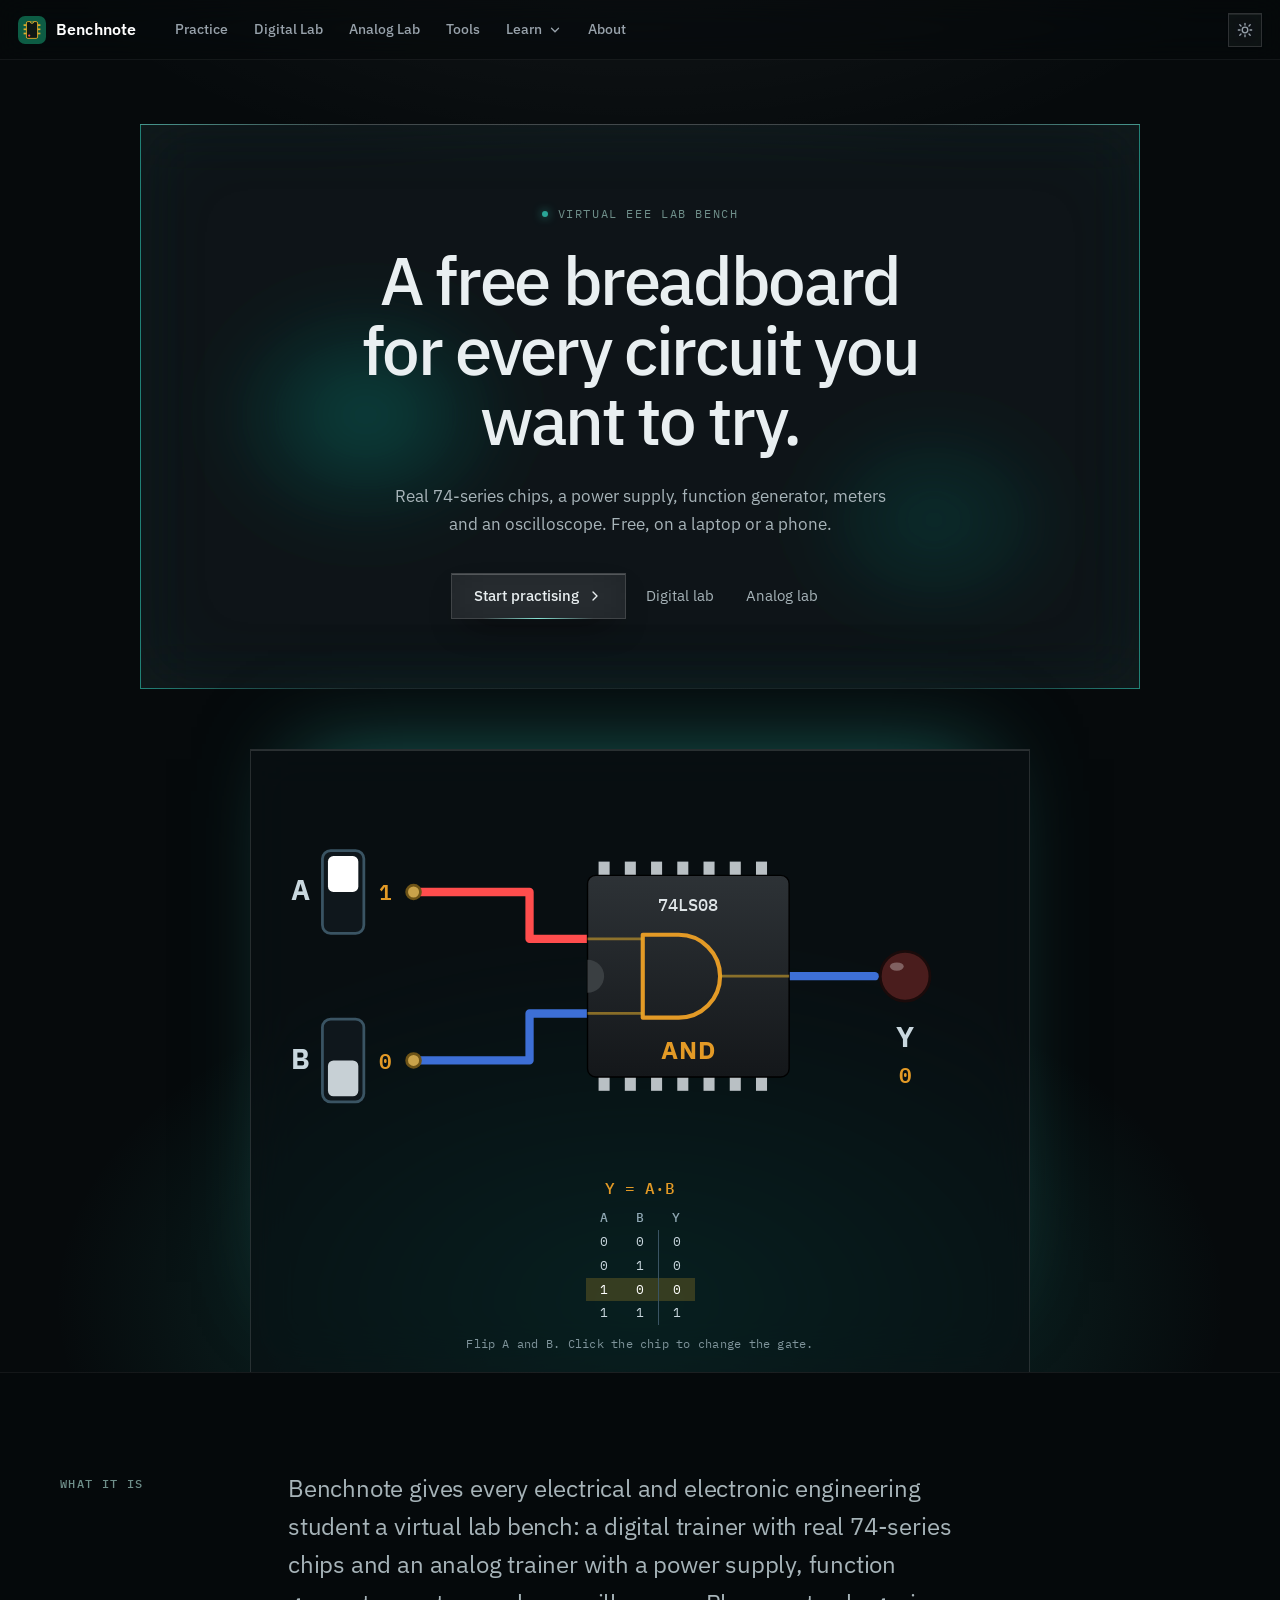
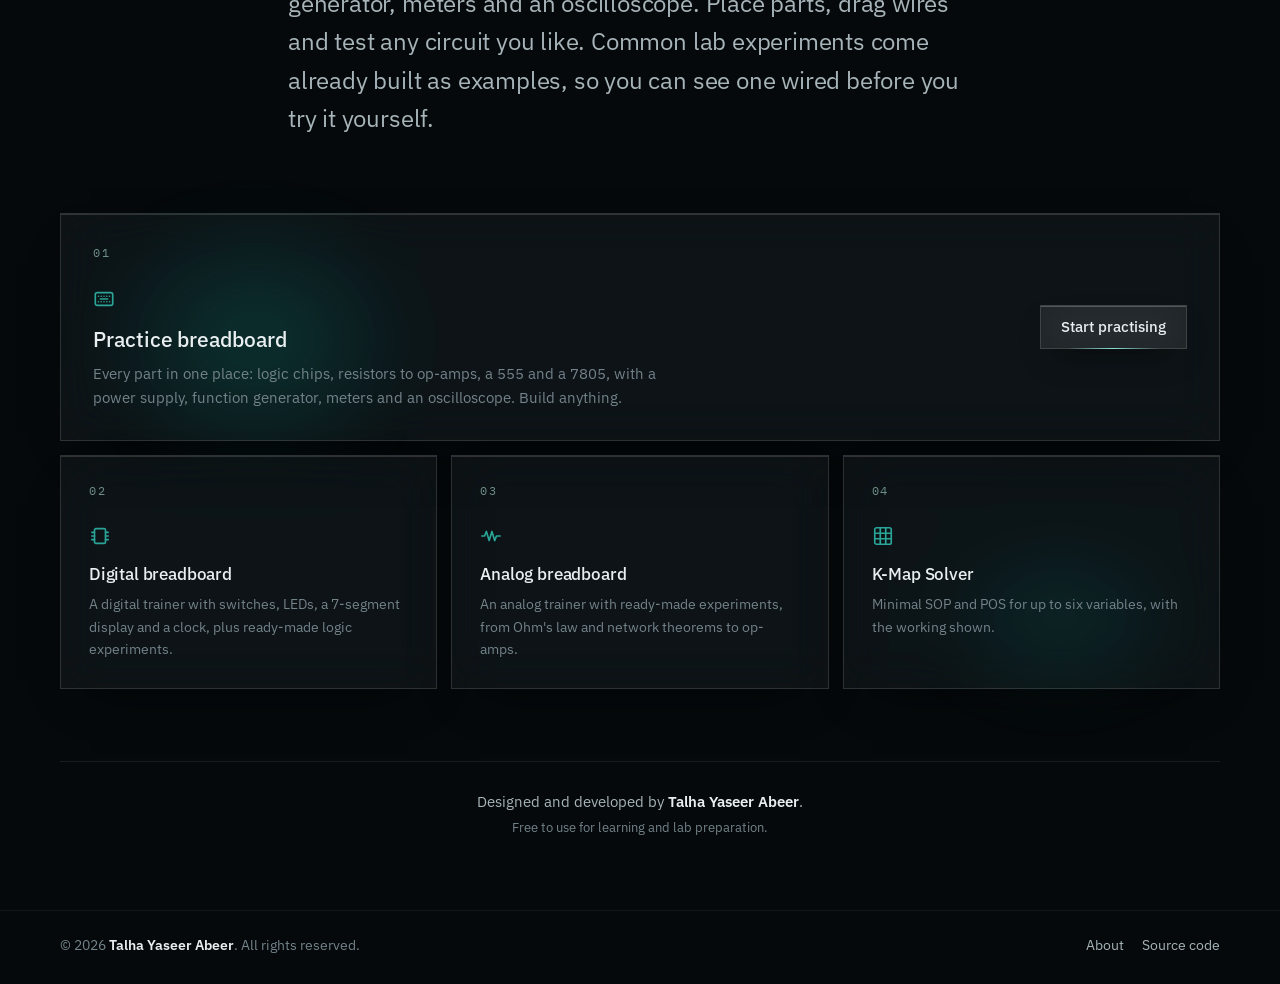
<file: index.html>
<!doctype html>
<html lang="en" data-theme="dark">
<head>
  <meta charset="utf-8">
  <meta name="viewport" content="width=device-width, initial-scale=1">
  <title>Benchnote · Virtual EEE lab</title>
  <meta name="description" content="A free virtual breadboard for EEE students: build any digital or analog circuit with real chips, parts and instruments. Common lab experiments included as ready-made examples.">
  <meta name="author" content="Talha Yaseer Abeer">
  <link rel="manifest" href="manifest.webmanifest">
  <link rel="apple-touch-icon" href="assets/apple-touch-icon.png">
  <meta name="theme-color" content="#15191d">
  <link rel="icon" href="assets/favicon.svg" type="image/svg+xml">
  <link rel="preconnect" href="https://fonts.googleapis.com">
  <link rel="preconnect" href="https://fonts.gstatic.com" crossorigin>
  <link href="https://fonts.googleapis.com/css2?family=IBM+Plex+Sans:ital,wght@0,400;0,500;0,600;0,700;1,400&family=IBM+Plex+Mono:wght@400;500;600&display=swap" rel="stylesheet">
  <link rel="stylesheet" href="css/base.css">
  <link rel="stylesheet" href="css/home.css">
</head>
<body class="page-home">
  <main>
    <section class="hero">
      <div class="hero__light" aria-hidden="true"></div>
      <div class="wrap hero__stage">
        <p class="hero__eyebrow"><span class="hero__dot" aria-hidden="true"></span>Virtual EEE lab bench</p>
        <h1>A free breadboard for every circuit you want to try.</h1>
        <p class="hero__lede">Real 74-series chips, a power supply, function generator, meters and an oscilloscope. Free, on a laptop or a phone.</p>
        <div class="hero__cta">
          <a class="btn-glass" href="practice.html">Start practising<svg viewBox="0 0 24 24" width="16" height="16" fill="none" stroke="currentColor" stroke-width="2" stroke-linecap="round" stroke-linejoin="round" aria-hidden="true"><path d="m9 6 6 6-6 6"/></svg></a>
          <a class="hero__link" href="digital.html">Digital lab</a>
          <a class="hero__link" href="analog.html">Analog lab</a>
        </div>
      </div>
      <div class="wrap hero__device">
        <figure class="demo" aria-label="Try a logic gate">
          <div id="demo"></div>
          <figcaption>Flip A and B. Click the chip to change the gate.</figcaption>
        </figure>
      </div>
    </section>

    <section class="wrap intro" aria-label="About Benchnote">
      <p class="intro__label">What it is</p>
      <p class="intro__text">Benchnote gives every electrical and electronic engineering student a virtual lab bench: a digital trainer with real 74-series chips and an analog trainer with a power supply, function generator, meters and an oscilloscope. Place parts, drag wires and test any circuit you like. Common lab experiments come already built as examples, so you can see one wired before you try it yourself.</p>
    </section>

    <section class="wrap entry" aria-label="Sections">
      <a class="entry__card entry__card--main" href="practice.html">
        <span class="entry__icon" aria-hidden="true"><svg viewBox="0 0 24 24" fill="none" stroke="currentColor" stroke-width="1.8" stroke-linecap="round"><rect x="2.5" y="5" width="19" height="14" rx="2"/><path d="M6 9h.01M9 9h.01M12 9h.01M15 9h.01M18 9h.01M6 15h.01M9 15h.01M12 15h.01M15 15h.01M18 15h.01M8 12h8"/></svg></span>
        <span class="entry__title">Practice breadboard</span>
        <span class="entry__text">Every part in one place: logic chips, resistors to op-amps, a 555 and a 7805, with a power supply, function generator, meters and an oscilloscope. Build anything.</span>
        <span class="entry__go">Start practising</span>
      </a>
      <a class="entry__card" href="digital.html">
        <span class="entry__icon" aria-hidden="true"><svg viewBox="0 0 24 24" fill="none" stroke="currentColor" stroke-width="1.8" stroke-linecap="round" stroke-linejoin="round"><rect x="6" y="4" width="12" height="16" rx="1.5"/><path d="M3 8h3M3 12h3M3 16h3M18 8h3M18 12h3M18 16h3"/></svg></span>
        <span class="entry__title">Digital breadboard</span>
        <span class="entry__text">A digital trainer with switches, LEDs, a 7-segment display and a clock, plus ready-made logic experiments.</span>
      </a>
      <a class="entry__card" href="analog.html">
        <span class="entry__icon" aria-hidden="true"><svg viewBox="0 0 24 24" fill="none" stroke="currentColor" stroke-width="1.8" stroke-linecap="round" stroke-linejoin="round"><path d="M2 12h3l2-5 3 10 3-10 3 10 2-5h4"/></svg></span>
        <span class="entry__title">Analog breadboard</span>
        <span class="entry__text">An analog trainer with ready-made experiments, from Ohm's law and network theorems to op-amps.</span>
      </a>
      <a class="entry__card" href="kmap.html">
        <span class="entry__icon" aria-hidden="true"><svg viewBox="0 0 24 24" fill="none" stroke="currentColor" stroke-width="1.8" stroke-linecap="round"><rect x="3" y="3" width="18" height="18" rx="2"/><path d="M9 3v18M15 3v18M3 9h18M3 15h18"/></svg></span>
        <span class="entry__title">K-Map Solver</span>
        <span class="entry__text">Minimal SOP and POS for up to six variables, with the working shown.</span>
      </a>
    </section>

    <section class="wrap credit" aria-label="Credits">
      <p>Designed and developed by <strong>Talha Yaseer Abeer</strong>.</p>
      <p class="credit__small">Free to use for learning and lab preparation.</p>
    </section>
  </main>
  <script type="module" src="js/home.js"></script>
</body>
</html>
</file>
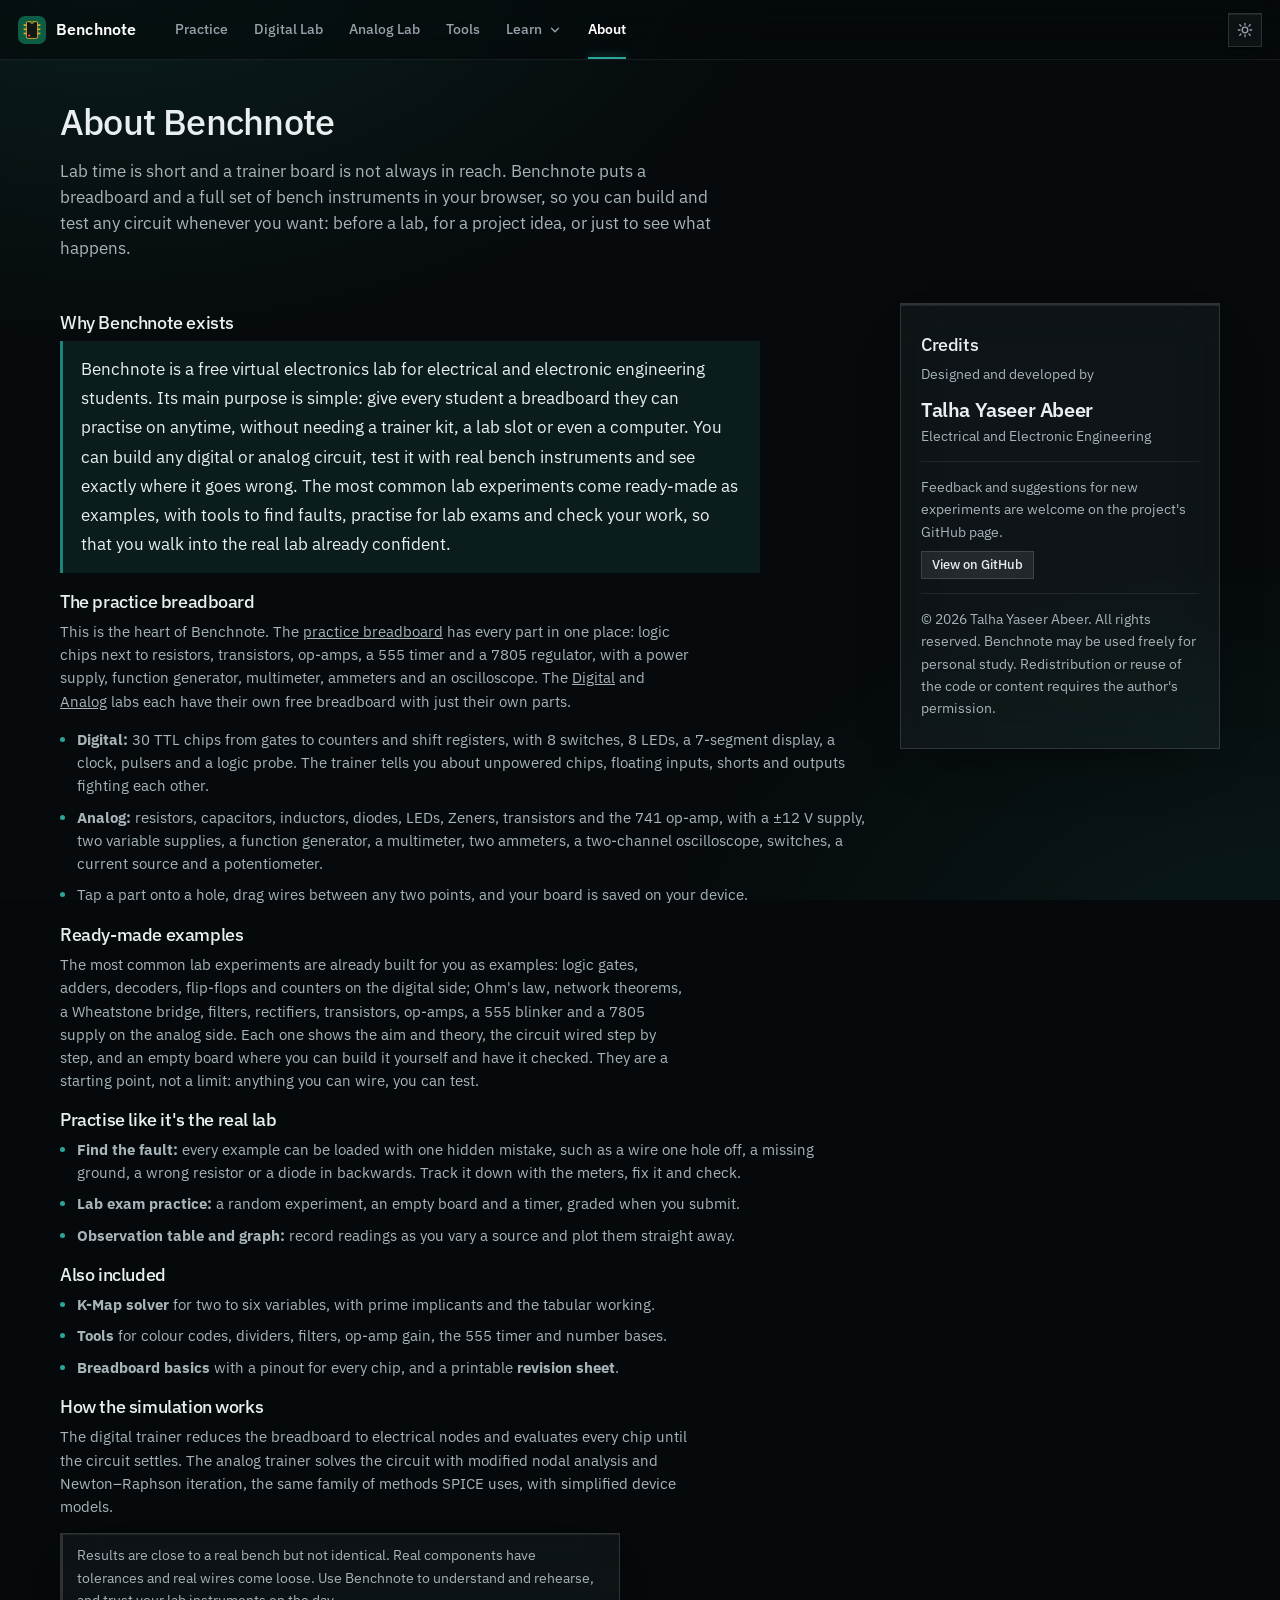
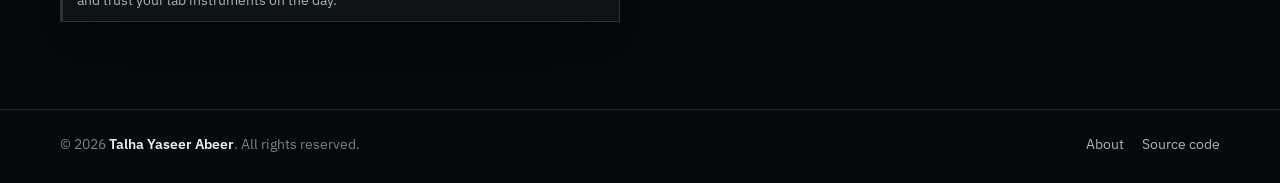
<file: about.html>
<!doctype html>
<html lang="en" data-theme="dark">
<head>
  <meta charset="utf-8">
  <meta name="viewport" content="width=device-width, initial-scale=1">
  <title>About · Benchnote</title>
  <meta name="description" content="Why Benchnote exists, what it covers, how the simulators work, and who made it.">
  <meta name="author" content="Talha Yaseer Abeer">
  <link rel="manifest" href="manifest.webmanifest">
  <link rel="apple-touch-icon" href="assets/apple-touch-icon.png">
  <meta name="theme-color" content="#15191d">
  <link rel="icon" href="assets/favicon.svg" type="image/svg+xml">
  <link rel="preconnect" href="https://fonts.googleapis.com">
  <link rel="preconnect" href="https://fonts.gstatic.com" crossorigin>
  <link href="https://fonts.googleapis.com/css2?family=IBM+Plex+Sans:ital,wght@0,400;0,500;0,600;0,700;1,400&family=IBM+Plex+Mono:wght@400;500;600&display=swap" rel="stylesheet">
  <link rel="stylesheet" href="css/base.css">
  <link rel="stylesheet" href="css/guide.css">
</head>
<body>
  <main class="wrap about">
    <header class="page-head">
      <h1>About Benchnote</h1>
      <p>Lab time is short and a trainer board is not always in reach. Benchnote puts a breadboard and a full set of bench instruments in your browser, so you can build and test any circuit whenever you want: before a lab, for a project idea, or just to see what happens.</p>
    </header>

    <div class="about-grid">
      <section>
        <h2>Why Benchnote exists</h2>
        <p class="about-purpose">Benchnote is a free virtual electronics lab for electrical and electronic engineering students. Its main purpose is simple: give every student a breadboard they can practise on anytime, without needing a trainer kit, a lab slot or even a computer. You can build any digital or analog circuit, test it with real bench instruments and see exactly where it goes wrong. The most common lab experiments come ready-made as examples, with tools to find faults, practise for lab exams and check your work, so that you walk into the real lab already confident.</p>

        <h2>The practice breadboard</h2>
        <p>This is the heart of Benchnote. The <a href="practice.html">practice breadboard</a> has every part in one place: logic chips next to resistors, transistors, op-amps, a 555 timer and a 7805 regulator, with a power supply, function generator, multimeter, ammeters and an oscilloscope. The <a href="digital.html">Digital</a> and <a href="analog.html">Analog</a> labs each have their own free breadboard with just their own parts.</p>
        <ul class="g-list">
          <li><strong>Digital:</strong> 30 TTL chips from gates to counters and shift registers, with 8 switches, 8 LEDs, a 7-segment display, a clock, pulsers and a logic probe. The trainer tells you about unpowered chips, floating inputs, shorts and outputs fighting each other.</li>
          <li><strong>Analog:</strong> resistors, capacitors, inductors, diodes, LEDs, Zeners, transistors and the 741 op-amp, with a ±12 V supply, two variable supplies, a function generator, a multimeter, two ammeters, a two-channel oscilloscope, switches, a current source and a potentiometer.</li>
          <li>Tap a part onto a hole, drag wires between any two points, and your board is saved on your device.</li>
        </ul>

        <h2>Ready-made examples</h2>
        <p>The most common lab experiments are already built for you as examples: logic gates, adders, decoders, flip-flops and counters on the digital side; Ohm's law, network theorems, a Wheatstone bridge, filters, rectifiers, transistors, op-amps, a 555 blinker and a 7805 supply on the analog side. Each one shows the aim and theory, the circuit wired step by step, and an empty board where you can build it yourself and have it checked. They are a starting point, not a limit: anything you can wire, you can test.</p>

        <h2>Practise like it's the real lab</h2>
        <ul class="g-list">
          <li><strong>Find the fault:</strong> every example can be loaded with one hidden mistake, such as a wire one hole off, a missing ground, a wrong resistor or a diode in backwards. Track it down with the meters, fix it and check.</li>
          <li><strong>Lab exam practice:</strong> a random experiment, an empty board and a timer, graded when you submit.</li>
          <li><strong>Observation table and graph:</strong> record readings as you vary a source and plot them straight away.</li>
        </ul>

        <h2>Also included</h2>
        <ul class="g-list">
          <li><strong>K-Map solver</strong> for two to six variables, with prime implicants and the tabular working.</li>
          <li><strong>Tools</strong> for colour codes, dividers, filters, op-amp gain, the 555 timer and number bases.</li>
          <li><strong>Breadboard basics</strong> with a pinout for every chip, and a printable <strong>revision sheet</strong>.</li>
        </ul>

        <h2>How the simulation works</h2>
        <p>The digital trainer reduces the breadboard to electrical nodes and evaluates every chip until the circuit settles. The analog trainer solves the circuit with modified nodal analysis and Newton–Raphson iteration, the same family of methods SPICE uses, with simplified device models.</p>
        <p class="note">Results are close to a real bench but not identical. Real components have tolerances and real wires come loose. Use Benchnote to understand and rehearse, and trust your lab instruments on the day.</p>
      </section>

      <aside class="about-card">
        <h2>Credits</h2>
        <p>Designed and developed by</p>
        <p class="about-name">Talha Yaseer Abeer</p>
        <p class="hint">Electrical and Electronic Engineering</p>
        <hr>
        <p>Feedback and suggestions for new experiments are welcome on the project's GitHub page.</p>
        <a class="btn btn--sm" href="https://github.com/abeeryaseer24/Hardware-Simulator">View on GitHub</a>
        <hr>
        <p class="hint">© 2026 Talha Yaseer Abeer. All rights reserved. Benchnote may be used freely for personal study. Redistribution or reuse of the code or content requires the author's permission.</p>
      </aside>
    </div>
  </main>
  <script type="module">
    import { mountChrome, mountFooter } from './js/shared/site.js';
    mountChrome('about');
    mountFooter();
  </script>
</body>
</html>
</file>
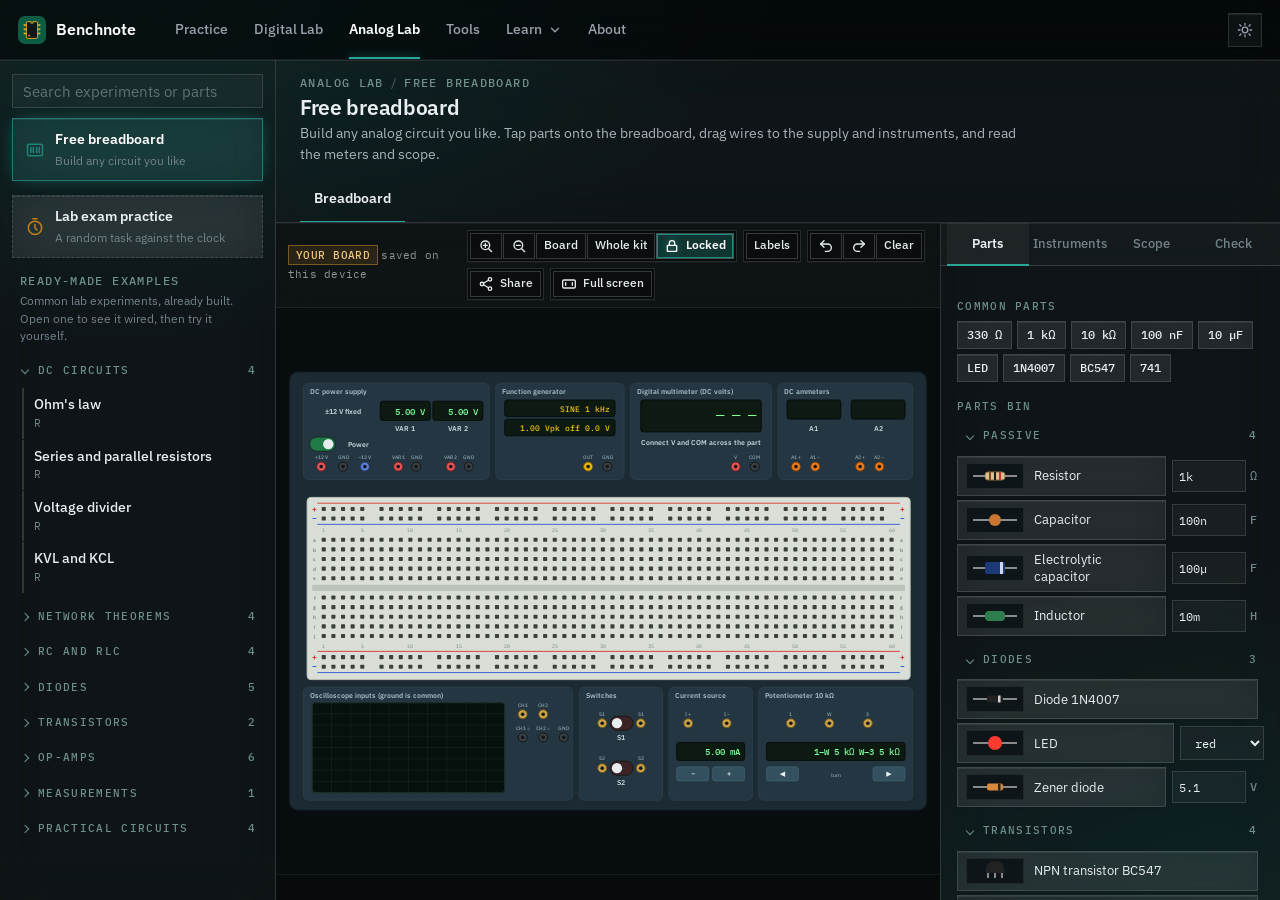
<file: analog.html>
<!doctype html>
<html lang="en" data-theme="dark">
<head>
  <meta charset="utf-8">
  <meta name="viewport" content="width=device-width, initial-scale=1">
  <title>Analog Lab · Benchnote</title>
  <meta name="description" content="A free analog breadboard with a power supply, function generator, multimeter, ammeters and oscilloscope. Build any circuit; common experiments included as examples.">
  <meta name="author" content="Talha Yaseer Abeer">
  <link rel="manifest" href="manifest.webmanifest">
  <link rel="apple-touch-icon" href="assets/apple-touch-icon.png">
  <meta name="theme-color" content="#15191d">
  <link rel="icon" href="assets/favicon.svg" type="image/svg+xml">
  <link rel="preconnect" href="https://fonts.googleapis.com">
  <link rel="preconnect" href="https://fonts.gstatic.com" crossorigin>
  <link href="https://fonts.googleapis.com/css2?family=IBM+Plex+Sans:ital,wght@0,400;0,500;0,600;0,700;1,400&family=IBM+Plex+Mono:wght@400;500;600&display=swap" rel="stylesheet">
  <link rel="stylesheet" href="css/base.css">
  <link rel="stylesheet" href="css/lab.css">
  <link rel="stylesheet" href="css/trainer.css">
  <link rel="stylesheet" href="css/analog-lab.css">
</head>
<body class="lab-page">
  <div class="lab">
    <aside class="lab-side" id="side" aria-label="Experiments">
      <input class="input side-search" id="search" type="search" placeholder="Search experiments or parts" aria-label="Search experiments">
      <button class="side-free" id="freeBtn">
        <svg viewBox="0 0 24 24" fill="none" stroke="currentColor" stroke-width="1.8" stroke-linecap="round"><rect x="3" y="5" width="18" height="14" rx="2"/><path d="M7 9v6M10 9v6M14 9v6M17 9v6"/></svg>
        <span>Free breadboard<small>Build any circuit you like</small></span>
      </button>
      <button class="side-free side-exam" id="examBtn">
        <svg viewBox="0 0 24 24" fill="none" stroke="currentColor" stroke-width="1.8" stroke-linecap="round"><circle cx="12" cy="13" r="8"/><path d="M12 9v4l2.5 2.5M9.5 2h5"/></svg>
        <span>Lab exam practice<small>A random task against the clock</small></span>
      </button>
      <p class="side-head">Ready-made examples</p>
      <p class="side-sub">Common lab experiments, already built. Open one to see it wired, then try it yourself.</p>
      <div id="expList"></div>
    </aside>

    <main class="lab-main">
      <header class="lab-head">
        <div class="crumbs"><button class="btn btn--sm side-toggle" id="sideBtn">Experiments</button><span>Analog Lab</span><span class="sep">/</span><span id="crumbGroup"></span></div>
        <div class="head-row">
          <div>
            <h1 id="title"></h1>
            <p class="aim" id="aim"></p>
          </div>
        </div>
        <div class="lab-tabs" role="tablist" id="tabs">
          <button role="tab" data-view="overview" aria-selected="true"><span class="num">1</span>Overview</button>
          <button role="tab" data-view="reference" aria-selected="false"><span class="num">2</span>Reference build</button>
          <button role="tab" data-view="practice" aria-selected="false"><span class="num">3</span>Practice</button>
          <button role="tab" data-view="fault" aria-selected="false"><span class="num">4</span>Find the fault</button>
        </div>
      </header>

      <section class="lab-view" data-pane="overview" id="overview"></section>

      <section class="lab-view is-bench" data-pane="reference" hidden>
        <div class="stages">
          <div class="pane is-readonly">
            <div class="pane-label"><span><span class="pill ref">Reference</span> Fully wired and running. Change the instruments; the wiring is locked.</span><span class="pane-tools" id="refTools"></span></div>
            <div class="board-host" id="refHost"></div>
            <div class="status-line" id="refStatus"></div>
          </div>
        </div>
        <aside class="lab-panel">
          <div class="panel-tabs" role="tablist" data-group="ref">
            <button role="tab" data-rt="steps" aria-selected="true">Wiring steps</button>
            <button role="tab" data-rt="try" aria-selected="false">Instruments</button>
            <button role="tab" data-rt="scope" aria-selected="false">Scope</button>
            <button role="tab" data-rt="inspect" aria-selected="false">Inspect</button>
          </div>
          <div class="panel-body" data-rp="steps" id="refSteps"></div>
          <div class="panel-body" data-rp="try" id="refTry" hidden></div>
          <div class="panel-body" data-rp="scope" id="refScope" hidden></div>
          <div class="panel-body" data-rp="inspect" id="refInspect" hidden></div>
        </aside>
      </section>

      <section class="lab-view is-bench" data-pane="practice" hidden>
        <div class="stages split" id="split">
          <div class="pane pane-ref is-readonly">
            <div class="pane-label"><span><span class="pill ref">Reference</span> read-only</span><button id="hideRef">Hide reference</button></div>
            <div class="board-host" id="miniHost"></div>
          </div>
          <div class="pane">
            <div class="pane-label"><span><span class="pill you">Your board</span> <span id="saveState" class="save-state"></span></span><span class="pane-tools" id="myTools"></span><button id="showRef" hidden>Show reference</button></div>
            <div class="board-host" id="myHost"></div>
            <div class="status-line" id="myStatus"></div>
          </div>
        </div>
        <aside class="lab-panel">
          <div class="panel-tabs" role="tablist" data-group="my">
            <button role="tab" data-mt="task" aria-selected="false" hidden>Task</button>
            <button role="tab" data-mt="parts" aria-selected="true">Parts</button>
            <button role="tab" data-mt="steps" aria-selected="false">Steps</button>
            <button role="tab" data-mt="meters" aria-selected="false">Instruments</button>
            <button role="tab" data-mt="scope" aria-selected="false">Scope</button>
            <button role="tab" data-mt="check" aria-selected="false">Check <span class="badge" id="issueBadge" hidden>0</span></button>
          </div>
          <div class="panel-body" data-mp="task" id="myTask" hidden></div>
          <div class="panel-body" data-mp="parts" id="myParts"></div>
          <div class="panel-body" data-mp="steps" id="mySteps" hidden></div>
          <div class="panel-body" data-mp="meters" id="myMeters" hidden></div>
          <div class="panel-body" data-mp="scope" id="myScope" hidden></div>
          <div class="panel-body" data-mp="check" id="myCheck" hidden></div>
        </aside>
      </section>
    </main>
  </div>
  <script type="module" src="js/analog-lab.js"></script>
</body>
</html>
</file>
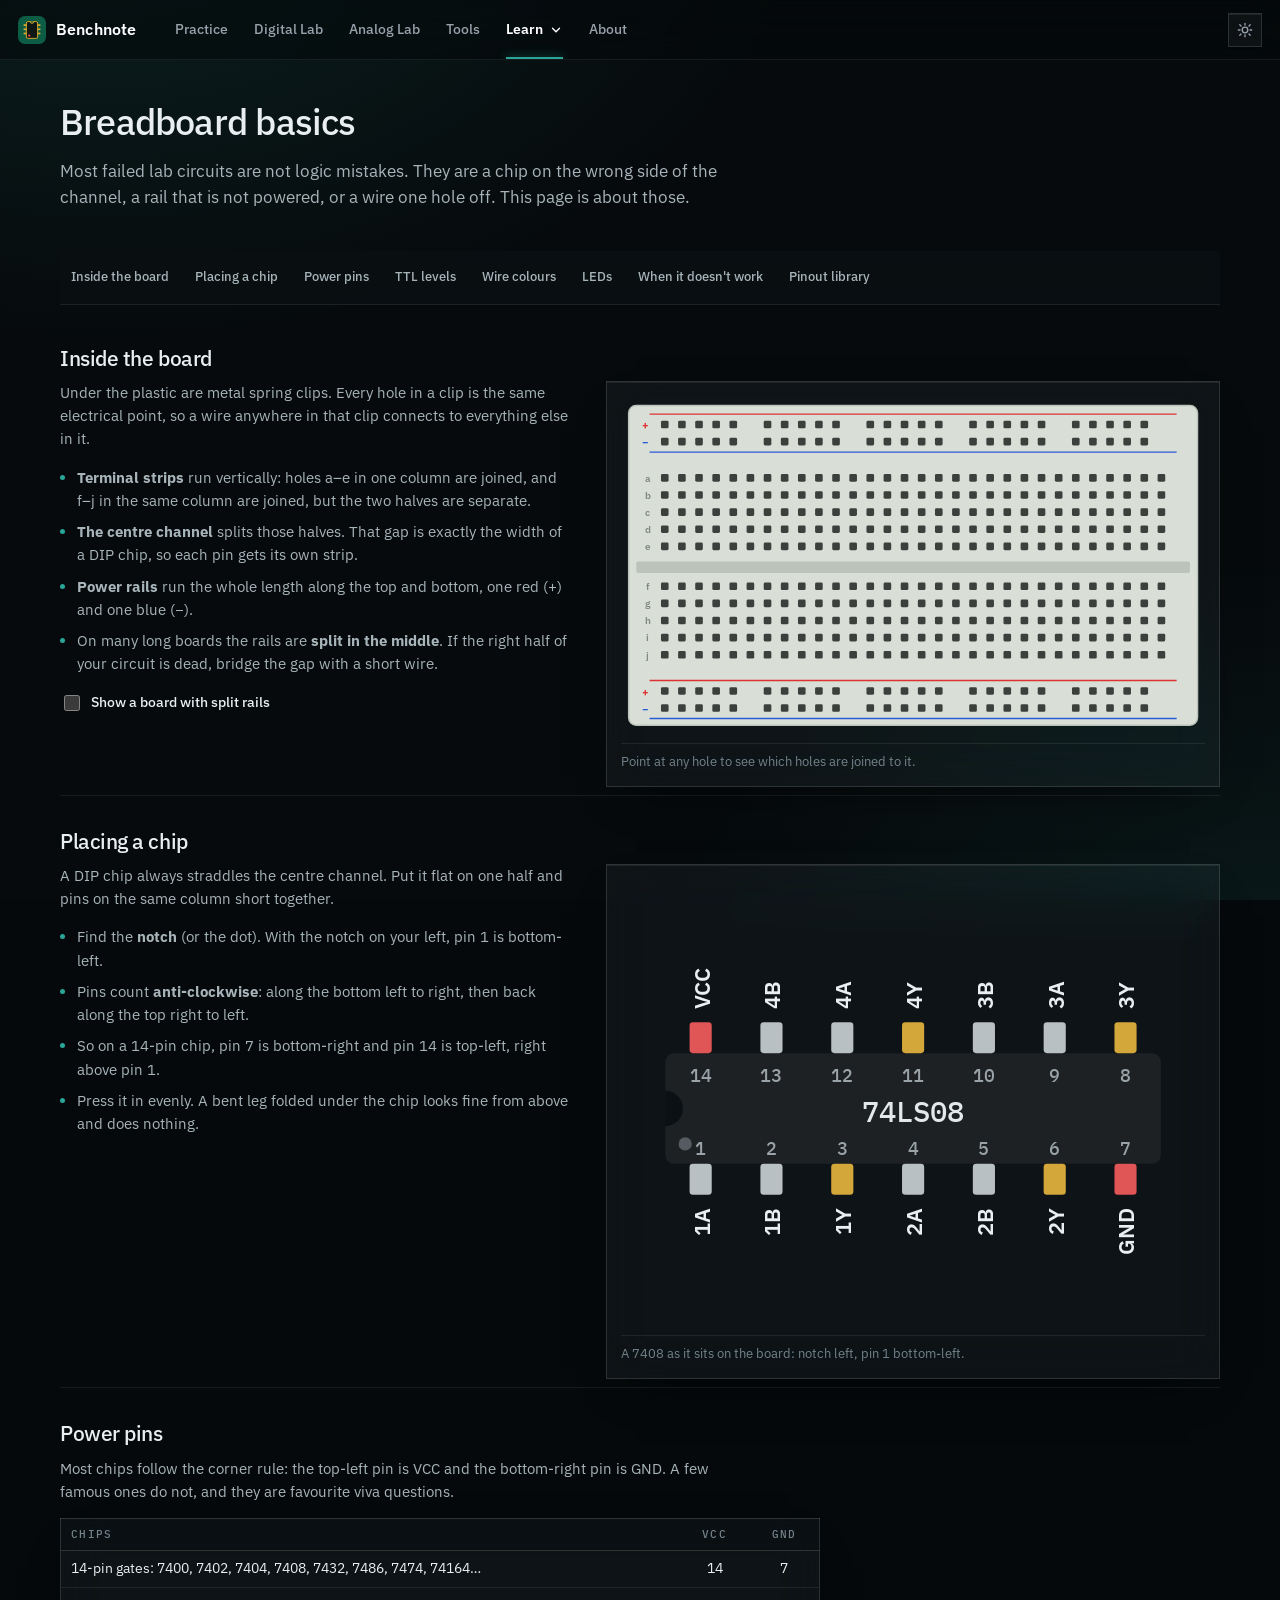
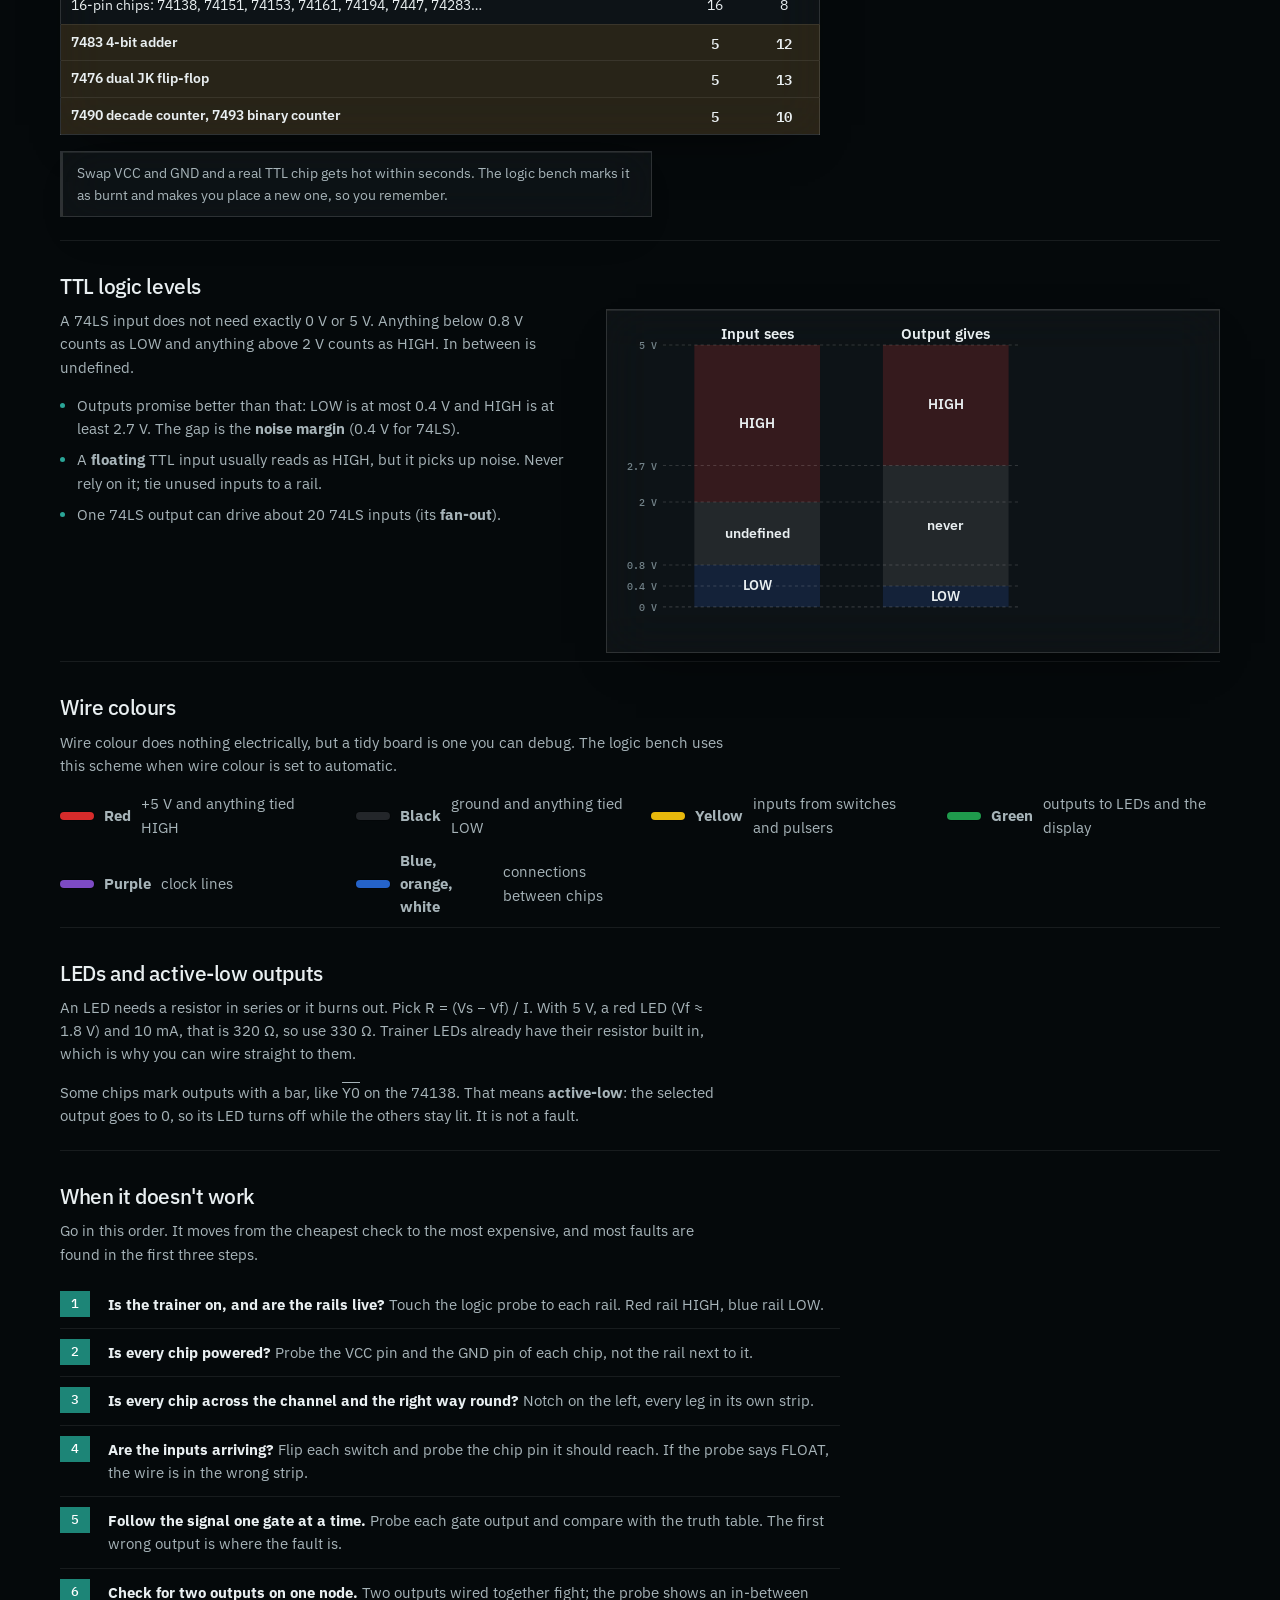
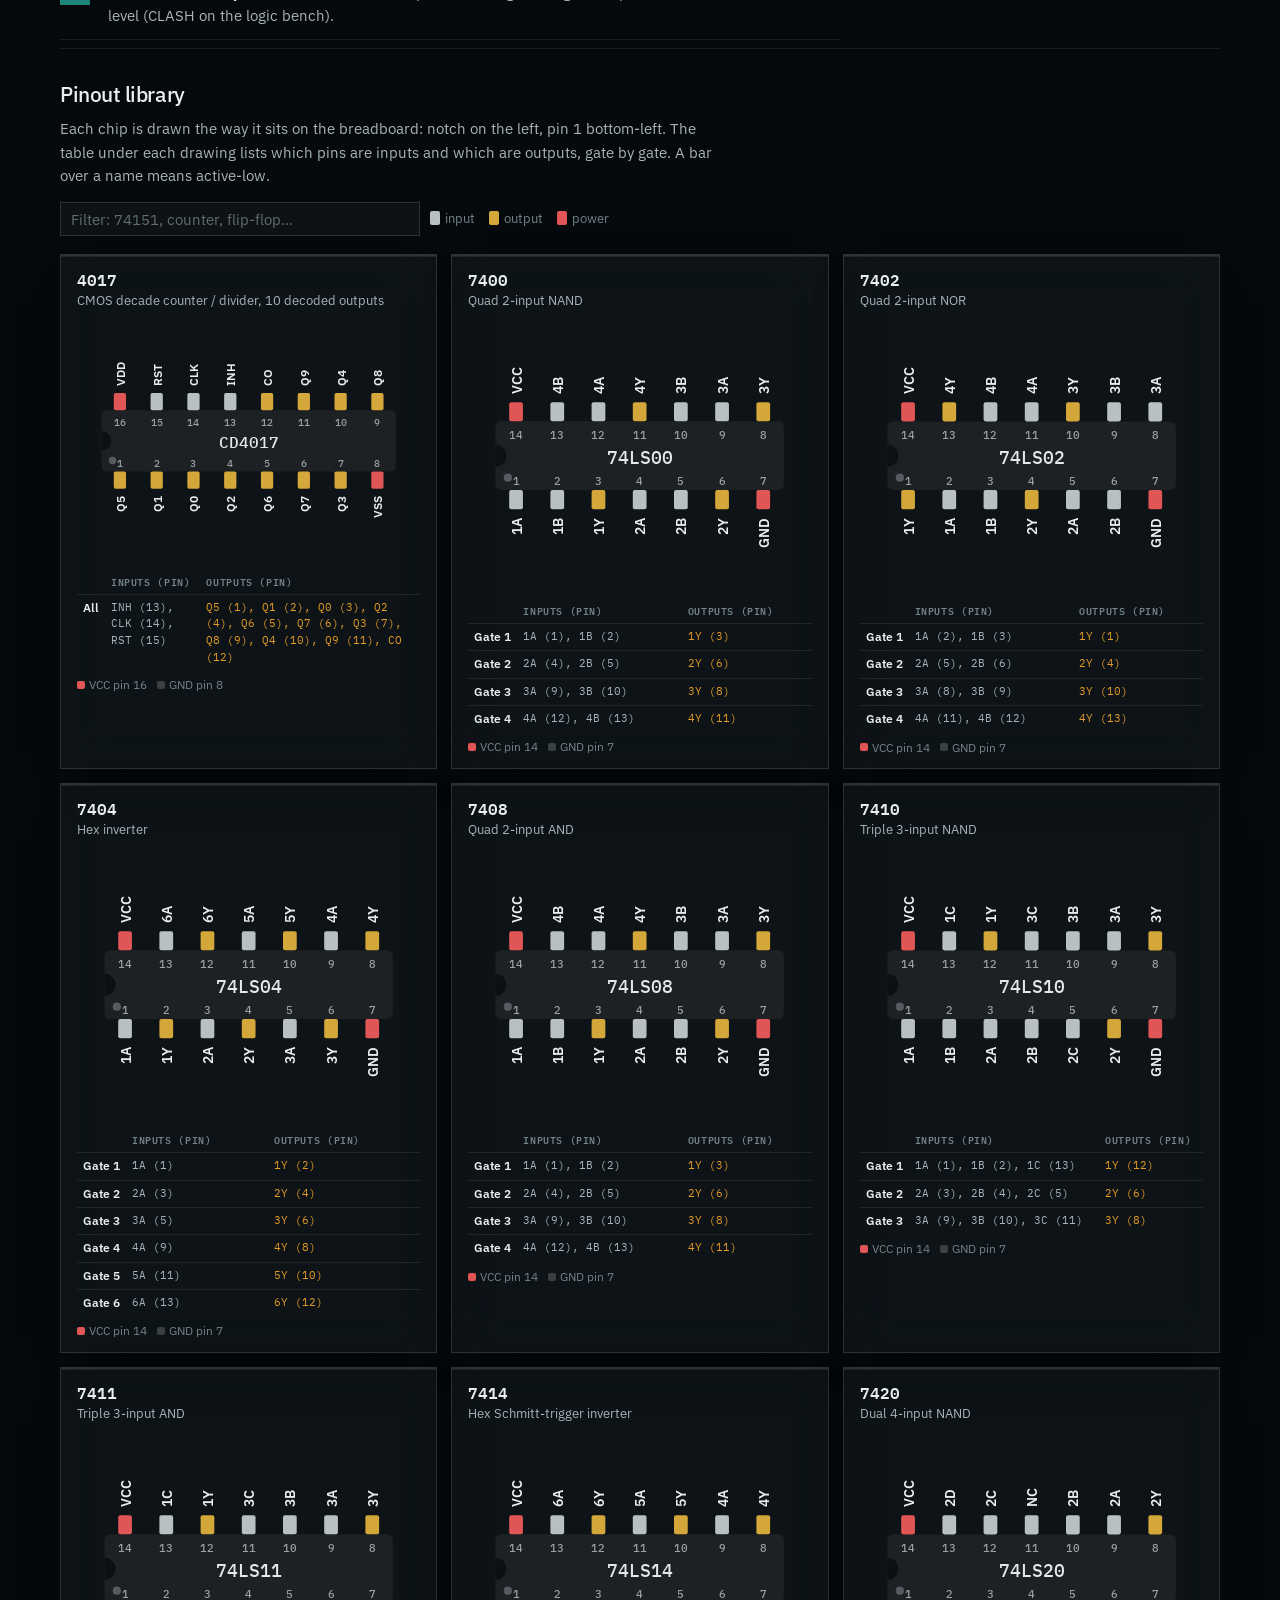
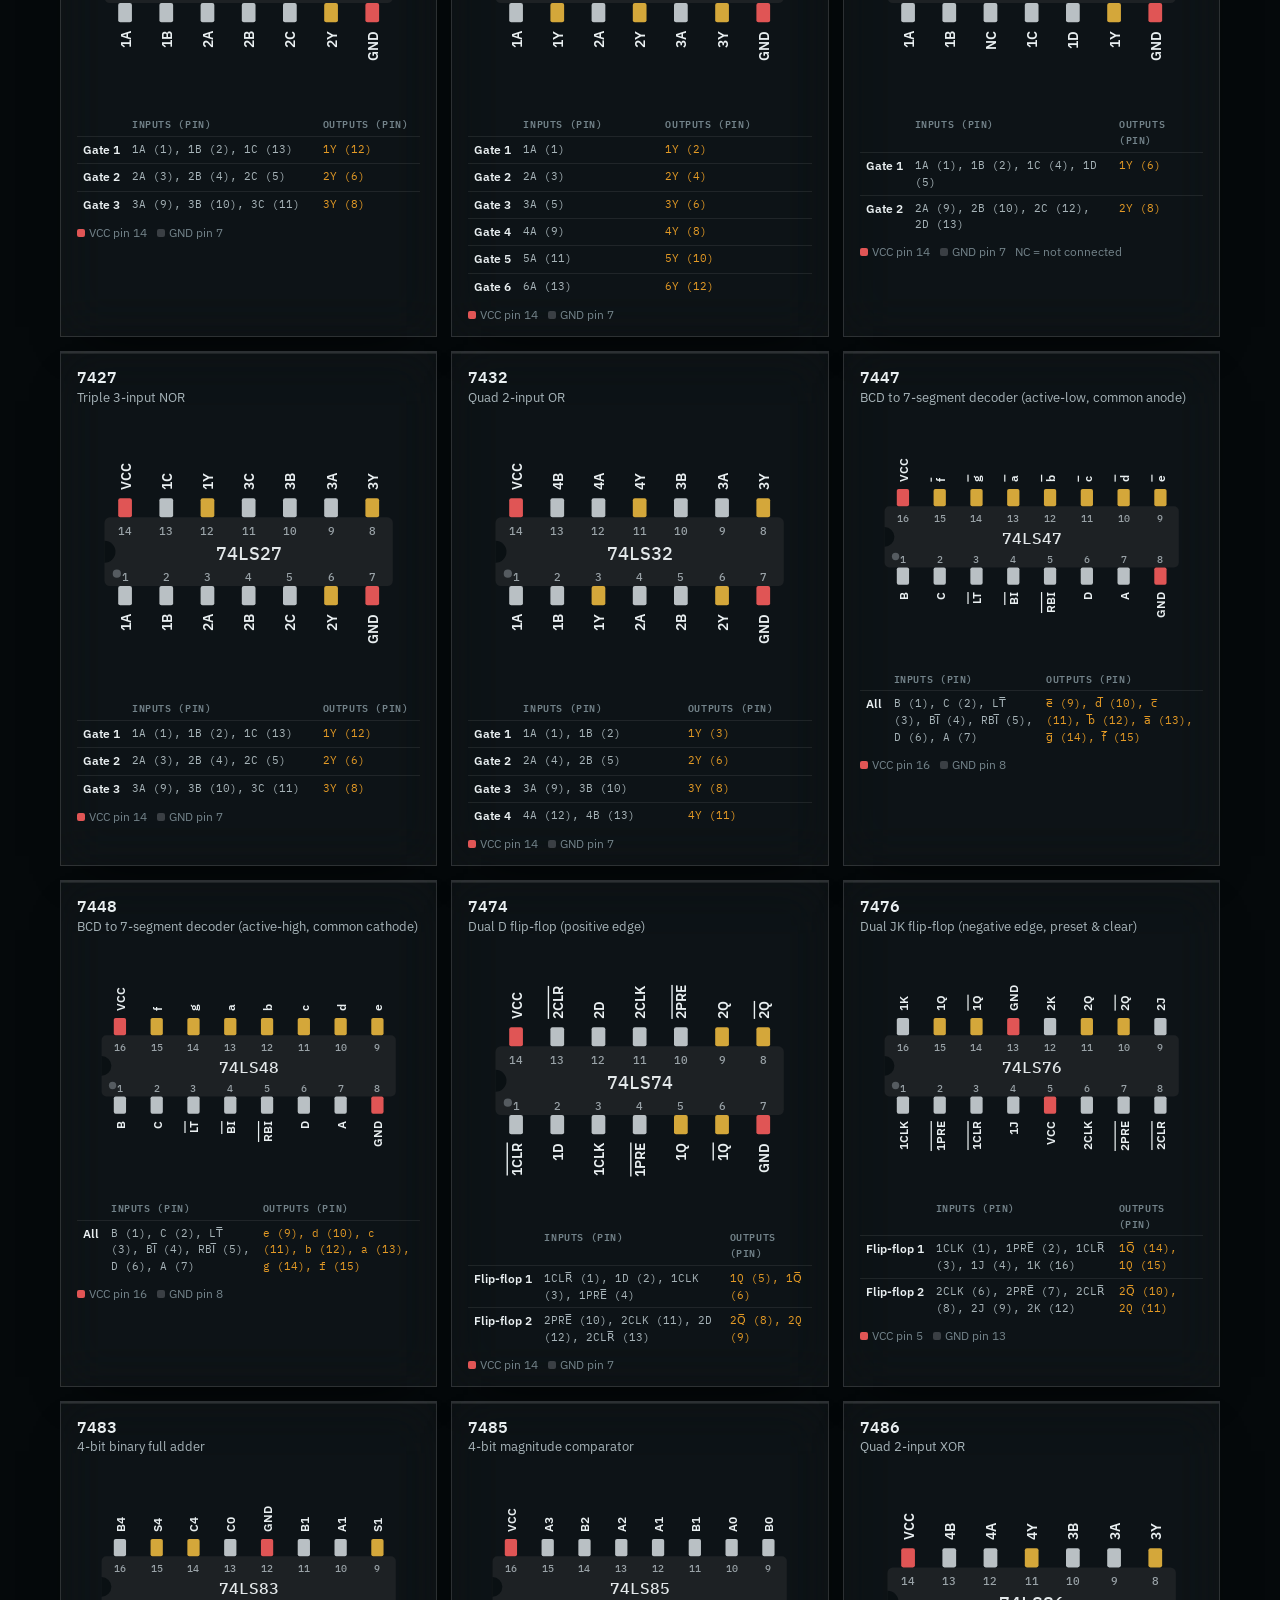
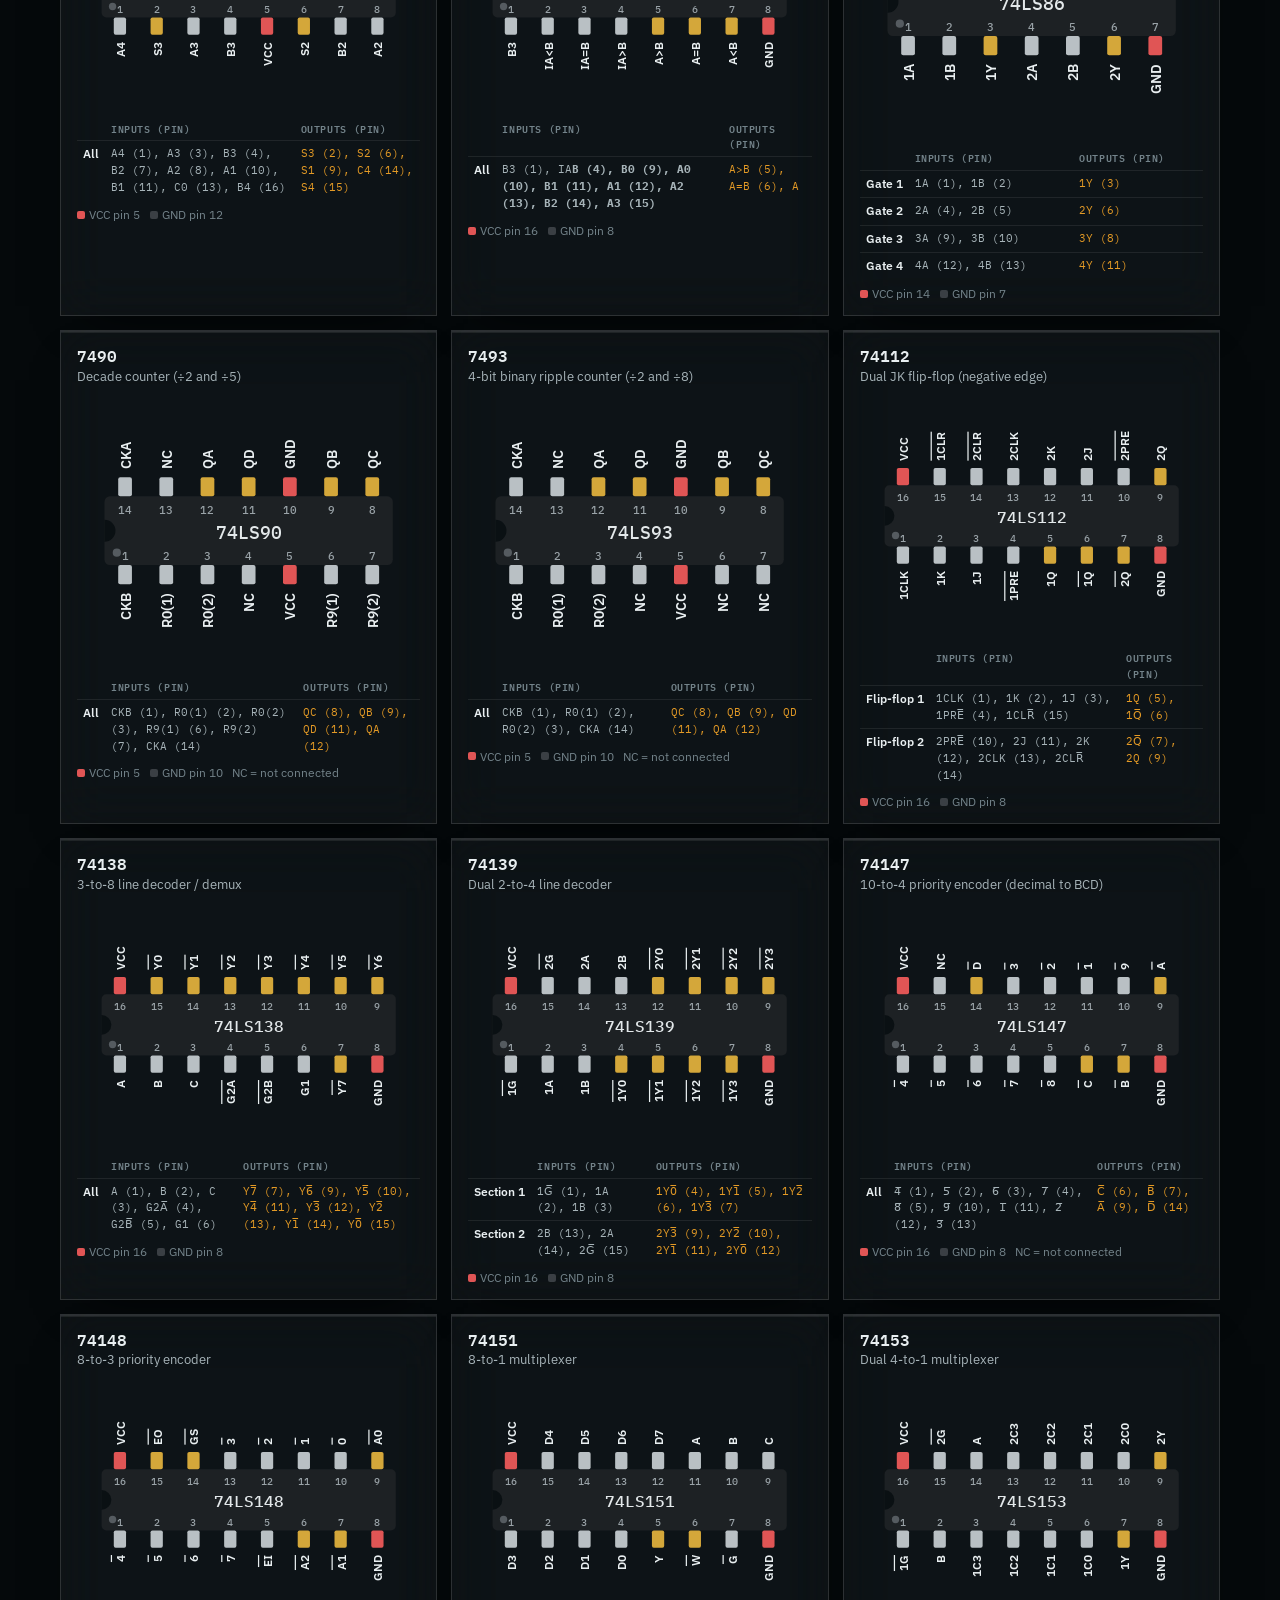
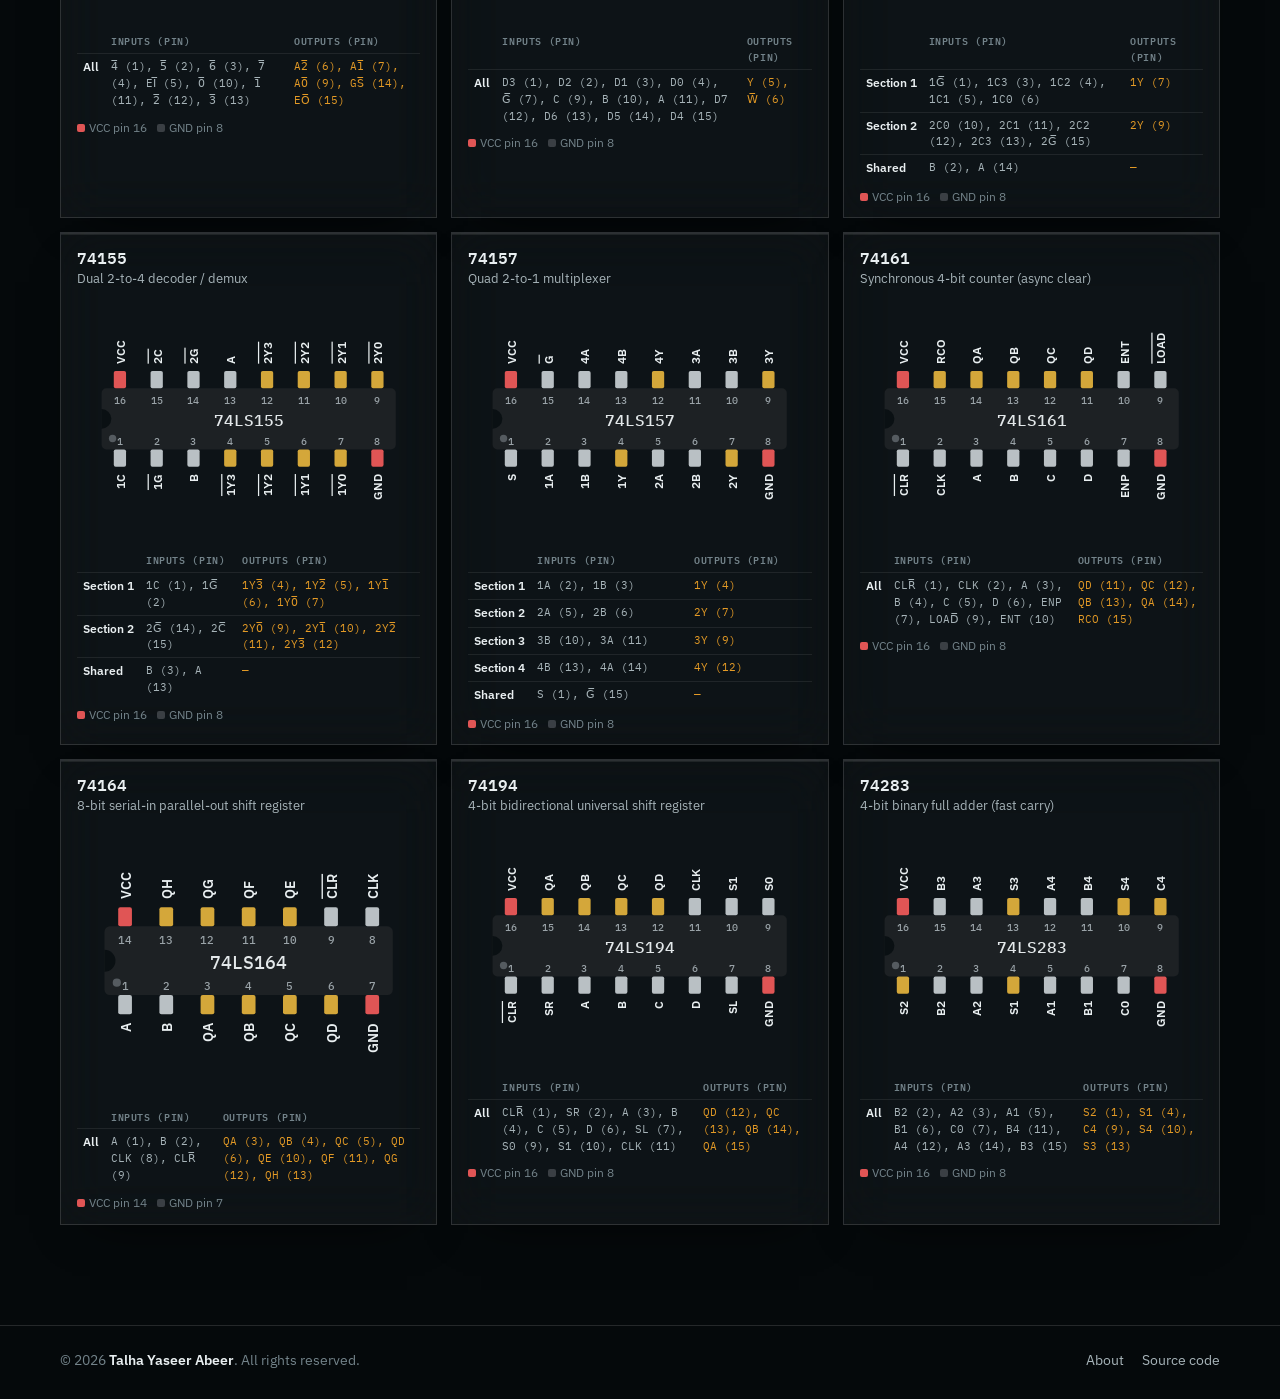
<file: breadboard.html>
<!doctype html>
<html lang="en" data-theme="dark">
<head>
  <meta charset="utf-8">
  <meta name="viewport" content="width=device-width, initial-scale=1">
  <title>Breadboard basics · Benchnote</title>
  <meta name="description" content="How a breadboard is wired inside, where a DIP chip goes, pin numbering, TTL logic levels, wire colours, debugging steps and pinouts for every 74xx chip.">
  <link rel="manifest" href="manifest.webmanifest">
  <link rel="apple-touch-icon" href="assets/apple-touch-icon.png">
  <meta name="theme-color" content="#15191d">
  <link rel="icon" href="assets/favicon.svg" type="image/svg+xml">
  <link rel="preconnect" href="https://fonts.googleapis.com">
  <link rel="preconnect" href="https://fonts.gstatic.com" crossorigin>
  <link href="https://fonts.googleapis.com/css2?family=IBM+Plex+Sans:ital,wght@0,400;0,500;0,600;0,700;1,400&family=IBM+Plex+Mono:wght@400;500;600&display=swap" rel="stylesheet">
  <link rel="stylesheet" href="css/base.css">
  <link rel="stylesheet" href="css/guide.css">
</head>
<body>
  <main class="wrap guide">
    <header class="page-head">
      <h1>Breadboard basics</h1>
      <p>Most failed lab circuits are not logic mistakes. They are a chip on the wrong side of the channel, a rail that is not powered, or a wire one hole off. This page is about those.</p>
    </header>

    <nav class="toc" aria-label="On this page">
      <a href="#inside">Inside the board</a>
      <a href="#chips">Placing a chip</a>
      <a href="#power">Power pins</a>
      <a href="#levels">TTL levels</a>
      <a href="#colours">Wire colours</a>
      <a href="#led">LEDs</a>
      <a href="#debug">When it doesn't work</a>
      <a href="#pinouts">Pinout library</a>
    </nav>

    <section id="inside" class="g-sec">
      <h2>Inside the board</h2>
      <div class="g-split">
        <div>
          <p>Under the plastic are metal spring clips. Every hole in a clip is the same electrical point, so a wire anywhere in that clip connects to everything else in it.</p>
          <ul class="g-list">
            <li><strong>Terminal strips</strong> run vertically: holes a–e in one column are joined, and f–j in the same column are joined, but the two halves are separate.</li>
            <li><strong>The centre channel</strong> splits those halves. That gap is exactly the width of a DIP chip, so each pin gets its own strip.</li>
            <li><strong>Power rails</strong> run the whole length along the top and bottom, one red (+) and one blue (−).</li>
            <li>On many long boards the rails are <strong>split in the middle</strong>. If the right half of your circuit is dead, bridge the gap with a short wire.</li>
          </ul>
          <label class="g-toggle"><input type="checkbox" id="splitRails"> Show a board with split rails</label>
        </div>
        <figure class="g-fig">
          <div id="anatomy"></div>
          <figcaption id="anatomyCap">Point at any hole to see which holes are joined to it.</figcaption>
        </figure>
      </div>
    </section>

    <section id="chips" class="g-sec">
      <h2>Placing a chip</h2>
      <div class="g-split">
        <div>
          <p>A DIP chip always straddles the centre channel. Put it flat on one half and pins on the same column short together.</p>
          <ul class="g-list">
            <li>Find the <strong>notch</strong> (or the dot). With the notch on your left, pin 1 is bottom-left.</li>
            <li>Pins count <strong>anti-clockwise</strong>: along the bottom left to right, then back along the top right to left.</li>
            <li>So on a 14-pin chip, pin 7 is bottom-right and pin 14 is top-left, right above pin 1.</li>
            <li>Press it in evenly. A bent leg folded under the chip looks fine from above and does nothing.</li>
          </ul>
        </div>
        <figure class="g-fig">
          <div id="dipFig"></div>
          <figcaption>A 7408 as it sits on the board: notch left, pin 1 bottom-left.</figcaption>
        </figure>
      </div>
    </section>

    <section id="power" class="g-sec">
      <h2>Power pins</h2>
      <p>Most chips follow the corner rule: the top-left pin is VCC and the bottom-right pin is GND. A few famous ones do not, and they are favourite viva questions.</p>
      <table class="table g-table">
        <thead><tr><th>Chips</th><th>VCC</th><th>GND</th></tr></thead>
        <tbody>
          <tr><td>14-pin gates: 7400, 7402, 7404, 7408, 7432, 7486, 7474, 74164…</td><td>14</td><td>7</td></tr>
          <tr><td>16-pin chips: 74138, 74151, 74153, 74161, 74194, 7447, 74283…</td><td>16</td><td>8</td></tr>
          <tr class="hl"><td>7483 4-bit adder</td><td>5</td><td>12</td></tr>
          <tr class="hl"><td>7476 dual JK flip-flop</td><td>5</td><td>13</td></tr>
          <tr class="hl"><td>7490 decade counter, 7493 binary counter</td><td>5</td><td>10</td></tr>
        </tbody>
      </table>
      <p class="note">Swap VCC and GND and a real TTL chip gets hot within seconds. The logic bench marks it as burnt and makes you place a new one, so you remember.</p>
    </section>

    <section id="levels" class="g-sec">
      <h2>TTL logic levels</h2>
      <div class="g-split">
        <div>
          <p>A 74LS input does not need exactly 0 V or 5 V. Anything below 0.8 V counts as LOW and anything above 2 V counts as HIGH. In between is undefined.</p>
          <ul class="g-list">
            <li>Outputs promise better than that: LOW is at most 0.4 V and HIGH is at least 2.7 V. The gap is the <strong>noise margin</strong> (0.4 V for 74LS).</li>
            <li>A <strong>floating</strong> TTL input usually reads as HIGH, but it picks up noise. Never rely on it; tie unused inputs to a rail.</li>
            <li>One 74LS output can drive about 20 74LS inputs (its <strong>fan-out</strong>).</li>
          </ul>
        </div>
        <figure class="g-fig"><div id="levelsFig"></div></figure>
      </div>
    </section>

    <section id="colours" class="g-sec">
      <h2>Wire colours</h2>
      <p>Wire colour does nothing electrically, but a tidy board is one you can debug. The logic bench uses this scheme when wire colour is set to automatic.</p>
      <ul class="colour-key">
        <li><span style="--c:#d62b2b"></span><strong>Red</strong> +5 V and anything tied HIGH</li>
        <li><span style="--c:#23262a"></span><strong>Black</strong> ground and anything tied LOW</li>
        <li><span style="--c:#e8b80c"></span><strong>Yellow</strong> inputs from switches and pulsers</li>
        <li><span style="--c:#1f9a4c"></span><strong>Green</strong> outputs to LEDs and the display</li>
        <li><span style="--c:#7d4bc4"></span><strong>Purple</strong> clock lines</li>
        <li><span style="--c:#2563c9"></span><strong>Blue, orange, white</strong> connections between chips</li>
      </ul>
    </section>

    <section id="led" class="g-sec">
      <h2>LEDs and active-low outputs</h2>
      <p>An LED needs a resistor in series or it burns out. Pick R = (Vs − Vf) / I. With 5 V, a red LED (Vf ≈ 1.8 V) and 10 mA, that is 320 Ω, so use 330 Ω. Trainer LEDs already have their resistor built in, which is why you can wire straight to them.</p>
      <p>Some chips mark outputs with a bar, like <span class="olb">Y0</span> on the 74138. That means <strong>active-low</strong>: the selected output goes to 0, so its LED turns off while the others stay lit. It is not a fault.</p>
    </section>

    <section id="debug" class="g-sec">
      <h2>When it doesn't work</h2>
      <p>Go in this order. It moves from the cheapest check to the most expensive, and most faults are found in the first three steps.</p>
      <ol class="g-steps">
        <li><strong>Is the trainer on, and are the rails live?</strong> Touch the logic probe to each rail. Red rail HIGH, blue rail LOW.</li>
        <li><strong>Is every chip powered?</strong> Probe the VCC pin and the GND pin of each chip, not the rail next to it.</li>
        <li><strong>Is every chip across the channel and the right way round?</strong> Notch on the left, every leg in its own strip.</li>
        <li><strong>Are the inputs arriving?</strong> Flip each switch and probe the chip pin it should reach. If the probe says FLOAT, the wire is in the wrong strip.</li>
        <li><strong>Follow the signal one gate at a time.</strong> Probe each gate output and compare with the truth table. The first wrong output is where the fault is.</li>
        <li><strong>Check for two outputs on one node.</strong> Two outputs wired together fight; the probe shows an in-between level (CLASH on the logic bench).</li>
      </ol>
    </section>

    <section id="pinouts" class="g-sec">
      <h2>Pinout library</h2>
      <p>Each chip is drawn the way it sits on the breadboard: notch on the left, pin 1 bottom-left. The table under each drawing lists which pins are inputs and which are outputs, gate by gate. A bar over a name means active-low.</p>
      <div class="pin-tools">
        <input class="input g-search" id="pinSearch" type="search" placeholder="Filter: 74151, counter, flip-flop…" aria-label="Filter chips">
        <span class="pin-legend"><span><i style="background:#b9c0c4"></i>input</span><span><i style="background:#d4a73a"></i>output</span><span><i style="background:#e05555"></i>power</span></span>
      </div>
      <div class="pin-grid" id="pinGrid"></div>
    </section>
  </main>
  <script type="module" src="js/breadboard.js"></script>
</body>
</html>
</file>
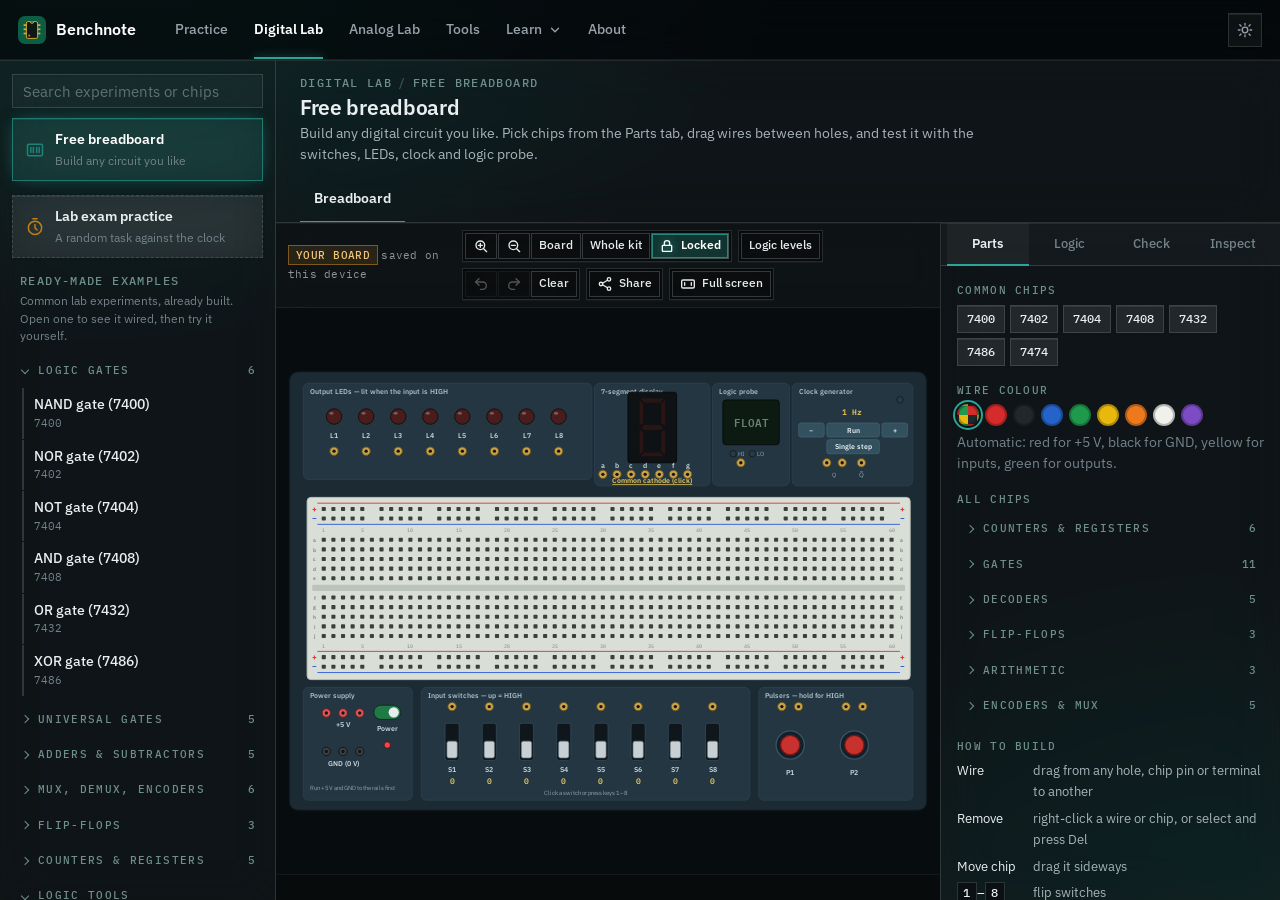
<file: digital.html>
<!doctype html>
<html lang="en" data-theme="dark">
<head>
  <meta charset="utf-8">
  <meta name="viewport" content="width=device-width, initial-scale=1">
  <title>Digital Lab · Benchnote</title>
  <meta name="description" content="A free digital breadboard with 30 logic chips, switches, LEDs, a 7-segment display and a clock. Build any logic circuit; common experiments included as examples.">
  <meta name="author" content="Talha Yaseer Abeer">
  <link rel="manifest" href="manifest.webmanifest">
  <link rel="apple-touch-icon" href="assets/apple-touch-icon.png">
  <meta name="theme-color" content="#15191d">
  <link rel="icon" href="assets/favicon.svg" type="image/svg+xml">
  <link rel="preconnect" href="https://fonts.googleapis.com">
  <link rel="preconnect" href="https://fonts.gstatic.com" crossorigin>
  <link href="https://fonts.googleapis.com/css2?family=IBM+Plex+Sans:ital,wght@0,400;0,500;0,600;0,700;1,400&family=IBM+Plex+Mono:wght@400;500;600&display=swap" rel="stylesheet">
  <link rel="stylesheet" href="css/base.css">
  <link rel="stylesheet" href="css/lab.css">
  <link rel="stylesheet" href="css/trainer.css">
</head>
<body class="lab-page">
  <div class="lab">
    <aside class="lab-side" id="side" aria-label="Experiments">
      <input class="input side-search" id="search" type="search" placeholder="Search experiments or chips" aria-label="Search experiments">
      <button class="side-free" id="freeBtn">
        <svg viewBox="0 0 24 24" fill="none" stroke="currentColor" stroke-width="1.8" stroke-linecap="round"><rect x="3" y="5" width="18" height="14" rx="2"/><path d="M7 9v6M10 9v6M14 9v6M17 9v6"/></svg>
        <span>Free breadboard<small>Build any circuit you like</small></span>
      </button>
      <button class="side-free side-exam" id="examBtn">
        <svg viewBox="0 0 24 24" fill="none" stroke="currentColor" stroke-width="1.8" stroke-linecap="round"><circle cx="12" cy="13" r="8"/><path d="M12 9v4l2.5 2.5M9.5 2h5"/></svg>
        <span>Lab exam practice<small>A random task against the clock</small></span>
      </button>
      <p class="side-head">Ready-made examples</p>
      <p class="side-sub">Common lab experiments, already built. Open one to see it wired, then try it yourself.</p>
      <div id="expList"></div>
    </aside>

    <main class="lab-main">
      <header class="lab-head">
        <div class="crumbs"><button class="btn btn--sm side-toggle" id="sideBtn">Experiments</button><span>Digital Lab</span><span class="sep">/</span><span id="crumbGroup"></span></div>
        <div class="head-row">
          <div>
            <h1 id="title"></h1>
            <p class="aim" id="aim"></p>
          </div>
        </div>
        <div class="lab-tabs" role="tablist" id="tabs">
          <button role="tab" data-view="overview" aria-selected="true"><span class="num">1</span>Overview</button>
          <button role="tab" data-view="reference" aria-selected="false"><span class="num">2</span>Reference build</button>
          <button role="tab" data-view="practice" aria-selected="false"><span class="num">3</span>Practice</button>
          <button role="tab" data-view="fault" aria-selected="false"><span class="num">4</span>Find the fault</button>
        </div>
      </header>

      <section class="lab-view" data-pane="overview" id="overview"></section>

      <section class="lab-view is-bench" data-pane="reference" hidden>
        <div class="stages">
          <div class="pane is-readonly">
            <div class="pane-label"><span><span class="pill ref">Reference</span> Fully wired. Use the switches; the wiring is locked.</span><span class="pane-tools" id="refTools"></span></div>
            <div class="board-host" id="refHost"></div>
            <div class="status-line" id="refStatus"></div>
          </div>
        </div>
        <aside class="lab-panel">
          <div class="panel-tabs" role="tablist" data-group="ref">
            <button role="tab" data-rt="steps" aria-selected="true">Wiring steps</button>
            <button role="tab" data-rt="try" aria-selected="false">Try it</button>
            <button role="tab" data-rt="inspect" aria-selected="false">Inspect</button>
          </div>
          <div class="panel-body" data-rp="steps" id="refSteps"></div>
          <div class="panel-body" data-rp="try" id="refTry" hidden></div>
          <div class="panel-body" data-rp="inspect" id="refInspect" hidden></div>
        </aside>
      </section>

      <section class="lab-view is-bench" data-pane="practice" hidden>
        <div class="stages split" id="split">
          <div class="pane pane-ref is-readonly">
            <div class="pane-label"><span><span class="pill ref">Reference</span> read-only</span><button id="hideRef">Hide reference</button></div>
            <div class="board-host" id="miniHost"></div>
          </div>
          <div class="pane">
            <div class="pane-label"><span><span class="pill you">Your board</span> <span id="saveState" class="save-state"></span></span><span class="pane-tools" id="myTools"></span><button id="showRef" hidden>Show reference</button></div>
            <div class="board-host" id="myHost"></div>
            <div class="status-line" id="myStatus"></div>
          </div>
        </div>
        <aside class="lab-panel">
          <div class="panel-tabs" role="tablist" data-group="my">
            <button role="tab" data-mt="task" aria-selected="false" hidden>Task</button>
            <button role="tab" data-mt="parts" aria-selected="true">Parts</button>
            <button role="tab" data-mt="steps" aria-selected="false">Steps</button>
            <button role="tab" data-mt="logic" aria-selected="false">Logic</button>
            <button role="tab" data-mt="check" aria-selected="false">Check <span class="badge" id="issueBadge" hidden>0</span></button>
            <button role="tab" data-mt="inspect" aria-selected="false">Inspect</button>
          </div>
          <div class="panel-body" data-mp="task" id="myTask" hidden></div>
          <div class="panel-body" data-mp="parts" id="myParts"></div>
          <div class="panel-body" data-mp="steps" id="mySteps" hidden></div>
          <div class="panel-body" data-mp="logic" id="myLogic" hidden></div>
          <div class="panel-body" data-mp="check" id="myCheck" hidden></div>
          <div class="panel-body" data-mp="inspect" id="myInspect" hidden></div>
        </aside>
      </section>
    </main>
  </div>
  <script type="module" src="js/digital-lab.js"></script>
</body>
</html>
</file>
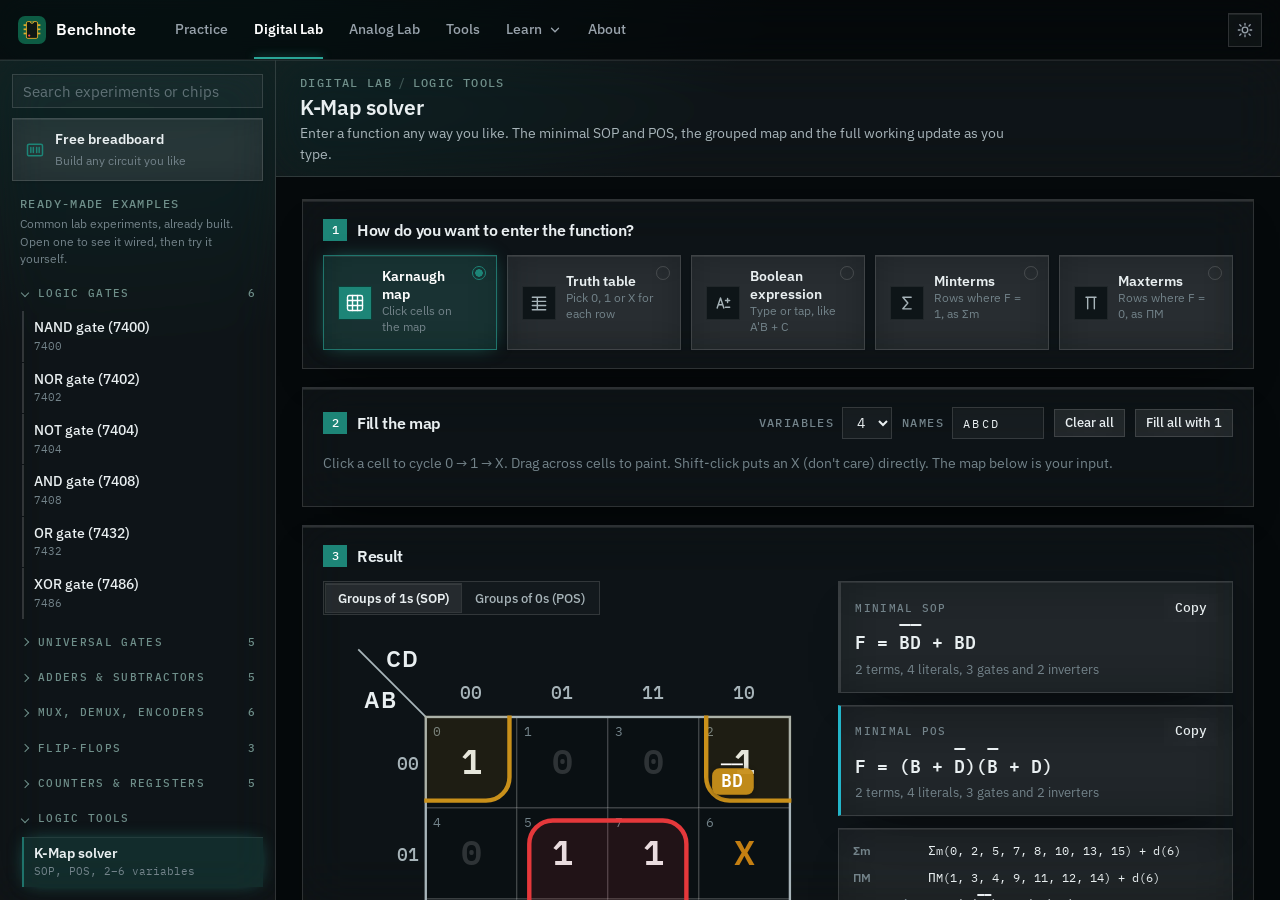
<file: kmap.html>
<!doctype html>
<html lang="en" data-theme="dark">
<head>
  <meta charset="utf-8">
  <meta name="viewport" content="width=device-width, initial-scale=1">
  <title>K-Map Solver · Digital Lab · Benchnote</title>
  <meta name="description" content="Karnaugh map solver for 2 to 6 variables. Enter a K-map, truth table, Boolean expression, minterms or maxterms and get the minimal SOP and POS with the working.">
  <meta name="author" content="Talha Yaseer Abeer">
  <link rel="manifest" href="manifest.webmanifest">
  <link rel="apple-touch-icon" href="assets/apple-touch-icon.png">
  <meta name="theme-color" content="#15191d">
  <link rel="icon" href="assets/favicon.svg" type="image/svg+xml">
  <link rel="preconnect" href="https://fonts.googleapis.com">
  <link rel="preconnect" href="https://fonts.gstatic.com" crossorigin>
  <link href="https://fonts.googleapis.com/css2?family=IBM+Plex+Sans:ital,wght@0,400;0,500;0,600;0,700;1,400&family=IBM+Plex+Mono:wght@400;500;600&display=swap" rel="stylesheet">
  <link rel="stylesheet" href="css/base.css">
  <link rel="stylesheet" href="css/lab.css">
  <link rel="stylesheet" href="css/kmap.css">
</head>
<body class="lab-page">
  <div class="lab">
    <aside class="lab-side" id="side" aria-label="Digital Lab">
      <input class="input side-search" id="search" type="search" placeholder="Search experiments or chips" aria-label="Search experiments">
      <a class="side-free" href="digital.html" style="text-decoration:none">
        <svg viewBox="0 0 24 24" fill="none" stroke="currentColor" stroke-width="1.8" stroke-linecap="round"><rect x="3" y="5" width="18" height="14" rx="2"/><path d="M7 9v6M10 9v6M14 9v6M17 9v6"/></svg>
        <span>Free breadboard<small>Build any circuit you like</small></span>
      </a>
      <p class="side-head">Ready-made examples</p>
      <p class="side-sub">Common lab experiments, already built. Open one to see it wired, then try it yourself.</p>
      <div id="expList"></div>
    </aside>

    <main class="lab-main km-main-col">
      <header class="lab-head km-head">
        <div class="crumbs"><button class="btn btn--sm side-toggle" id="sideBtn">Experiments</button><span>Digital Lab</span><span class="sep">/</span><span>Logic tools</span></div>
        <h1>K-Map solver</h1>
        <p class="aim">Enter a function any way you like. The minimal SOP and POS, the grouped map and the full working update as you type.</p>
      </header>

      <div class="lab-view km-scroll">
        <div class="km-wrap">
          <section class="km-card" aria-labelledby="methodTitle">
            <h2 id="methodTitle" class="km-step"><span>1</span>How do you want to enter the function?</h2>
            <div class="methods" role="radiogroup" id="methods"></div>
          </section>

          <section class="km-card" aria-labelledby="inputTitle">
            <div class="km-card-head">
              <h2 id="inputTitle" class="km-step"><span>2</span><span id="inputName">Fill the map</span></h2>
              <div class="km-settings">
                <label class="field inline"><span>Variables</span>
                  <select class="input" id="nSel"><option>2</option><option>3</option><option selected>4</option><option>5</option><option>6</option></select>
                </label>
                <label class="field inline"><span>Names</span>
                  <input class="input mono" id="names" value="ABCD" maxlength="6" spellcheck="false" autocomplete="off">
                </label>
                <button class="btn btn--sm" data-fill="0">Clear all</button>
                <button class="btn btn--sm" data-fill="1">Fill all with 1</button>
              </div>
            </div>
            <div id="inputPanel"></div>
          </section>

          <section class="km-card km-result" aria-labelledby="resTitle">
            <h2 id="resTitle" class="km-step"><span>3</span>Result</h2>
            <div class="res-grid">
              <div>
                <div class="km-map-top">
                  <div class="seg" id="showSeg" role="group" aria-label="Which groups to draw">
                    <button aria-pressed="true" data-show="sop">Groups of 1s (SOP)</button>
                    <button aria-pressed="false" data-show="pos">Groups of 0s (POS)</button>
                  </div>
                  <span class="km-cellinfo" id="cellInfo" aria-live="polite"></span>
                </div>
                <div id="mapHost" class="km-maps"></div>
                <div id="groupLegend" class="group-legend" aria-live="polite"></div>
                <p class="hint" id="mapHint"></p>
              </div>
              <div class="res-side">
                <div class="res-block">
                  <div class="res-head"><span>Minimal SOP</span><button class="btn btn--sm btn--ghost" data-copy="sop">Copy</button></div>
                  <output id="sopOut" class="res-expr"></output>
                  <p class="res-meta" id="sopMeta"></p>
                  <div id="sopAlt"></div>
                </div>
                <div class="res-block pos">
                  <div class="res-head"><span>Minimal POS</span><button class="btn btn--sm btn--ghost" data-copy="pos">Copy</button></div>
                  <output id="posOut" class="res-expr"></output>
                  <p class="res-meta" id="posMeta"></p>
                  <div id="posAlt"></div>
                </div>
                <dl class="res-forms" id="forms"></dl>
                <button class="btn btn--sm" id="shareBtn">Copy link to this function</button>
              </div>
            </div>
          </section>

          <section class="km-card" aria-label="Working">
            <div class="seg km-tabs" role="tablist" id="workTabs">
              <button role="tab" aria-selected="true" data-work="pi">Prime implicants</button>
              <button role="tab" aria-selected="false" data-work="qm">Step-by-step working</button>
              <button role="tab" aria-selected="false" data-work="tt">Truth table</button>
              <button role="tab" aria-selected="false" data-work="circ">Logic circuit</button>
            </div>
            <div data-wpane="pi"><div id="piTable"></div><h3 class="km-sub">Coverage chart</h3><p class="hint">A filled dot means the implicant covers that minterm. A ringed dot means it is the only one that does, which makes it essential.</p><div class="chart-scroll" id="piChart"></div></div>
            <div data-wpane="qm" hidden><div id="qmSteps" class="qm-steps"></div></div>
            <div data-wpane="tt" hidden><div class="tt-scroll"><table class="table km-tt" id="ttTable"></table></div></div>
            <div data-wpane="circ" hidden><p class="hint">Two-level AND–OR realisation of the minimal SOP. Replace every gate with a NAND and it still works, so it maps straight onto a 7400.</p><div id="circuit" class="circuit-host"></div></div>
          </section>
        </div>
      </div>
    </main>
  </div>
  <script type="module" src="js/kmap.js"></script>
</body>
</html>
</file>
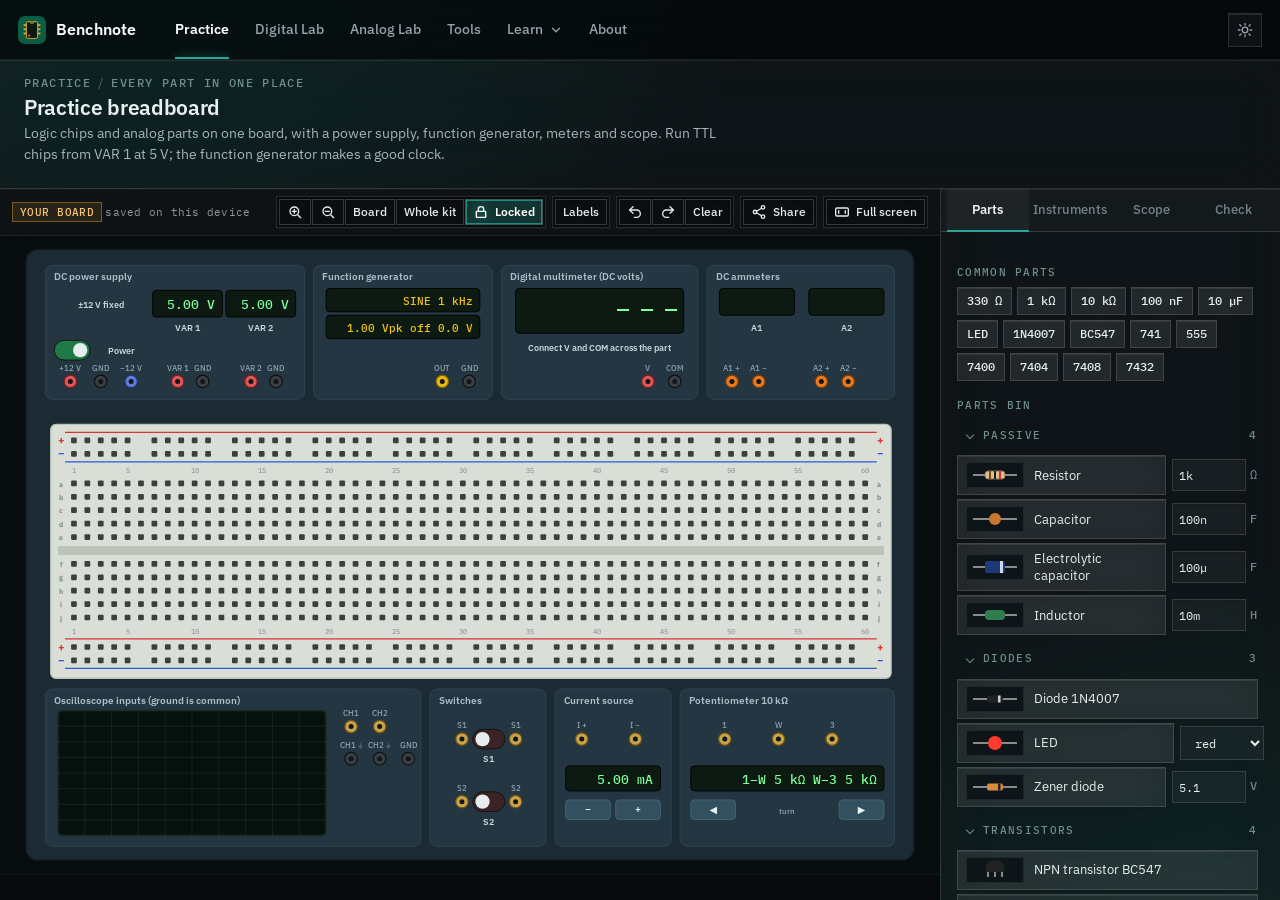
<file: practice.html>
<!doctype html>
<html lang="en" data-theme="dark">
<head>
  <meta charset="utf-8">
  <meta name="viewport" content="width=device-width, initial-scale=1">
  <title>Practice breadboard · Benchnote</title>
  <meta name="description" content="A free breadboard with every part in one place: logic chips, resistors, capacitors, diodes, transistors, op-amps, a 555 and a regulator, with a power supply, function generator, meters and an oscilloscope.">
  <meta name="author" content="Talha Yaseer Abeer">
  <link rel="manifest" href="manifest.webmanifest">
  <link rel="apple-touch-icon" href="assets/apple-touch-icon.png">
  <meta name="theme-color" content="#15191d">
  <link rel="icon" href="assets/favicon.svg" type="image/svg+xml">
  <link rel="preconnect" href="https://fonts.googleapis.com">
  <link rel="preconnect" href="https://fonts.gstatic.com" crossorigin>
  <link href="https://fonts.googleapis.com/css2?family=IBM+Plex+Sans:ital,wght@0,400;0,500;0,600;0,700;1,400&family=IBM+Plex+Mono:wght@400;500;600&display=swap" rel="stylesheet">
  <link rel="stylesheet" href="css/base.css">
  <link rel="stylesheet" href="css/lab.css">
  <link rel="stylesheet" href="css/trainer.css">
  <link rel="stylesheet" href="css/analog-lab.css">
</head>
<body class="lab-page" data-workbench="1">
  <div class="lab">
    <aside class="lab-side" id="side" aria-label="Experiments">
      <input class="input side-search" id="search" type="search" placeholder="Search experiments or parts" aria-label="Search experiments">
      <button class="side-free" id="freeBtn">
        <svg viewBox="0 0 24 24" fill="none" stroke="currentColor" stroke-width="1.8" stroke-linecap="round"><rect x="3" y="5" width="18" height="14" rx="2"/><path d="M7 9v6M10 9v6M14 9v6M17 9v6"/></svg>
        <span>Free breadboard<small>Build any circuit you like</small></span>
      </button>
      <button class="side-free side-exam" id="examBtn">
        <svg viewBox="0 0 24 24" fill="none" stroke="currentColor" stroke-width="1.8" stroke-linecap="round"><circle cx="12" cy="13" r="8"/><path d="M12 9v4l2.5 2.5M9.5 2h5"/></svg>
        <span>Lab exam practice<small>A random task against the clock</small></span>
      </button>
      <p class="side-head">Ready-made examples</p>
      <p class="side-sub">Common lab experiments, already built. Open one to see it wired, then try it yourself.</p>
      <div id="expList"></div>
    </aside>

    <main class="lab-main">
      <header class="lab-head">
        <div class="crumbs"><button class="btn btn--sm side-toggle" id="sideBtn">Experiments</button><span>Practice</span><span class="sep">/</span><span id="crumbGroup"></span></div>
        <div class="head-row">
          <div>
            <h1 id="title"></h1>
            <p class="aim" id="aim"></p>
          </div>
        </div>
        <div class="lab-tabs" role="tablist" id="tabs">
          <button role="tab" data-view="overview" aria-selected="true"><span class="num">1</span>Overview</button>
          <button role="tab" data-view="reference" aria-selected="false"><span class="num">2</span>Reference build</button>
          <button role="tab" data-view="practice" aria-selected="false"><span class="num">3</span>Practice</button>
          <button role="tab" data-view="fault" aria-selected="false"><span class="num">4</span>Find the fault</button>
        </div>
      </header>

      <section class="lab-view" data-pane="overview" id="overview"></section>

      <section class="lab-view is-bench" data-pane="reference" hidden>
        <div class="stages">
          <div class="pane is-readonly">
            <div class="pane-label"><span><span class="pill ref">Reference</span> Fully wired and running. Change the instruments; the wiring is locked.</span><span class="pane-tools" id="refTools"></span></div>
            <div class="board-host" id="refHost"></div>
            <div class="status-line" id="refStatus"></div>
          </div>
        </div>
        <aside class="lab-panel">
          <div class="panel-tabs" role="tablist" data-group="ref">
            <button role="tab" data-rt="steps" aria-selected="true">Wiring steps</button>
            <button role="tab" data-rt="try" aria-selected="false">Instruments</button>
            <button role="tab" data-rt="scope" aria-selected="false">Scope</button>
            <button role="tab" data-rt="inspect" aria-selected="false">Inspect</button>
          </div>
          <div class="panel-body" data-rp="steps" id="refSteps"></div>
          <div class="panel-body" data-rp="try" id="refTry" hidden></div>
          <div class="panel-body" data-rp="scope" id="refScope" hidden></div>
          <div class="panel-body" data-rp="inspect" id="refInspect" hidden></div>
        </aside>
      </section>

      <section class="lab-view is-bench" data-pane="practice" hidden>
        <div class="stages split" id="split">
          <div class="pane pane-ref is-readonly">
            <div class="pane-label"><span><span class="pill ref">Reference</span> read-only</span><button id="hideRef">Hide reference</button></div>
            <div class="board-host" id="miniHost"></div>
          </div>
          <div class="pane">
            <div class="pane-label"><span><span class="pill you">Your board</span> <span id="saveState" class="save-state"></span></span><span class="pane-tools" id="myTools"></span><button id="showRef" hidden>Show reference</button></div>
            <div class="board-host" id="myHost"></div>
            <div class="status-line" id="myStatus"></div>
          </div>
        </div>
        <aside class="lab-panel">
          <div class="panel-tabs" role="tablist" data-group="my">
            <button role="tab" data-mt="task" aria-selected="false" hidden>Task</button>
            <button role="tab" data-mt="parts" aria-selected="true">Parts</button>
            <button role="tab" data-mt="steps" aria-selected="false">Steps</button>
            <button role="tab" data-mt="meters" aria-selected="false">Instruments</button>
            <button role="tab" data-mt="scope" aria-selected="false">Scope</button>
            <button role="tab" data-mt="check" aria-selected="false">Check <span class="badge" id="issueBadge" hidden>0</span></button>
          </div>
          <div class="panel-body" data-mp="task" id="myTask" hidden></div>
          <div class="panel-body" data-mp="parts" id="myParts"></div>
          <div class="panel-body" data-mp="steps" id="mySteps" hidden></div>
          <div class="panel-body" data-mp="meters" id="myMeters" hidden></div>
          <div class="panel-body" data-mp="scope" id="myScope" hidden></div>
          <div class="panel-body" data-mp="check" id="myCheck" hidden></div>
        </aside>
      </section>
    </main>
  </div>
  <script type="module" src="js/analog-lab.js"></script>
</body>
</html>
</file>
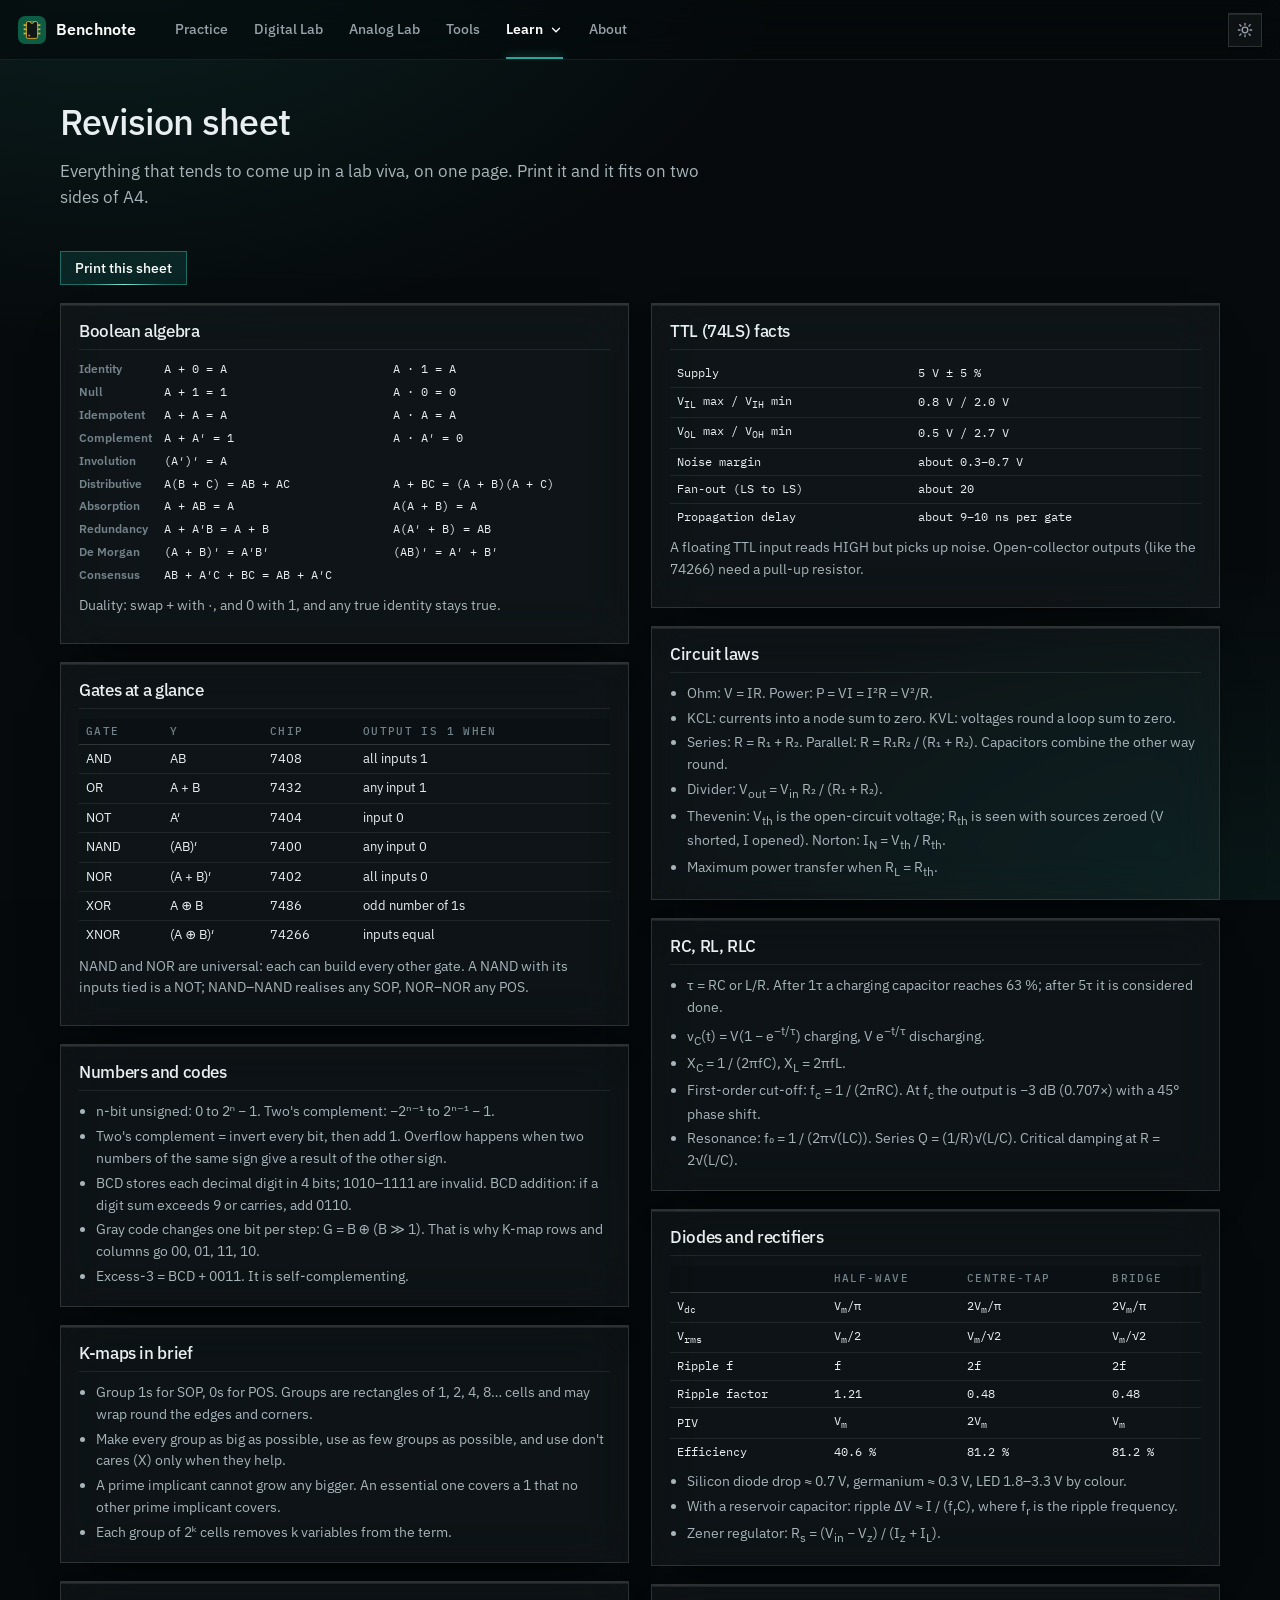
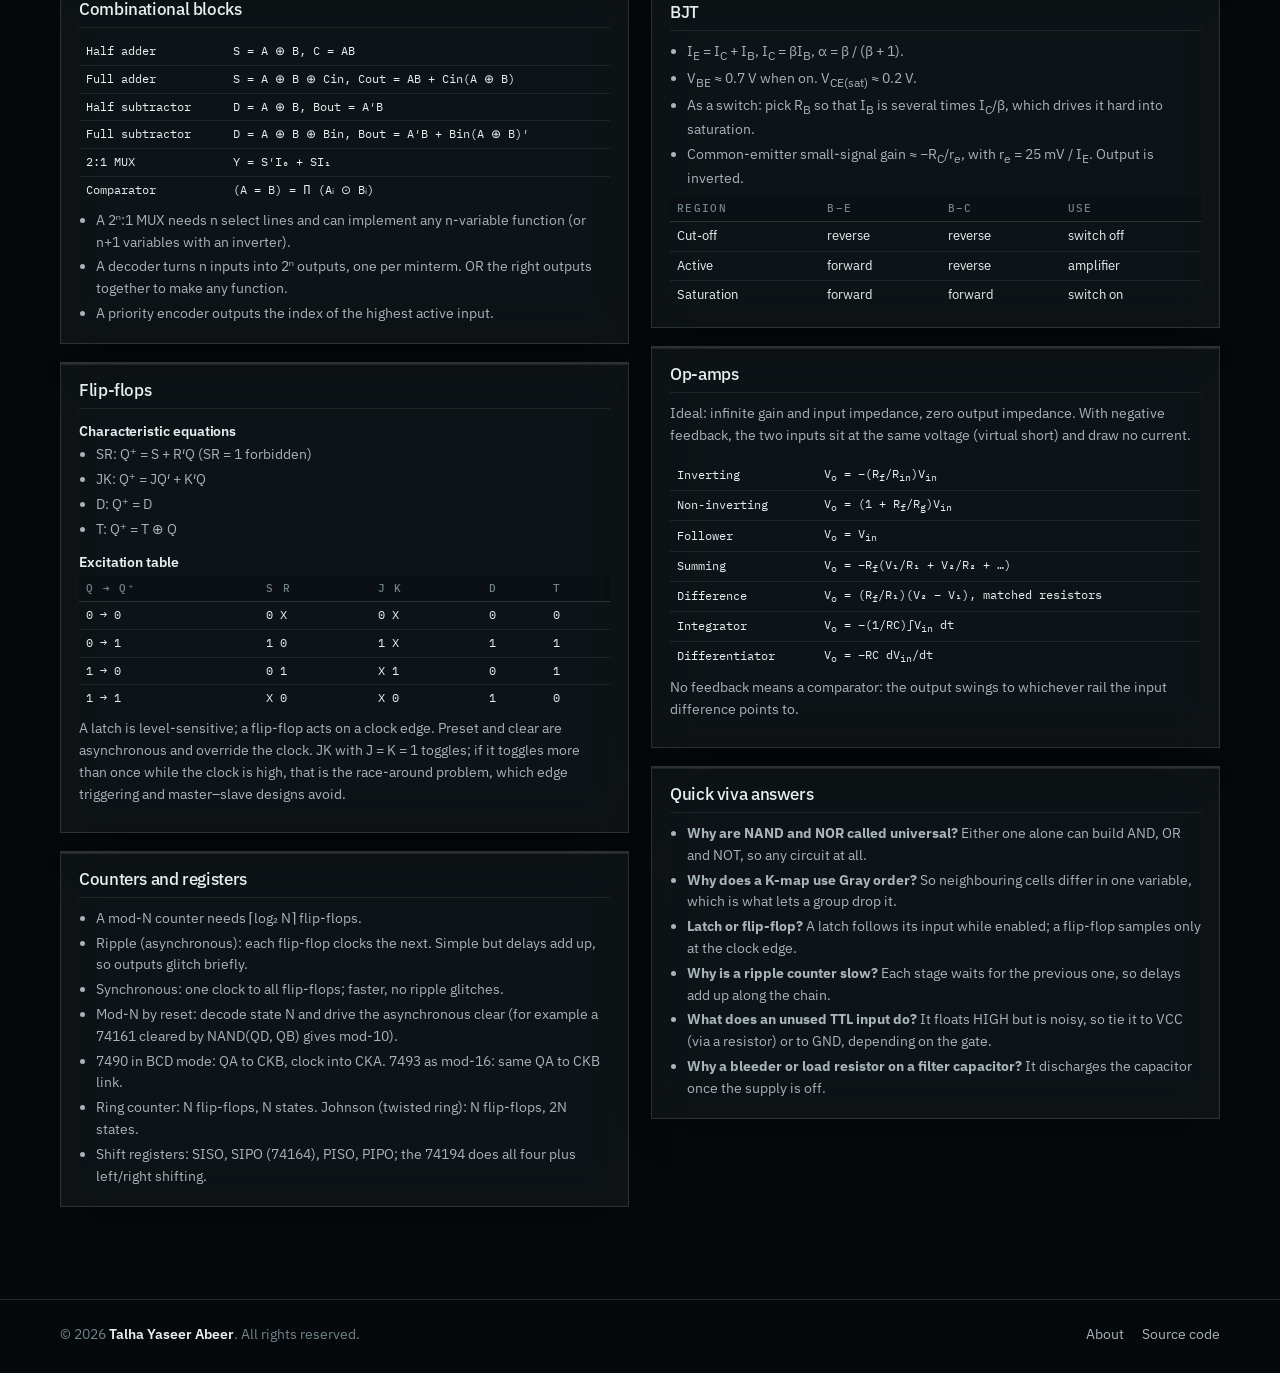
<file: revision.html>
<!doctype html>
<html lang="en" data-theme="dark">
<head>
  <meta charset="utf-8">
  <meta name="viewport" content="width=device-width, initial-scale=1">
  <title>Revision sheet · Benchnote</title>
  <meta name="description" content="Boolean laws, flip-flop characteristic and excitation tables, counters, TTL facts, diode, BJT and op-amp formulas on one printable page.">
  <link rel="manifest" href="manifest.webmanifest">
  <link rel="apple-touch-icon" href="assets/apple-touch-icon.png">
  <meta name="theme-color" content="#15191d">
  <link rel="icon" href="assets/favicon.svg" type="image/svg+xml">
  <link rel="preconnect" href="https://fonts.googleapis.com">
  <link rel="preconnect" href="https://fonts.gstatic.com" crossorigin>
  <link href="https://fonts.googleapis.com/css2?family=IBM+Plex+Sans:ital,wght@0,400;0,500;0,600;0,700;1,400&family=IBM+Plex+Mono:wght@400;500;600&display=swap" rel="stylesheet">
  <link rel="stylesheet" href="css/base.css">
  <link rel="stylesheet" href="css/guide.css">
</head>
<body>
  <main class="wrap guide">
    <header class="page-head">
      <h1>Revision sheet</h1>
      <p>Everything that tends to come up in a lab viva, on one page. Print it and it fits on two sides of A4.</p>
    </header>
    <button class="btn btn--mask print-btn" onclick="window.print()">Print this sheet</button>

    <div class="rev">
      <article class="rev-card">
        <h2>Boolean algebra</h2>
        <dl class="law">
          <dt>Identity</dt><dd>A + 0 = A</dd><dd>A · 1 = A</dd>
          <dt>Null</dt><dd>A + 1 = 1</dd><dd>A · 0 = 0</dd>
          <dt>Idempotent</dt><dd>A + A = A</dd><dd>A · A = A</dd>
          <dt>Complement</dt><dd>A + A′ = 1</dd><dd>A · A′ = 0</dd>
          <dt>Involution</dt><dd>(A′)′ = A</dd><dd></dd>
          <dt>Distributive</dt><dd>A(B + C) = AB + AC</dd><dd>A + BC = (A + B)(A + C)</dd>
          <dt>Absorption</dt><dd>A + AB = A</dd><dd>A(A + B) = A</dd>
          <dt>Redundancy</dt><dd>A + A′B = A + B</dd><dd>A(A′ + B) = AB</dd>
          <dt>De Morgan</dt><dd>(A + B)′ = A′B′</dd><dd>(AB)′ = A′ + B′</dd>
          <dt>Consensus</dt><dd>AB + A′C + BC = AB + A′C</dd><dd></dd>
        </dl>
        <p>Duality: swap + with ·, and 0 with 1, and any true identity stays true.</p>
      </article>

      <article class="rev-card">
        <h2>Gates at a glance</h2>
        <table class="table">
          <thead><tr><th>Gate</th><th>Y</th><th>Chip</th><th>Output is 1 when</th></tr></thead>
          <tbody>
            <tr><td>AND</td><td>AB</td><td>7408</td><td>all inputs 1</td></tr>
            <tr><td>OR</td><td>A + B</td><td>7432</td><td>any input 1</td></tr>
            <tr><td>NOT</td><td>A′</td><td>7404</td><td>input 0</td></tr>
            <tr><td>NAND</td><td>(AB)′</td><td>7400</td><td>any input 0</td></tr>
            <tr><td>NOR</td><td>(A + B)′</td><td>7402</td><td>all inputs 0</td></tr>
            <tr><td>XOR</td><td>A ⊕ B</td><td>7486</td><td>odd number of 1s</td></tr>
            <tr><td>XNOR</td><td>(A ⊕ B)′</td><td>74266</td><td>inputs equal</td></tr>
          </tbody>
        </table>
        <p>NAND and NOR are universal: each can build every other gate. A NAND with its inputs tied is a NOT; NAND–NAND realises any SOP, NOR–NOR any POS.</p>
      </article>

      <article class="rev-card">
        <h2>Numbers and codes</h2>
        <ul>
          <li>n-bit unsigned: 0 to 2ⁿ − 1. Two's complement: −2ⁿ⁻¹ to 2ⁿ⁻¹ − 1.</li>
          <li>Two's complement = invert every bit, then add 1. Overflow happens when two numbers of the same sign give a result of the other sign.</li>
          <li>BCD stores each decimal digit in 4 bits; 1010–1111 are invalid. BCD addition: if a digit sum exceeds 9 or carries, add 0110.</li>
          <li>Gray code changes one bit per step: G = B ⊕ (B ≫ 1). That is why K-map rows and columns go 00, 01, 11, 10.</li>
          <li>Excess-3 = BCD + 0011. It is self-complementing.</li>
        </ul>
      </article>

      <article class="rev-card">
        <h2>K-maps in brief</h2>
        <ul>
          <li>Group 1s for SOP, 0s for POS. Groups are rectangles of 1, 2, 4, 8… cells and may wrap round the edges and corners.</li>
          <li>Make every group as big as possible, use as few groups as possible, and use don't cares (X) only when they help.</li>
          <li>A prime implicant cannot grow any bigger. An essential one covers a 1 that no other prime implicant covers.</li>
          <li>Each group of 2ᵏ cells removes k variables from the term.</li>
        </ul>
      </article>

      <article class="rev-card">
        <h2>Combinational blocks</h2>
        <table class="table mono-cells">
          <tbody>
            <tr><td>Half adder</td><td>S = A ⊕ B, C = AB</td></tr>
            <tr><td>Full adder</td><td>S = A ⊕ B ⊕ Cin, Cout = AB + Cin(A ⊕ B)</td></tr>
            <tr><td>Half subtractor</td><td>D = A ⊕ B, Bout = A′B</td></tr>
            <tr><td>Full subtractor</td><td>D = A ⊕ B ⊕ Bin, Bout = A′B + Bin(A ⊕ B)′</td></tr>
            <tr><td>2:1 MUX</td><td>Y = S′I₀ + SI₁</td></tr>
            <tr><td>Comparator</td><td>(A = B) = Π (Aᵢ ⊙ Bᵢ)</td></tr>
          </tbody>
        </table>
        <ul>
          <li>A 2ⁿ:1 MUX needs n select lines and can implement any n-variable function (or n+1 variables with an inverter).</li>
          <li>A decoder turns n inputs into 2ⁿ outputs, one per minterm. OR the right outputs together to make any function.</li>
          <li>A priority encoder outputs the index of the highest active input.</li>
        </ul>
      </article>

      <article class="rev-card">
        <h2>Flip-flops</h2>
        <h3>Characteristic equations</h3>
        <ul>
          <li>SR: Q⁺ = S + R′Q (SR = 1 forbidden)</li>
          <li>JK: Q⁺ = JQ′ + K′Q</li>
          <li>D: Q⁺ = D</li>
          <li>T: Q⁺ = T ⊕ Q</li>
        </ul>
        <h3>Excitation table</h3>
        <table class="table mono-cells">
          <thead><tr><th>Q → Q⁺</th><th>S R</th><th>J K</th><th>D</th><th>T</th></tr></thead>
          <tbody>
            <tr><td>0 → 0</td><td>0 X</td><td>0 X</td><td>0</td><td>0</td></tr>
            <tr><td>0 → 1</td><td>1 0</td><td>1 X</td><td>1</td><td>1</td></tr>
            <tr><td>1 → 0</td><td>0 1</td><td>X 1</td><td>0</td><td>1</td></tr>
            <tr><td>1 → 1</td><td>X 0</td><td>X 0</td><td>1</td><td>0</td></tr>
          </tbody>
        </table>
        <p>A latch is level-sensitive; a flip-flop acts on a clock edge. Preset and clear are asynchronous and override the clock. JK with J = K = 1 toggles; if it toggles more than once while the clock is high, that is the race-around problem, which edge triggering and master–slave designs avoid.</p>
      </article>

      <article class="rev-card">
        <h2>Counters and registers</h2>
        <ul>
          <li>A mod-N counter needs ⌈log₂ N⌉ flip-flops.</li>
          <li>Ripple (asynchronous): each flip-flop clocks the next. Simple but delays add up, so outputs glitch briefly.</li>
          <li>Synchronous: one clock to all flip-flops; faster, no ripple glitches.</li>
          <li>Mod-N by reset: decode state N and drive the asynchronous clear (for example a 74161 cleared by NAND(QD, QB) gives mod-10).</li>
          <li>7490 in BCD mode: QA to CKB, clock into CKA. 7493 as mod-16: same QA to CKB link.</li>
          <li>Ring counter: N flip-flops, N states. Johnson (twisted ring): N flip-flops, 2N states.</li>
          <li>Shift registers: SISO, SIPO (74164), PISO, PIPO; the 74194 does all four plus left/right shifting.</li>
        </ul>
      </article>

      <article class="rev-card">
        <h2>TTL (74LS) facts</h2>
        <table class="table mono-cells">
          <tbody>
            <tr><td>Supply</td><td>5 V ± 5 %</td></tr>
            <tr><td>V<sub>IL</sub> max / V<sub>IH</sub> min</td><td>0.8 V / 2.0 V</td></tr>
            <tr><td>V<sub>OL</sub> max / V<sub>OH</sub> min</td><td>0.5 V / 2.7 V</td></tr>
            <tr><td>Noise margin</td><td>about 0.3–0.7 V</td></tr>
            <tr><td>Fan-out (LS to LS)</td><td>about 20</td></tr>
            <tr><td>Propagation delay</td><td>about 9–10 ns per gate</td></tr>
          </tbody>
        </table>
        <p>A floating TTL input reads HIGH but picks up noise. Open-collector outputs (like the 74266) need a pull-up resistor.</p>
      </article>

      <article class="rev-card">
        <h2>Circuit laws</h2>
        <ul>
          <li>Ohm: V = IR. Power: P = VI = I²R = V²/R.</li>
          <li>KCL: currents into a node sum to zero. KVL: voltages round a loop sum to zero.</li>
          <li>Series: R = R₁ + R₂. Parallel: R = R₁R₂ / (R₁ + R₂). Capacitors combine the other way round.</li>
          <li>Divider: V<sub>out</sub> = V<sub>in</sub> R₂ / (R₁ + R₂).</li>
          <li>Thevenin: V<sub>th</sub> is the open-circuit voltage; R<sub>th</sub> is seen with sources zeroed (V shorted, I opened). Norton: I<sub>N</sub> = V<sub>th</sub> / R<sub>th</sub>.</li>
          <li>Maximum power transfer when R<sub>L</sub> = R<sub>th</sub>.</li>
        </ul>
      </article>

      <article class="rev-card">
        <h2>RC, RL, RLC</h2>
        <ul>
          <li>τ = RC or L/R. After 1τ a charging capacitor reaches 63 %; after 5τ it is considered done.</li>
          <li>v<sub>C</sub>(t) = V(1 − e<sup>−t/τ</sup>) charging, V e<sup>−t/τ</sup> discharging.</li>
          <li>X<sub>C</sub> = 1 / (2πfC), X<sub>L</sub> = 2πfL.</li>
          <li>First-order cut-off: f<sub>c</sub> = 1 / (2πRC). At f<sub>c</sub> the output is −3 dB (0.707×) with a 45° phase shift.</li>
          <li>Resonance: f₀ = 1 / (2π√(LC)). Series Q = (1/R)√(L/C). Critical damping at R = 2√(L/C).</li>
        </ul>
      </article>

      <article class="rev-card">
        <h2>Diodes and rectifiers</h2>
        <table class="table mono-cells">
          <thead><tr><th></th><th>Half-wave</th><th>Centre-tap</th><th>Bridge</th></tr></thead>
          <tbody>
            <tr><td>V<sub>dc</sub></td><td>V<sub>m</sub>/π</td><td>2V<sub>m</sub>/π</td><td>2V<sub>m</sub>/π</td></tr>
            <tr><td>V<sub>rms</sub></td><td>V<sub>m</sub>/2</td><td>V<sub>m</sub>/√2</td><td>V<sub>m</sub>/√2</td></tr>
            <tr><td>Ripple f</td><td>f</td><td>2f</td><td>2f</td></tr>
            <tr><td>Ripple factor</td><td>1.21</td><td>0.48</td><td>0.48</td></tr>
            <tr><td>PIV</td><td>V<sub>m</sub></td><td>2V<sub>m</sub></td><td>V<sub>m</sub></td></tr>
            <tr><td>Efficiency</td><td>40.6 %</td><td>81.2 %</td><td>81.2 %</td></tr>
          </tbody>
        </table>
        <ul>
          <li>Silicon diode drop ≈ 0.7 V, germanium ≈ 0.3 V, LED 1.8–3.3 V by colour.</li>
          <li>With a reservoir capacitor: ripple ΔV ≈ I / (f<sub>r</sub>C), where f<sub>r</sub> is the ripple frequency.</li>
          <li>Zener regulator: R<sub>s</sub> = (V<sub>in</sub> − V<sub>z</sub>) / (I<sub>z</sub> + I<sub>L</sub>).</li>
        </ul>
      </article>

      <article class="rev-card">
        <h2>BJT</h2>
        <ul>
          <li>I<sub>E</sub> = I<sub>C</sub> + I<sub>B</sub>, I<sub>C</sub> = βI<sub>B</sub>, α = β / (β + 1).</li>
          <li>V<sub>BE</sub> ≈ 0.7 V when on. V<sub>CE(sat)</sub> ≈ 0.2 V.</li>
          <li>As a switch: pick R<sub>B</sub> so that I<sub>B</sub> is several times I<sub>C</sub>/β, which drives it hard into saturation.</li>
          <li>Common-emitter small-signal gain ≈ −R<sub>C</sub>/r<sub>e</sub>, with r<sub>e</sub> = 25 mV / I<sub>E</sub>. Output is inverted.</li>
        </ul>
        <table class="table">
          <thead><tr><th>Region</th><th>B–E</th><th>B–C</th><th>Use</th></tr></thead>
          <tbody>
            <tr><td>Cut-off</td><td>reverse</td><td>reverse</td><td>switch off</td></tr>
            <tr><td>Active</td><td>forward</td><td>reverse</td><td>amplifier</td></tr>
            <tr><td>Saturation</td><td>forward</td><td>forward</td><td>switch on</td></tr>
          </tbody>
        </table>
      </article>

      <article class="rev-card">
        <h2>Op-amps</h2>
        <p>Ideal: infinite gain and input impedance, zero output impedance. With negative feedback, the two inputs sit at the same voltage (virtual short) and draw no current.</p>
        <table class="table mono-cells">
          <tbody>
            <tr><td>Inverting</td><td>V<sub>o</sub> = −(R<sub>f</sub>/R<sub>in</sub>)V<sub>in</sub></td></tr>
            <tr><td>Non-inverting</td><td>V<sub>o</sub> = (1 + R<sub>f</sub>/R<sub>g</sub>)V<sub>in</sub></td></tr>
            <tr><td>Follower</td><td>V<sub>o</sub> = V<sub>in</sub></td></tr>
            <tr><td>Summing</td><td>V<sub>o</sub> = −R<sub>f</sub>(V₁/R₁ + V₂/R₂ + …)</td></tr>
            <tr><td>Difference</td><td>V<sub>o</sub> = (R<sub>f</sub>/R₁)(V₂ − V₁), matched resistors</td></tr>
            <tr><td>Integrator</td><td>V<sub>o</sub> = −(1/RC)∫V<sub>in</sub> dt</td></tr>
            <tr><td>Differentiator</td><td>V<sub>o</sub> = −RC dV<sub>in</sub>/dt</td></tr>
          </tbody>
        </table>
        <p>No feedback means a comparator: the output swings to whichever rail the input difference points to.</p>
      </article>

      <article class="rev-card">
        <h2>Quick viva answers</h2>
        <ul>
          <li><strong>Why are NAND and NOR called universal?</strong> Either one alone can build AND, OR and NOT, so any circuit at all.</li>
          <li><strong>Why does a K-map use Gray order?</strong> So neighbouring cells differ in one variable, which is what lets a group drop it.</li>
          <li><strong>Latch or flip-flop?</strong> A latch follows its input while enabled; a flip-flop samples only at the clock edge.</li>
          <li><strong>Why is a ripple counter slow?</strong> Each stage waits for the previous one, so delays add up along the chain.</li>
          <li><strong>What does an unused TTL input do?</strong> It floats HIGH but is noisy, so tie it to VCC (via a resistor) or to GND, depending on the gate.</li>
          <li><strong>Why a bleeder or load resistor on a filter capacitor?</strong> It discharges the capacitor once the supply is off.</li>
        </ul>
      </article>
    </div>
  </main>
  <script type="module">
    import { mountChrome, mountFooter } from './js/shared/site.js';
    mountChrome('revision');
    mountFooter();
  </script>
</body>
</html>
</file>
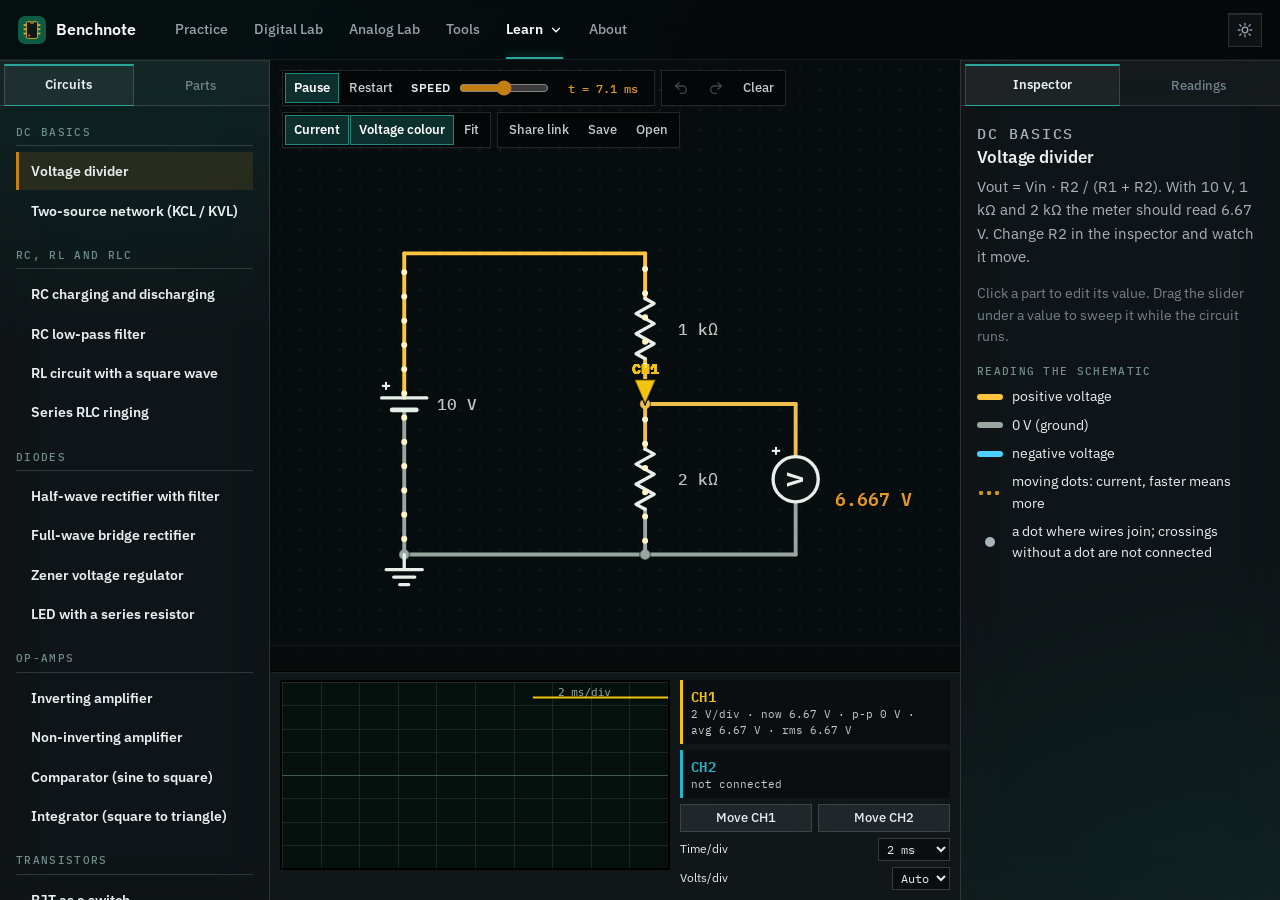
<file: sandbox.html>
<!doctype html>
<html lang="en" data-theme="dark">
<head>
  <meta charset="utf-8">
  <meta name="viewport" content="width=device-width, initial-scale=1">
  <title>Schematic sandbox · Benchnote</title>
  <meta name="description" content="Draw a schematic and watch it run: resistors, capacitors, inductors, diodes, LEDs, Zeners, transistors and op-amps, with meters and a two-channel oscilloscope.">
  <link rel="manifest" href="manifest.webmanifest">
  <link rel="apple-touch-icon" href="assets/apple-touch-icon.png">
  <meta name="theme-color" content="#15191d">
  <link rel="icon" href="assets/favicon.svg" type="image/svg+xml">
  <link rel="preconnect" href="https://fonts.googleapis.com">
  <link rel="preconnect" href="https://fonts.gstatic.com" crossorigin>
  <link href="https://fonts.googleapis.com/css2?family=IBM+Plex+Sans:ital,wght@0,400;0,500;0,600;0,700;1,400&family=IBM+Plex+Mono:wght@400;500;600&display=swap" rel="stylesheet">
  <link rel="stylesheet" href="css/base.css">
  <link rel="stylesheet" href="css/analog.css">
</head>
<body class="is-bench">
  <main class="bench" id="bench">
    <aside class="bench__side bench__side--left" aria-label="Circuits and parts">
      <div class="panel-tabs" role="tablist">
        <button role="tab" aria-selected="true" data-tab="circuits">Circuits</button>
        <button role="tab" aria-selected="false" data-tab="parts">Parts</button>
      </div>
      <div class="panel-body" data-pane="circuits" id="presetList"></div>
      <div class="panel-body" data-pane="parts" hidden>
        <p class="hint">Pick a part, then drag on the grid from one end to the other. A plain click drops a standard-size part.</p>
        <div id="partList" class="part-list"></div>
      </div>
    </aside>

    <section class="bench__stage" id="stage" aria-label="Schematic">
      <div class="stage-toolbar">
        <div class="tool-group" role="group" aria-label="Simulation">
          <button id="runBtn" aria-pressed="true" title="Run or pause (Space)">Pause</button>
          <button id="resetBtn" title="Restart from the DC operating point">Restart</button>
          <label class="speed" title="Simulation speed">
            <span>Speed</span>
            <input type="range" id="speed" min="-1" max="1" step="0.05" value="0" aria-label="Simulation speed">
          </label>
          <span class="sim-time" id="simTime">t = 0</span>
        </div>
        <div class="tool-group" role="group" aria-label="Edit">
          <button id="undoBtn" title="Undo (Ctrl+Z)"><svg viewBox="0 0 24 24" fill="none" stroke="currentColor" stroke-width="2" stroke-linecap="round" stroke-linejoin="round"><path d="M9 14 4 9l5-5"/><path d="M4 9h10.5a5.5 5.5 0 0 1 0 11H11"/></svg></button>
          <button id="redoBtn" title="Redo (Ctrl+Y)"><svg viewBox="0 0 24 24" fill="none" stroke="currentColor" stroke-width="2" stroke-linecap="round" stroke-linejoin="round"><path d="m15 14 5-5-5-5"/><path d="M20 9H9.5a5.5 5.5 0 0 0 0 11H13"/></svg></button>
          <button id="clearBtn">Clear</button>
        </div>
        <div class="tool-group" role="group" aria-label="View">
          <button id="dotsBtn" aria-pressed="true" title="Moving dots show current">Current</button>
          <button id="voltBtn" aria-pressed="true" title="Colour wires by voltage">Voltage colour</button>
          <button id="fitBtn" title="Fit circuit to view">Fit</button>
        </div>
        <div class="tool-group" role="group" aria-label="File">
          <button id="shareBtn">Share link</button>
          <button id="exportBtn">Save</button>
          <button id="importBtn">Open</button>
          <input type="file" id="importFile" accept=".json,application/json" hidden>
        </div>
        <button class="btn btn--gold btn--sm drawer-toggle" id="drawerBtn">Inspector</button>
      </div>
      <div id="schHost" class="sch-host"></div>
      <div class="status-line" id="statusLine" aria-live="polite"></div>
      <section class="scope" aria-label="Oscilloscope">
        <canvas id="scope" height="190"></canvas>
        <div class="scope-side">
          <div class="scope-ch ch1"><span>CH1</span><b id="ch1Info">—</b></div>
          <div class="scope-ch ch2"><span>CH2</span><b id="ch2Info">—</b></div>
          <div class="scope-row">
            <button class="btn btn--sm scope-btn" id="probe1Btn">Move CH1</button>
            <button class="btn btn--sm scope-btn" id="probe2Btn">Move CH2</button>
          </div>
          <label class="scope-sel">Time/div
            <select id="tdiv"></select>
          </label>
          <label class="scope-sel">Volts/div
            <select id="vdiv">
              <option value="auto">Auto</option>
              <option>0.01</option><option>0.02</option><option>0.05</option><option>0.1</option><option>0.2</option><option>0.5</option><option>1</option><option>2</option><option>5</option><option>10</option>
            </select>
          </label>
        </div>
      </section>
    </section>

    <aside class="bench__side bench__side--right" id="rightPanel" aria-label="Inspector">
      <div class="panel-tabs" role="tablist">
        <button role="tab" aria-selected="true" data-rtab="inspect">Inspector</button>
        <button role="tab" aria-selected="false" data-rtab="meters">Readings</button>
      </div>
      <div class="panel-body" data-rpane="inspect" id="inspect"></div>
      <div class="panel-body" data-rpane="meters" id="meters" hidden></div>
    </aside>
  </main>

  <script type="module" src="js/sandbox.js"></script>
</body>
</html>
</file>
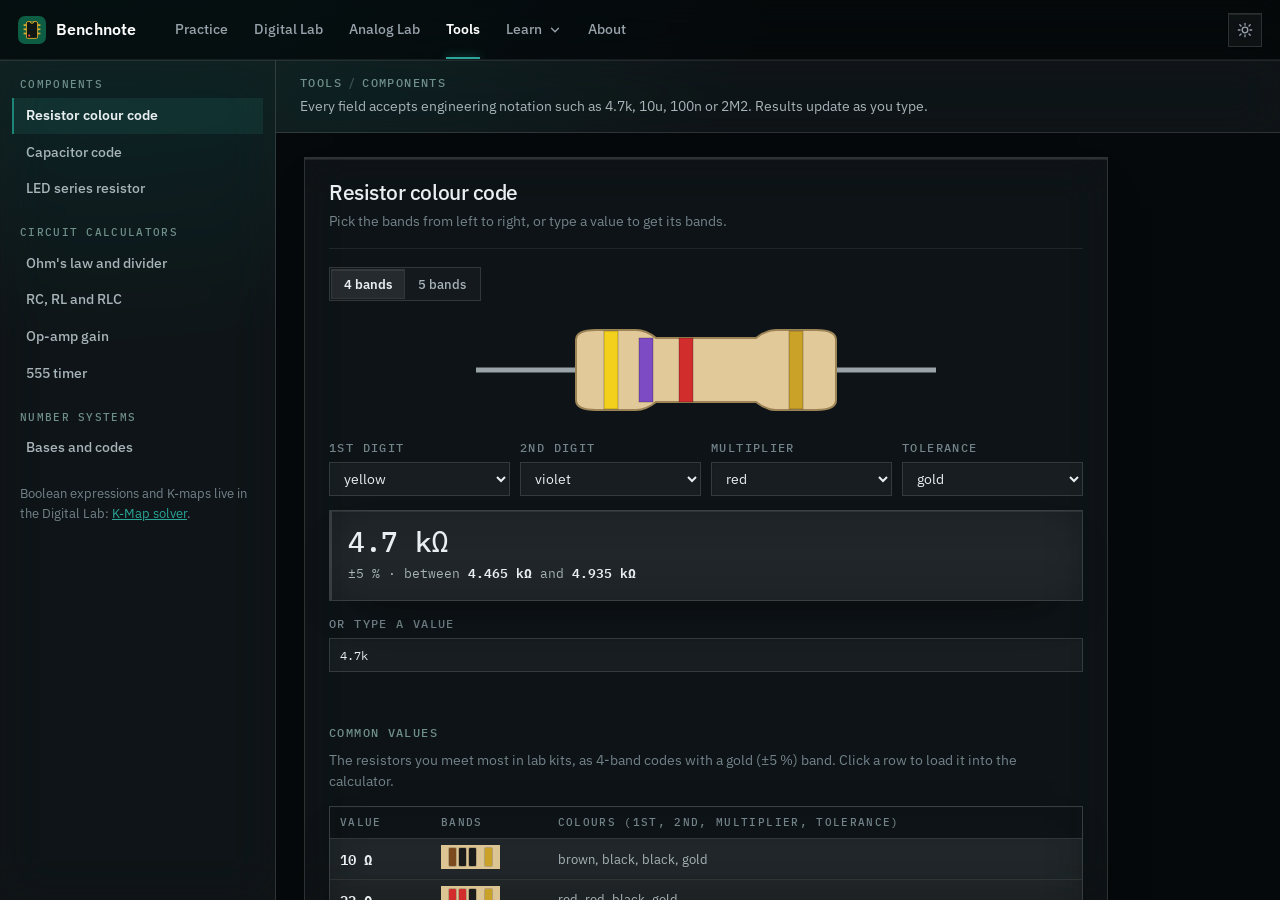
<file: toolkit.html>
<!doctype html>
<html lang="en" data-theme="dark">
<head>
  <meta charset="utf-8">
  <meta name="viewport" content="width=device-width, initial-scale=1">
  <title>Tools · Benchnote</title>
  <meta name="description" content="Resistor and capacitor codes, LED resistor, Ohm's law and dividers, RC/RLC, op-amp gain, 555 timer and number base conversion.">
  <meta name="author" content="Talha Yaseer Abeer">
  <link rel="manifest" href="manifest.webmanifest">
  <link rel="apple-touch-icon" href="assets/apple-touch-icon.png">
  <meta name="theme-color" content="#15191d">
  <link rel="icon" href="assets/favicon.svg" type="image/svg+xml">
  <link rel="preconnect" href="https://fonts.googleapis.com">
  <link rel="preconnect" href="https://fonts.gstatic.com" crossorigin>
  <link href="https://fonts.googleapis.com/css2?family=IBM+Plex+Sans:ital,wght@0,400;0,500;0,600;0,700;1,400&family=IBM+Plex+Mono:wght@400;500;600&display=swap" rel="stylesheet">
  <link rel="stylesheet" href="css/base.css">
  <link rel="stylesheet" href="css/lab.css">
  <link rel="stylesheet" href="css/guide.css">
</head>
<body class="lab-page">
  <div class="lab">
    <aside class="lab-side" id="side" aria-label="Tools">
      <nav id="tkNav" class="tk-nav" aria-label="Tool list"></nav>
      <p class="hint tk-note">Boolean expressions and K-maps live in the Digital Lab: <a href="kmap.html">K-Map solver</a>.</p>
    </aside>
    <main class="lab-main">
      <header class="lab-head" style="padding-bottom:14px">
        <div class="crumbs"><button class="btn btn--sm side-toggle" id="sideBtn">Tools</button><span>Tools</span><span class="sep">/</span><span id="tkCrumb"></span></div>
        <p class="aim" style="margin:0">Every field accepts engineering notation such as 4.7k, 10u, 100n or 2M2. Results update as you type.</p>
      </header>
      <div class="lab-view tk-view">
        <div class="tk-main" id="tools"></div>
      </div>
    </main>
  </div>
  <script type="module">
    import { bindSideToggle } from './js/shared/lab-side.js';
    bindSideToggle();
  </script>
  <script type="module" src="js/toolkit.js"></script>
</body>
</html>
</file>
<file: css/base.css>
/* Benchnote design system — instrument panel
   Graphite chrome, solder-mask teal for interaction, signal amber for
   live/measured values. IBM Plex Sans for the interface, Plex Mono for
   anything you could read off an instrument. */

:root {
  /* interaction: solder-mask teal */
  --brand: #137a6c;
  --brand-hi: #1a9483;
  --brand-ink: #0a3f38;
  --brand-tint: rgba(26, 148, 131, .1);
  /* measurement / attention: signal amber */
  --accent: #c47f12;
  --accent-hi: #e39a26;
  --accent-tint: #f9f0e0;

  /* graphite neutrals */
  --bg: #eef1f0;
  --surface: #ffffff;
  --surface-2: #f5f7f6;
  --surface-3: #e8ecea;
  --ink: #101418;
  --ink-2: #39424a;
  --muted: #646e77;
  --rule: #d5dadf;
  --rule-strong: #b6bdc4;

  /* application chrome (top bar) */
  --chrome: #15191d;
  --chrome-2: #1d2227;
  --chrome-rule: #2b3238;
  --chrome-ink: #e6eaed;
  --chrome-muted: #98a2ab;

  /* dark work surfaces */
  --stage: #0e1416;
  --stage-2: #151d20;
  --silk: #e6ecee;

  --high: #e5383b;
  --low: #2f62c4;
  --float: #98a39d;
  --ch1: #f2c40f;
  --ch2: #23b5c9;
  --ok: #1d7f4d;
  --ok-tint: #e3f1e8;
  --warn: #a8670b;
  --warn-tint: #f8eedb;
  --bad: #bd2f35;
  --bad-tint: #f8e5e5;

  /* aliases used by the simulator styles */
  --mask: var(--brand);
  --mask-deep: var(--brand-ink);
  --mask-mid: var(--brand-hi);
  --gold: var(--accent);
  --gold-hi: var(--accent-hi);
  --gold-deep: #94600c;
  --plastic: #e7eae4;
  --plastic-shade: #cfd5cc;
  --paper: var(--bg);

  --f-body: "IBM Plex Sans", "Segoe UI", system-ui, -apple-system, sans-serif;
  --f-display: "IBM Plex Sans", "Segoe UI", system-ui, sans-serif;
  --f-mono: "IBM Plex Mono", "Cascadia Mono", Consolas, monospace;

  --r-sm: 0px;
  --r-md: 0px;
  --r-lg: 0px;
  --bar-h: 60px;
  --shadow-1: 0 1px 0 rgba(16, 20, 24, .05);
  --shadow-2: 0 10px 30px -14px rgba(16, 20, 24, .35), 0 1px 3px rgba(16, 20, 24, .08);
  --shadow-lift: var(--shadow-2);
  --focus: 0 0 0 2px var(--surface), 0 0 0 4px var(--brand-hi);
  /* glass, light: white frosted panes over soft teal light */
  --glow: 26, 148, 131;
  --glow-a: .12;
  --glass: rgba(255, 255, 255, .55);
  --glass-hi: rgba(255, 255, 255, .78);
  --glass-hover: rgba(255, 255, 255, .96);
  --glass-edge: rgba(12, 22, 26, .11);
  --glass-line: rgba(255, 255, 255, .95);
  --glass-solid: rgba(248, 250, 250, .88);
  --glass-faint: rgba(255, 255, 255, .4);
  --glass-shadow: 0 1px 2px rgba(12, 22, 26, .05), 0 14px 34px -22px rgba(12, 22, 26, .28);
  --field: rgba(255, 255, 255, .72);
  --on-glow: var(--brand-ink);
  --label: #5b7570;
  --bar-bg: rgba(248, 250, 250, .72);
  --bar-ink: #48535a;
  --bar-ink-strong: #0d1417;
  --bar-edge: rgba(12, 22, 26, .08);
  color-scheme: light;
}

:root[data-theme="dark"] {
  /* same palette as the home page: near-black, deep teal light, amber for readings */
  --glow: 42, 165, 151;
  --bg: #05090b;
  --surface: #0a1013;
  --surface-2: #0e1518;
  --surface-3: #141c20;
  --ink: #e9eff1;
  --ink-2: #a7b4b9;
  --muted: #73838a;
  --rule: rgba(255, 255, 255, .08);
  --rule-strong: rgba(255, 255, 255, .15);
  --brand: #1d8577;
  --brand-hi: #2aa597;
  --brand-ink: #0b3f38;
  --brand-tint: rgba(42, 165, 151, .12);
  --accent-tint: rgba(227, 154, 38, .12);
  --ok-tint: rgba(46, 160, 90, .14);
  --warn-tint: rgba(200, 130, 30, .14);
  --bad-tint: rgba(220, 70, 70, .14);
  --chrome: #05090b;
  --chrome-2: rgba(255, 255, 255, .06);
  --chrome-rule: rgba(255, 255, 255, .1);
  --stage: #070c0e;
  --stage-2: #0b1214;
  --plastic: #d9ded6;
  --plastic-shade: #bcc3ba;
  --low: #5b8be0;
  --glow-a: .15;
  --glass: rgba(255, 255, 255, .045);
  --glass-hi: rgba(255, 255, 255, .075);
  --glass-hover: rgba(255, 255, 255, .11);
  --glass-edge: rgba(255, 255, 255, .13);
  --glass-line: rgba(255, 255, 255, .08);
  --glass-solid: rgba(10, 16, 19, .82);
  --glass-faint: rgba(255, 255, 255, .025);
  --glass-shadow: 0 20px 50px -30px rgba(0, 0, 0, .9);
  --field: rgba(255, 255, 255, .04);
  --on-glow: #fff;
  --label: #6f8f8a;
  --bar-bg: rgba(5, 9, 11, .6);
  --bar-ink: #98a2ab;
  --bar-ink-strong: #fff;
  --bar-edge: rgba(255, 255, 255, .07);
  --shadow-1: inset 0 1px 0 rgba(255, 255, 255, .06);
  --shadow-2: 0 24px 60px -24px rgba(0, 0, 0, .9), inset 0 1px 0 rgba(255, 255, 255, .1);
  color-scheme: dark;
}

*, *::before, *::after { box-sizing: border-box; }
[hidden] { display: none !important; }
html { -webkit-text-size-adjust: 100%; }
body {
  margin: 0;
  font-family: var(--f-body);
  font-size: 15px;
  line-height: 1.55;
  color: var(--ink);
  background: var(--bg);
  min-height: 100vh;
  -webkit-font-smoothing: antialiased;
  font-feature-settings: "kern", "liga";
}
img, svg { display: block; max-width: 100%; }
button, input, select, textarea { font: inherit; color: inherit; }
a { color: inherit; }
::selection { background: color-mix(in srgb, var(--accent-hi) 55%, transparent); color: var(--ink); }
:focus-visible { outline: 2px solid var(--brand-hi); outline-offset: 2px; border-radius: 2px; }

h1, h2, h3, h4 {
  font-family: var(--f-display);
  font-weight: 600;
  line-height: 1.2;
  letter-spacing: -0.012em;
  margin: 0 0 .45em;
}
h1 { font-size: clamp(1.75rem, 2.8vw, 2.25rem); letter-spacing: -0.02em; }
h2 { font-size: 1.375rem; }
h3 { font-size: 1.06rem; letter-spacing: -0.005em; }
h4 { font-size: .95rem; letter-spacing: 0; }
p { margin: 0 0 1em; }
code, kbd, .mono { font-family: var(--f-mono); font-size: .88em; }
code { padding: .05em .3em; border-radius: var(--r-sm); background: var(--surface-3); }
kbd {
  display: inline-block;
  padding: 0 .45em;
  border: 1px solid var(--rule-strong);
  border-bottom-width: 2px;
  border-radius: var(--r-sm);
  background: var(--surface);
  line-height: 1.6;
  font-size: .76rem;
  font-weight: 500;
}

/* ---------- top navigation: dark application chrome ---------- */
.bar {
  position: sticky;
  top: 0;
  z-index: 50;
  height: var(--bar-h);
  background: var(--chrome);
  color: var(--chrome-ink);
  border-bottom: 1px solid #000;
  box-shadow: inset 0 -1px 0 var(--chrome-rule);
  display: flex;
  align-items: center;
  gap: 8px;
  padding: 0 18px;
}
.bar__brand { display: flex; align-items: center; gap: 10px; text-decoration: none; flex-shrink: 0; margin-right: 18px; color: var(--chrome-ink); }
.bar__brand svg { width: 28px; height: 28px; }
.bar__word { font-weight: 600; font-size: 1rem; letter-spacing: .01em; }
.nav { display: flex; align-items: stretch; gap: 0; flex: 1; min-width: 0; height: 100%; overflow-x: auto; scrollbar-width: none; }
.nav::-webkit-scrollbar { display: none; }
.nav a, .nav button {
  position: relative;
  display: inline-flex;
  align-items: center;
  gap: 6px;
  height: 100%;
  padding: 0 13px;
  border: 0;
  background: transparent;
  border-radius: 0;
  text-decoration: none;
  font-size: .875rem;
  font-weight: 500;
  color: var(--chrome-muted);
  white-space: nowrap;
  cursor: pointer;
  transition: color .12s, background-color .12s;
}
.nav a:hover, .nav button:hover { background: var(--chrome-2); color: var(--chrome-ink); }
.nav a[aria-current="page"], .nav button[aria-current="page"] { color: #fff; background: transparent; font-weight: 600; }
.nav a[aria-current="page"]::before, .nav button[aria-current="page"]::before {
  content: '';
  position: absolute;
  left: 13px; right: 13px; bottom: 0;
  width: auto; height: 2px; border-radius: 0;
  background: var(--accent-hi);
}
.nav-menu {
  position: fixed;
  min-width: 240px;
  background: var(--surface);
  border: 1px solid var(--rule-strong);
  border-top: 2px solid var(--accent-hi);
  border-radius: 0 0 var(--r-md) var(--r-md);
  box-shadow: var(--shadow-2);
  padding: 4px;
  z-index: 60;
}
.nav-menu a { display: block; padding: 8px 10px; border-radius: var(--r-sm); text-decoration: none; color: var(--ink); font-weight: 600; font-size: .875rem; }
.nav-menu a:hover { background: var(--surface-2); }
.nav-menu small { display: block; color: var(--muted); font-size: .76rem; font-weight: 400; }
.bar__tools { display: flex; align-items: center; gap: 6px; flex-shrink: 0; }
.icon-btn {
  width: 34px; height: 34px;
  display: inline-grid; place-items: center;
  border-radius: var(--r-md);
  border: 1px solid var(--rule-strong);
  background: var(--surface);
  color: var(--ink-2);
  cursor: pointer;
  transition: background-color .12s, color .12s, border-color .12s;
}
.icon-btn:hover { background: var(--surface-2); color: var(--ink); }
.icon-btn svg { width: 16px; height: 16px; }
.bar .icon-btn { background: transparent; border-color: var(--chrome-rule); color: var(--chrome-muted); }
.bar .icon-btn:hover { background: var(--chrome-2); border-color: #3a434a; color: var(--chrome-ink); }
@media (max-width: 820px) {
  .bar { padding: 0 10px; }
  .bar__brand { margin-right: 6px; }
  .bar__word { display: none; }
}

/* ---------- generic blocks ---------- */
.wrap { width: min(1160px, 100% - 40px); margin-inline: auto; }
.page-head { padding: 40px 0 24px; }
.page-head p { max-width: 66ch; color: var(--ink-2); font-size: 1.04rem; }

.btn {
  display: inline-flex;
  align-items: center;
  justify-content: center;
  gap: 7px;
  height: 34px;
  padding: 0 14px;
  border-radius: var(--r-md);
  border: 1px solid var(--rule-strong);
  background: var(--surface);
  color: var(--ink);
  cursor: pointer;
  font-size: .875rem;
  font-weight: 500;
  line-height: 1;
  text-decoration: none;
  white-space: nowrap;
  box-shadow: 0 1px 0 rgba(16, 20, 24, .04), inset 0 1px 0 rgba(255, 255, 255, .6);
  transition: background-color .12s, border-color .12s, color .12s;
}
.btn:hover { background: var(--surface-2); border-color: #9aa2aa; }
.btn:active { transform: translateY(1px); box-shadow: none; }
.btn svg { width: 16px; height: 16px; }
.btn--primary, .btn--mask { background: var(--brand); border-color: var(--brand-ink); color: #fff; box-shadow: inset 0 1px 0 rgba(255, 255, 255, .12); }
.btn--primary:hover, .btn--mask:hover { background: var(--brand-hi); border-color: var(--brand-ink); }
.btn--gold { background: var(--accent); border-color: var(--gold-deep); color: #1c1203; box-shadow: inset 0 1px 0 rgba(255, 255, 255, .25); }
.btn--gold:hover { background: var(--accent-hi); border-color: var(--gold-deep); }
.btn--ghost { background: transparent; border-color: transparent; box-shadow: none; color: var(--ink-2); }
.btn--ghost:hover { background: var(--surface-3); border-color: transparent; color: var(--ink); }
.btn--sm { height: 28px; padding: 0 10px; font-size: .8rem; }
.btn[disabled] { opacity: .45; pointer-events: none; }
:root[data-theme="dark"] .btn { box-shadow: none; }
:root[data-theme="dark"] .btn:hover { border-color: #4a535b; }

.field { display: grid; gap: 5px; font-size: .875rem; }
.field > span { color: var(--muted); font-size: .72rem; font-weight: 600; letter-spacing: .04em; text-transform: uppercase; }
.input, select.input, textarea.input {
  width: 100%;
  height: 34px;
  padding: 0 10px;
  border-radius: var(--r-md);
  border: 1px solid var(--rule-strong);
  background: var(--surface);
  color: var(--ink);
  box-shadow: inset 0 1px 2px rgba(16, 20, 24, .05);
  transition: border-color .12s, box-shadow .12s;
}
.input:hover { border-color: #9aa2aa; }
textarea.input { height: auto; padding: 8px 10px; }
.input:focus { border-color: var(--brand-hi); outline: none; box-shadow: 0 0 0 3px color-mix(in srgb, var(--brand-hi) 20%, transparent); }
.input::placeholder { color: color-mix(in srgb, var(--muted) 80%, transparent); }

.seg {
  display: inline-flex;
  padding: 2px;
  gap: 2px;
  border-radius: var(--r-md);
  background: var(--surface-3);
  border: 1px solid var(--rule);
}
.seg button {
  border: 0;
  background: transparent;
  padding: 0 12px;
  height: 28px;
  border-radius: var(--r-sm);
  cursor: pointer;
  font-weight: 500;
  font-size: .84rem;
  color: var(--ink-2);
  transition: background-color .12s, color .12s;
}
.seg button:hover { color: var(--ink); background: color-mix(in srgb, var(--surface) 50%, transparent); }
.seg button[aria-pressed="true"], .seg button[aria-selected="true"] { background: var(--surface); color: var(--ink); font-weight: 600; box-shadow: 0 1px 2px rgba(16, 20, 24, .12), 0 0 0 1px var(--rule); }

.note {
  border: 1px solid var(--rule);
  border-left: 3px solid var(--accent);
  background: var(--accent-tint);
  padding: 10px 14px;
  border-radius: 0 var(--r-md) var(--r-md) 0;
  color: var(--ink-2);
  font-size: .9rem;
}
.table { border-collapse: collapse; width: 100%; font-size: .875rem; font-variant-numeric: tabular-nums; }
.table th, .table td { padding: 7px 10px; border-bottom: 1px solid var(--rule); text-align: left; }
.table th { font-weight: 600; color: var(--muted); font-size: .7rem; letter-spacing: .05em; text-transform: uppercase; background: var(--surface-2); border-bottom-color: var(--rule-strong); }
.table tbody tr:last-child td { border-bottom: 0; }
.table.mono-cells td { font-family: var(--f-mono); font-size: .8rem; }
.hint { font-size: .85rem; color: var(--muted); }
.tag {
  display: inline-flex; align-items: center; gap: 5px;
  height: 20px; padding: 0 7px; border-radius: var(--r-sm);
  font-size: .7rem; font-weight: 600; letter-spacing: .02em;
  background: var(--surface-2); color: var(--ink-2); border: 1px solid var(--rule-strong);
}
.tag--chip { font-family: var(--f-mono); font-weight: 500; background: #1b1f23; color: #e6eaec; border-color: #000; }

.toast-host {
  position: fixed; left: 50%; bottom: 22px; transform: translateX(-50%);
  z-index: 100; display: grid; gap: 8px; pointer-events: none;
}
.toast {
  background: var(--chrome); color: var(--chrome-ink);
  border: 1px solid #000; border-left: 3px solid var(--accent-hi);
  padding: 9px 16px; border-radius: var(--r-md);
  box-shadow: var(--shadow-2); font-size: .875rem;
  animation: toast-in .18s ease-out;
}
.toast--bad { background: var(--chrome); color: #fff; border-left-color: #ff5f57; }
.toast--ok { background: var(--chrome); color: #fff; border-left-color: #3ccf7f; }
@keyframes toast-in { from { opacity: 0; transform: translateY(6px); } }

.footer {
  margin-top: 72px;
  border-top: 1px solid var(--rule-strong);
  background: var(--surface-2);
  padding: 24px 0 28px;
  font-size: .85rem;
  color: var(--muted);
}
.footer .wrap { display: flex; flex-wrap: wrap; gap: 10px 28px; justify-content: space-between; align-items: center; }
.footer strong { color: var(--ink); font-weight: 600; }
.footer nav { display: flex; gap: 18px; }
.footer a { color: var(--ink-2); text-decoration: none; }
.footer a:hover { color: var(--brand-hi); text-decoration: underline; text-underline-offset: 3px; }

.sr-only { position: absolute; width: 1px; height: 1px; padding: 0; margin: -1px; overflow: hidden; clip: rect(0, 0, 0, 0); white-space: nowrap; border: 0; }

@media (prefers-reduced-motion: reduce) {
  *, *::before, *::after { animation-duration: .001ms !important; transition-duration: .001ms !important; }
}

/* ---------- toolbar used on dark stages ---------- */
.tool-group {
  display: inline-flex;
  background: #0a0e10;
  border: 1px solid rgba(230, 236, 238, .14);
  border-radius: var(--r-md);
  padding: 2px;
  gap: 1px;
  box-shadow: 0 1px 0 rgba(255, 255, 255, .03), inset 0 1px 2px rgba(0, 0, 0, .5);
}
.tool-group button {
  border: 0; background: transparent; color: #c3ccd1;
  min-width: 32px; height: 30px; padding: 0 9px;
  border-radius: var(--r-sm); cursor: pointer;
  font-size: .8rem; font-weight: 500;
  display: inline-flex; align-items: center; gap: 6px;
  transition: background-color .1s, color .1s;
}
.tool-group button:hover { background: rgba(230, 236, 238, .09); color: #fff; }
.tool-group button[aria-pressed="true"] { background: var(--accent-hi); color: #1a1103; font-weight: 600; }
.tool-group button[disabled] { opacity: .32; pointer-events: none; }
.tool-group button svg { width: 16px; height: 16px; }
.tool-group .sep { width: 1px; background: rgba(230, 236, 238, .14); margin: 5px 3px; }

/* phone menu */
.menu-btn { display: none; }
.m-sheet {
  position: fixed; top: var(--bar-h); left: 0; right: 0; z-index: 70;
  background: var(--surface); border-bottom: 1px solid var(--rule-strong); box-shadow: var(--shadow-2);
  padding: 6px; display: grid; gap: 1px; max-height: calc(100vh - var(--bar-h)); overflow-y: auto;
}
.m-sheet a { display: block; padding: 11px 14px; border-radius: var(--r-md); text-decoration: none; font-weight: 600; color: var(--ink); border-left: 3px solid transparent; }
.m-sheet a small { display: block; font-weight: 400; color: var(--muted); font-size: .78rem; }
.m-sheet a[aria-current="page"] { background: var(--brand-tint); color: var(--brand-ink); border-left-color: var(--brand); border-radius: 0 var(--r-md) var(--r-md) 0; }
:root[data-theme="dark"] .m-sheet a[aria-current="page"] { color: var(--ink); }
@media (max-width: 720px) {
  .bar .nav { display: none; }
  .menu-btn { display: inline-grid; }
  .bar { justify-content: space-between; }
  .bar__word { display: inline; }
}

/* ---------- the home page's light and grain behind every page (both themes) ---------- */
body {
  background:
    radial-gradient(1000px 640px at 8% -12%, rgba(var(--glow), var(--glow-a)), transparent 70%),
    radial-gradient(900px 640px at 100% 112%, rgba(var(--glow), calc(var(--glow-a) * .7)), transparent 70%),
    var(--bg);
  background-attachment: fixed;
}
body::before {
  content: ''; position: fixed; inset: 0; z-index: -1; pointer-events: none;
  opacity: .07; mix-blend-mode: overlay;
  background-image: url("data:image/svg+xml;utf8,<svg xmlns='http://www.w3.org/2000/svg' width='160' height='160'><filter id='n'><feTurbulence type='fractalNoise' baseFrequency='.9' numOctaves='2' stitchTiles='stitch'/><feColorMatrix values='0 0 0 0 1 0 0 0 0 1 0 0 0 0 1 0 0 0 .6 0'/></filter><rect width='100%' height='100%' filter='url(%23n)'/></svg>");
}
:root[data-theme="light"] body::before { opacity: .5; mix-blend-mode: soft-light; }

/* ---------- frosted glass, as on the home page (both themes) ---------- */
:root .bar {
  background: var(--bar-bg); color: var(--bar-ink-strong);
  -webkit-backdrop-filter: blur(16px) saturate(1.3); backdrop-filter: blur(16px) saturate(1.3);
  border-bottom: 1px solid var(--bar-edge); box-shadow: none;
}
:root .bar__brand { color: var(--bar-ink-strong); }
:root .nav a, :root .nav button { color: var(--bar-ink); }
:root .nav a:hover, :root .nav button:hover { background: var(--glass-faint); color: var(--bar-ink-strong); }
:root .nav a[aria-current="page"], :root .nav button[aria-current="page"] { color: var(--bar-ink-strong); }
:root .nav a[aria-current="page"]::before,
:root .nav button[aria-current="page"]::before { background: rgb(var(--glow)); box-shadow: 0 0 10px rgba(var(--glow), .8); }
:root .bar .icon-btn { background: var(--glass); border-color: var(--glass-edge); color: var(--bar-ink); }
:root .bar .icon-btn:hover { background: var(--glass-hi); color: var(--bar-ink-strong); }

/* panels and cards */
:root :is(.lab-side, .lab-panel, .lab-head, .bench__side, .ov-card, .task-card, .tool, .km-card, .pin-card,
  .rev-card, .about-card, .g-fig, .g-table, .nav-menu, .m-sheet, .note, .lg-res, .res-block, .keypad, .t-out, .tt-wrap,
  .plot, .howto, .fix-box, .group-legend, .res-forms, .cc-wrap, .tt-input, .tt-scroll, .insp, .exam-score, .verdict) {
  background-color: var(--glass);
  border-color: var(--glass-edge);
  -webkit-backdrop-filter: blur(24px) saturate(160%); backdrop-filter: blur(24px) saturate(160%);
  box-shadow: inset 0 1px 0 var(--glass-line), var(--glass-shadow);
}
:root :is(.lab-side, .lab-panel, .lab-head, .bench__side) { box-shadow: inset 0 1px 0 var(--glass-line); }
:root .nav-menu, :root .m-sheet { background-color: var(--glass-solid); }
:root .footer { background: transparent; border-top-color: var(--glass-edge); }
:root .panel-tabs { background: var(--glass-faint); }
:root .panel-tabs button[aria-selected="true"] { background: var(--glass); border-bottom-color: rgb(var(--glow)); }
:root .lab-tabs button[aria-selected="true"] { border-bottom-color: rgb(var(--glow)); }
:root .pane-label { background: rgba(255, 255, 255, .03); -webkit-backdrop-filter: blur(16px); backdrop-filter: blur(16px); border-bottom-color: rgba(255, 255, 255, .07); }
:root .toc { background: var(--glass-solid); }
:root .toast { background: rgba(10, 16, 19, .86); color: #e9eff1; -webkit-backdrop-filter: blur(20px); backdrop-filter: blur(20px); border-color: rgba(255, 255, 255, .13); border-left-color: rgb(var(--glow)); }
:root .tt-wrap th, :root .km-tt th, :root .table th { background: var(--glass-solid); }

/* buttons and small controls: glass, with the home page's hairline of light on primary actions */
:root :is(.btn, .icon-btn, .side-free, .qp, .part-row, .kp, .tri__b, .alt-btn, .method, .part-btn) {
  background-color: var(--glass-hi);
  border-color: var(--glass-edge);
  -webkit-backdrop-filter: blur(18px) saturate(170%); backdrop-filter: blur(18px) saturate(170%);
  box-shadow: inset 0 1px 0 var(--glass-line), 0 1px 2px rgba(0, 0, 0, .06);
  color: var(--ink);
}
:root :is(.btn, .icon-btn, .side-free, .qp, .part-row, .kp, .tri__b, .alt-btn, .method, .part-btn):hover {
  background-color: var(--glass-hover); border-color: color-mix(in srgb, var(--ink) 26%, transparent);
}
:root .btn--ghost { background-color: transparent; border-color: transparent; box-shadow: none; }
:root .btn--primary, :root .btn--mask { position: relative; background-color: rgba(var(--glow), .16); border-color: rgba(var(--glow), .55); color: var(--on-glow); }
:root .btn--primary::after, :root .btn--mask::after {
  content: ''; position: absolute; left: 18%; right: 18%; bottom: -1px; height: 1px;
  background: linear-gradient(90deg, transparent, rgba(var(--glow), 1), transparent);
}
:root[data-theme="dark"] .btn--primary::after, :root[data-theme="dark"] .btn--mask::after { background: linear-gradient(90deg, transparent, rgba(140, 235, 220, .95), transparent); }
:root .btn--primary:hover, :root .btn--mask:hover { background-color: rgba(var(--glow), .26); border-color: rgba(var(--glow), .8); }
:root .btn--gold { background-color: var(--accent-hi); border-color: var(--gold-deep); color: #1a1103; }
/* selected states read as lit teal glass */
:root :is(.qp, .part-row, .alt-btn, .part-btn)[aria-pressed="true"],
:root .method[aria-checked="true"],
:root .side-free.is-active,
:root .side-item.is-active {
  background-color: rgba(var(--glow), .16); border-color: rgba(var(--glow), .6); color: var(--on-glow);
  box-shadow: inset 0 1px 0 var(--glass-line), 0 0 18px -6px rgba(var(--glow), .7);
}
:root .side-item.is-active .t { color: var(--on-glow); }
:root .input, :root select.input, :root textarea.input {
  background-color: var(--field); border-color: var(--glass-edge); box-shadow: inset 0 1px 2px rgba(0, 0, 0, .12);
}
:root .seg { background: var(--glass-faint); border-color: var(--glass-edge); }
:root .seg button[aria-pressed="true"], :root .seg button[aria-selected="true"] { background: var(--glass-hi); color: var(--ink); box-shadow: inset 0 1px 0 var(--glass-line), 0 0 0 1px var(--glass-edge); }
/* toolbars over the boards (the boards stay dark in both themes) */
:root .tool-group { background: rgba(0, 0, 0, .4); border-color: rgba(255, 255, 255, .13); -webkit-backdrop-filter: blur(16px); backdrop-filter: blur(16px); }
:root .tool-group button[aria-pressed="true"] { background: rgba(42, 165, 151, .26); color: #fff; box-shadow: inset 0 0 0 1px rgba(42, 165, 151, .75); }
:root .tb-wide[aria-pressed="true"] { background: rgba(42, 165, 151, .26) !important; color: #fff !important; }

/* ---------- labels and headings in the home page's voice ---------- */
h1, h2 { font-weight: 500; letter-spacing: -0.022em; }
:is(.panel-label, .parts-group, .side-group > summary, .crumbs, .tk-cat, .ov h2, .table th, .field > span, .side-head,
  .exp-group, .res-head, .alt-head, .kp-lab, .lg-k, .gl-head, .plot-axes, .tool h3, .roles thead th, .sheet-group, .meter span, .intro__label) {
  font-family: var(--f-mono);
  font-weight: 500;
  letter-spacing: .12em;
}
:root :is(.panel-label, .parts-group, .side-group > summary, .crumbs, .tk-cat, .ov h2, .side-head, .exp-group, .tool h3) { color: var(--label); }
</file>
<file: css/home.css>
/* Home — a dark, quiet landing: one lit frame, one call to action, the live demo as the screen */

/* dark theme only: the light theme uses the shared porcelain palette */
:root[data-theme="dark"] body.page-home {
  --bg: #05090b;
  --surface: #0a1013;
  --surface-2: #0d1417;
  --surface-3: #131b1f;
  --ink: #e9eff1;
  --ink-2: #a7b4b9;
  --muted: #73838a;
  --rule: rgba(255, 255, 255, .08);
  --rule-strong: rgba(255, 255, 255, .14);
  --glow: 42, 165, 151;               /* deep teal light, used as rgb() */
  color-scheme: dark;
  background: var(--bg);
  color: var(--ink);
}

/* the bar floats over the hero */
.page-home .bar {
  position: fixed; left: 0; right: 0;
  background: var(--bar-bg);
  backdrop-filter: blur(14px) saturate(1.2);
  -webkit-backdrop-filter: blur(14px) saturate(1.2);
  border-bottom: 1px solid rgba(255, 255, 255, .06);
  box-shadow: none;
}

/* ---------- hero ---------- */
.hero {
  position: relative;
  isolation: isolate;
  overflow: hidden;
  padding: calc(var(--bar-h) + 64px) 0 0;
  background:
    radial-gradient(900px 420px at 50% -8%, rgba(255, 255, 255, .06), transparent 70%),
    var(--bg);
  border-bottom: 1px solid rgba(255, 255, 255, .06);
}
/* film grain keeps the dark from looking flat */
.hero::after {
  content: ''; position: absolute; inset: 0; z-index: -1; pointer-events: none;
  opacity: .08; mix-blend-mode: overlay;
  background-image: url("data:image/svg+xml;utf8,<svg xmlns='http://www.w3.org/2000/svg' width='160' height='160'><filter id='n'><feTurbulence type='fractalNoise' baseFrequency='.9' numOctaves='2' stitchTiles='stitch'/><feColorMatrix values='0 0 0 0 1 0 0 0 0 1 0 0 0 0 1 0 0 0 .6 0'/></filter><rect width='100%' height='100%' filter='url(%23n)'/></svg>");
}
/* the light rising from behind the screen */
.hero__light {
  position: absolute; z-index: -2; left: 50%; bottom: -380px;
  width: 1500px; height: 900px; transform: translateX(-50%);
  background: radial-gradient(closest-side, rgba(var(--glow), .34), rgba(var(--glow), .09) 55%, transparent 78%);
  pointer-events: none;
}

.hero__stage {
  position: relative;
  max-width: 1000px;
  padding: 76px 32px 70px;
  text-align: center;
}
/* a thin rounded frame, lit at its sides */
.hero__stage::before {
  content: ''; position: absolute; inset: 0; border-radius: 0; padding: 1px; pointer-events: none;
  background: linear-gradient(90deg, rgba(var(--glow), .75), rgba(255, 255, 255, .07) 22%, rgba(255, 255, 255, .05) 78%, rgba(var(--glow), .75));
  -webkit-mask: linear-gradient(#000 0 0) content-box, linear-gradient(#000 0 0);
  -webkit-mask-composite: xor;
  mask: linear-gradient(#000 0 0) content-box exclude, linear-gradient(#000 0 0);
}
.hero__stage::after {
  content: ''; position: absolute; inset: 0; border-radius: 0; pointer-events: none;
  box-shadow: inset 0 0 90px rgba(var(--glow), .07), inset 0 1px 0 rgba(255, 255, 255, .05);
}

.hero__eyebrow {
  display: inline-flex; align-items: center; gap: 10px;
  margin: 0 0 22px;
  font-family: var(--f-mono); font-size: .72rem; letter-spacing: .14em; text-transform: uppercase;
  color: var(--label);
}
.hero__dot { width: 6px; height: 6px; border-radius: 50%; background: rgb(var(--glow)); box-shadow: 0 0 10px rgba(var(--glow), .9); }
.hero h1 {
  max-width: 15ch; margin: 0 auto .42em;
  font-size: clamp(2.4rem, 5.4vw, 4.2rem);
  font-weight: 500; line-height: 1.04; letter-spacing: -0.035em;
  color: var(--ink);
}
.hero__lede { max-width: 50ch; margin: 0 auto 34px; font-size: 1.06rem; line-height: 1.65; color: var(--ink-2); }
.hero__cta { display: flex; flex-wrap: wrap; justify-content: center; align-items: center; gap: 10px 8px; }

/* glass button with a hairline of light underneath */
.btn-glass {
  position: relative;
  display: inline-flex; align-items: center; gap: 8px;
  height: 46px; padding: 0 22px;
  border-radius: 0;
  border: 1px solid rgba(255, 255, 255, .22);
  background: linear-gradient(180deg, rgba(255, 255, 255, .08), rgba(255, 255, 255, .02));
  color: var(--ink); font-size: .95rem; font-weight: 500; text-decoration: none;
  box-shadow: inset 0 1px 0 rgba(255, 255, 255, .12), 0 12px 30px -14px rgba(0, 0, 0, .9);
  -webkit-backdrop-filter: blur(6px); backdrop-filter: blur(6px);
  transition: border-color .2s, background-color .2s;
}
.btn-glass::after {
  content: ''; position: absolute; left: 18%; right: 18%; bottom: -1px; height: 1px;
  background: linear-gradient(90deg, transparent, rgba(140, 235, 220, .95), transparent);
}
.btn-glass svg { transition: transform .2s; }
.btn-glass:hover { border-color: rgba(255, 255, 255, .38); background-color: rgba(255, 255, 255, .05); }
.btn-glass:hover svg { transform: translateX(2px); }
.hero__link { padding: 10px 12px; color: var(--ink-2); font-size: .95rem; text-decoration: none; transition: color .2s; }
.hero__link:hover { color: var(--ink); }

/* the live demo, rising out of the hero like a screen */
.hero__device { display: flex; justify-content: center; padding-top: 60px; }
.demo {
  width: min(780px, 100%);
  margin: 0;
  padding: 26px 30px 18px;
  background: linear-gradient(180deg, #0d1518, #081013);
  border: 1px solid rgba(255, 255, 255, .1);
  border-bottom: 0;
  border-radius: 0;
  box-shadow: inset 0 1px 0 rgba(255, 255, 255, .06), 0 -40px 90px -50px rgba(var(--glow), .6);
}
.demo figcaption { font-family: var(--f-mono); font-size: .74rem; letter-spacing: .02em; color: #7f949b; text-align: center; margin-top: 10px; }

/* ---------- intro ---------- */
.intro { display: grid; grid-template-columns: 180px minmax(0, 1fr); gap: 18px 48px; padding: 96px 0 36px; }
.intro__label, .entry__card::before {
  font-family: var(--f-mono); font-size: .72rem; letter-spacing: .14em; text-transform: uppercase; color: var(--label);
}
.intro__label { margin: .55em 0 0; }
.intro__text { max-width: 48ch; margin: 0; font-size: clamp(1.15rem, 1.9vw, 1.5rem); line-height: 1.6; letter-spacing: -0.008em; color: var(--ink-2); }

/* ---------- sections: one sheet split by hairlines ---------- */
.entry {
  counter-reset: e;
  display: grid; grid-template-columns: repeat(3, minmax(0, 1fr)); gap: 1px;
  margin-top: 40px;
  background: rgba(255, 255, 255, .08);
  border: 1px solid rgba(255, 255, 255, .08);
  border-radius: 0; overflow: hidden;
}
.entry__card {
  counter-increment: e;
  display: flex; flex-direction: column;
  padding: 26px 28px 28px;
  background: #070c0e;
  text-decoration: none;
  transition: background-color .25s, box-shadow .25s;
}
.entry__card::before { content: counter(e, decimal-leading-zero); margin-bottom: 26px; }
.entry__card:hover { background: #0a1215; box-shadow: inset 0 1px 0 rgba(var(--glow), .7); }
.entry__icon { display: block; margin-bottom: 14px; color: rgb(var(--glow)); }
.entry__icon svg { width: 22px; height: 22px; }
.entry__title { font-size: 1.05rem; font-weight: 500; letter-spacing: -0.01em; color: var(--ink); margin-bottom: 6px; }
.entry__text { font-size: .9rem; line-height: 1.55; color: var(--muted); }

.entry__card--main {
  grid-column: 1 / -1;
  display: grid; grid-template-columns: minmax(0, 1fr) auto; align-items: center; column-gap: 32px;
  grid-template-areas: "n go" "i go" "t go" "x go";
  padding: 30px 32px;
  background: radial-gradient(600px 200px at 0% 0%, rgba(var(--glow), .1), transparent 70%), #070c0e;
}
.entry__card--main::before { grid-area: n; }
.entry__card--main .entry__icon { grid-area: i; }
.entry__card--main .entry__title { grid-area: t; font-size: 1.3rem; }
.entry__card--main .entry__text { grid-area: x; max-width: 64ch; font-size: .95rem; }
.entry__go {
  grid-area: go; position: relative;
  display: inline-flex; align-items: center; height: 44px; padding: 0 20px;
  border-radius: 0; border: 1px solid rgba(255, 255, 255, .22);
  background: linear-gradient(180deg, rgba(255, 255, 255, .08), rgba(255, 255, 255, .02));
  color: var(--ink); font-size: .92rem; font-weight: 500; white-space: nowrap;
  box-shadow: inset 0 1px 0 rgba(255, 255, 255, .12);
  transition: border-color .2s;
}
.entry__go::after { content: ''; position: absolute; left: 18%; right: 18%; bottom: -1px; height: 1px; background: linear-gradient(90deg, transparent, rgba(140, 235, 220, .95), transparent); }
.entry__card--main:hover .entry__go { border-color: rgba(255, 255, 255, .4); }

/* ---------- credit ---------- */
.credit { margin-top: 72px; padding-top: 28px; border-top: 1px solid rgba(255, 255, 255, .08); text-align: center; color: var(--ink-2); }
.credit p { margin: 0 0 4px; }
.credit strong { color: var(--ink); font-weight: 600; }
.credit__small { font-size: .82rem; color: var(--muted); }
.page-home .footer { background: transparent; border-top-color: rgba(255, 255, 255, .06); }

/* ---------- smaller screens ---------- */
@media (max-width: 860px) {
  .entry { grid-template-columns: 1fr; }
  .entry__card--main { grid-template-columns: 1fr; grid-template-areas: "n" "i" "t" "x" "go"; }
  .entry__go { justify-self: start; margin-top: 18px; }
  .intro { grid-template-columns: 1fr; padding-top: 72px; }
}
@media (max-width: 640px) {
  .hero { padding-top: calc(var(--bar-h) + 28px); }
  .hero__stage { padding: 48px 18px 44px; margin-inline: 12px; width: auto; }
  .hero__stage::before, .hero__stage::after { border-radius: 0; }
  .hero__lede { font-size: .98rem; }
  .hero__device { padding-top: 40px; }
  .demo { padding: 16px 14px 12px; border-radius: 0; }
  .hero__light { bottom: -520px; }
}
@media (prefers-reduced-motion: no-preference) {
  .hero__dot { animation: hero-pulse 2.6s ease-in-out infinite; }
  @keyframes hero-pulse { 50% { opacity: .45; } }
}

/* ---------- live demo drawing ---------- */
.demo-svg { width: 100%; height: auto; }
.d-wire { fill: none; stroke-width: 6; stroke-linecap: round; stroke-linejoin: round; transition: stroke .12s; }
.d-wire.hi { stroke: #ff4d4d; }
.d-wire.lo { stroke: #3d6fd6; }
.d-sw { cursor: pointer; }
.d-slot { fill: #0f171c; stroke: #3a5463; stroke-width: 2; }
.d-lever { fill: #c7d0d5; transition: y .1s; }
.d-lever.on { fill: #fff; }
.d-sw:focus-visible { outline: none; }
.d-sw:focus-visible .d-slot { stroke: var(--accent-hi); stroke-width: 3; }
.d-lab { fill: #c9d7de; font: 700 20px var(--f-body); text-anchor: middle; }
.d-val { fill: var(--accent-hi); font: 600 15px var(--f-mono); text-anchor: middle; }
.d-pad { fill: #c9a24a; stroke: #6d5317; stroke-width: 2; }
.d-chip { cursor: pointer; transform-origin: 295px 145px; }
.d-chip.pop { animation: pop .28s ease-out; }
@keyframes pop { 40% { transform: scale(1.04); } }
.d-chip:focus-visible { outline: none; }
.d-chip:focus-visible .d-body { stroke: var(--accent-hi); stroke-width: 3; }
.d-body { fill: url(#dChip); stroke: #000; }
.d-notch { fill: #3a3f42; }
.d-leg { fill: #b9c0c4; }
.d-gate { fill: none; stroke: var(--accent-hi); stroke-width: 3; stroke-linejoin: round; }
.d-bubble { fill: #1b1f22; }
.d-gate-line { fill: none; stroke: var(--accent-hi); stroke-width: 3; }
.d-inner { fill: none; stroke: rgba(224, 173, 44, .55); stroke-width: 2; }
.d-chiplab { fill: #dfe5e8; font: 500 12px var(--f-mono); text-anchor: middle; }
.d-gatename { fill: var(--accent-hi); font: 700 18px var(--f-body); text-anchor: middle; letter-spacing: .04em; }
.d-led { fill: #4a1d1d; stroke: #1a0b0b; stroke-width: 2; transition: fill .1s; }
.d-led.on { fill: #ff2d2d; }
.d-glow { opacity: 0; transition: opacity .1s; }
.d-glow.on { opacity: 1; }
.d-shine { fill: rgba(255, 255, 255, .3); }
.d-expr { text-align: center; font: 500 .98rem var(--f-mono); color: var(--accent-hi); margin: 2px 0 8px; }
.d-tt { margin: 0 auto; border-collapse: collapse; font-family: var(--f-mono); font-size: .8rem; color: #c9d7de; }
.d-tt th, .d-tt td { padding: 2px 14px; text-align: center; }
.d-tt th { color: #8ea6b2; font-weight: 500; }
.d-tt tr.now td { background: rgba(224, 173, 44, .22); color: #fff; }
.d-tt td:last-child { border-left: 1px solid #3a5463; }

/* ---------- glass: frosted panes with light behind them, square edges ---------- */

/* light shapes behind the hero frame so the frosting has something to blur */
.hero__stage { isolation: isolate; background: var(--glass); -webkit-backdrop-filter: blur(28px) saturate(170%); backdrop-filter: blur(28px) saturate(170%); }
.hero::before {
  content: ''; position: absolute; z-index: -2; pointer-events: none;
  left: 50%; top: 18%; width: 980px; height: 420px; transform: translateX(-50%);
  background:
    radial-gradient(closest-side at 22% 40%, rgba(var(--glow), .30), transparent 70%),
    radial-gradient(closest-side at 80% 65%, rgba(var(--glow), .18), transparent 70%);
  filter: blur(20px);
}
.hero__stage::after { box-shadow: inset 0 1px 0 rgba(255, 255, 255, .16), inset 0 0 90px rgba(var(--glow), .06); }

.btn-glass, .entry__go {
  background: var(--glass-hi);
  border-color: var(--glass-edge);
  -webkit-backdrop-filter: blur(20px) saturate(180%); backdrop-filter: blur(20px) saturate(180%);
  box-shadow: inset 0 1px 0 rgba(255, 255, 255, .22), 0 14px 34px -16px rgba(0, 0, 0, .9);
}
.btn-glass:hover, .entry__card--main:hover .entry__go { background: rgba(255, 255, 255, .11); border-color: rgba(255, 255, 255, .3); }

.demo {
  background: rgba(10, 17, 20, .72);
  border-color: var(--glass-edge);
  -webkit-backdrop-filter: blur(24px) saturate(160%); backdrop-filter: blur(24px) saturate(160%);
  box-shadow: inset 0 1px 0 rgba(255, 255, 255, .14), 0 -40px 90px -50px rgba(var(--glow), .6);
}

/* sections: separate frosted panes floating over a soft light */
.entry { position: relative; isolation: isolate; gap: 14px; background: none; border: 0; overflow: visible; }
.entry::before {
  content: ''; position: absolute; z-index: -1; inset: -40px -20px; pointer-events: none;
  background:
    radial-gradient(closest-side at 18% 30%, rgba(var(--glow), .22), transparent 75%),
    radial-gradient(closest-side at 85% 80%, rgba(var(--glow), .14), transparent 75%);
  filter: blur(30px);
}
.entry__card, .entry__card--main {
  background: var(--glass);
  border: 1px solid var(--glass-edge);
  -webkit-backdrop-filter: blur(24px) saturate(170%); backdrop-filter: blur(24px) saturate(170%);
  box-shadow: inset 0 1px 0 rgba(255, 255, 255, .14), 0 20px 50px -30px rgba(0, 0, 0, .9);
}
.entry__card:hover { background: var(--glass-hi); border-color: rgba(255, 255, 255, .2); box-shadow: inset 0 1px 0 rgba(var(--glow), .8), 0 20px 50px -30px rgba(0, 0, 0, .9); }

/* ---------- light theme: porcelain glass; the demo stays a dark screen ---------- */
:root[data-theme="light"] .hero__stage::before {
  background: linear-gradient(90deg, rgba(var(--glow), .8), rgba(12, 22, 26, .1) 22%, rgba(12, 22, 26, .08) 78%, rgba(var(--glow), .8));
}
:root[data-theme="light"] .hero { background: radial-gradient(900px 420px at 50% -8%, rgba(255, 255, 255, .9), transparent 70%), var(--bg); border-bottom-color: var(--glass-edge); }
:root[data-theme="light"] .hero__light { background: radial-gradient(closest-side, rgba(var(--glow), .28), rgba(var(--glow), .08) 55%, transparent 78%); }
:root[data-theme="light"] :is(.btn-glass, .entry__go)::after { background: linear-gradient(90deg, transparent, rgba(var(--glow), 1), transparent); }
:root[data-theme="light"] .hero__dot { box-shadow: 0 0 8px rgba(var(--glow), .7); }
:root[data-theme="light"] .demo { background: rgba(9, 15, 18, .9); border-color: rgba(12, 22, 26, .25); box-shadow: inset 0 1px 0 rgba(255, 255, 255, .12), 0 -30px 80px -40px rgba(var(--glow), .55), 0 30px 60px -30px rgba(12, 22, 26, .4); }
:root[data-theme="light"] .credit, :root[data-theme="light"] .page-home .footer { border-top-color: var(--glass-edge); }
:root[data-theme="light"] :is(.btn-glass, .entry__go) { box-shadow: inset 0 1px 0 rgba(255, 255, 255, .95), 0 1px 2px rgba(12, 22, 26, .06), 0 8px 20px -14px rgba(12, 22, 26, .35); }
:root[data-theme="light"] :is(.entry__card, .entry__card--main) { box-shadow: inset 0 1px 0 rgba(255, 255, 255, .95), var(--glass-shadow); }
:root[data-theme="light"] .entry__card:hover { box-shadow: inset 0 1px 0 rgba(var(--glow), .8), var(--glass-shadow); }
</file>
<file: css/guide.css>
/* Learn pages, Tools and About */

.guide { padding-bottom: 20px; }
.toc {
  position: sticky; top: var(--bar-h); z-index: 5;
  display: flex; flex-wrap: wrap; gap: 4px;
  padding: 10px 0; margin-bottom: 8px;
  background: color-mix(in srgb, var(--bg) 92%, transparent);
  backdrop-filter: blur(8px);
  border-bottom: 1px solid var(--rule);
}
.toc a { padding: 5px 10px; border-radius: var(--r-sm); font-size: .82rem; font-weight: 500; color: var(--ink-2); text-decoration: none; border: 1px solid transparent; }
.toc a:hover { background: var(--surface); border-color: var(--rule); color: var(--ink); }

.g-sec { padding: 34px 0 8px; scroll-margin-top: calc(var(--bar-h) + 60px); }
.g-sec + .g-sec { border-top: 1px solid var(--rule); }
.g-sec h2 { font-size: 1.3rem; }
.g-sec > p { max-width: 74ch; color: var(--ink-2); }
.g-split { display: grid; grid-template-columns: minmax(0, 1fr) minmax(0, 1.2fr); gap: 34px; align-items: start; }
.g-split p { color: var(--ink-2); }
@media (max-width: 900px) { .g-split { grid-template-columns: 1fr; } }
.g-list { padding-left: 1.15em; display: grid; gap: 8px; color: var(--ink-2); margin: 0 0 16px; }
.g-list li::marker { color: var(--brand-hi); }
.g-fig { margin: 0; background: var(--surface); border: 1px solid var(--rule); border-radius: var(--r-md); padding: 14px; box-shadow: var(--shadow-1); }
.g-fig figcaption { font-size: .8rem; color: var(--muted); margin-top: 8px; padding-top: 8px; border-top: 1px solid var(--rule); min-height: 1.4em; }
.g-toggle { display: inline-flex; gap: 8px; align-items: center; font-weight: 500; font-size: .875rem; cursor: pointer; }
.g-toggle input { accent-color: var(--brand); width: 16px; height: 16px; }

.anat { width: 100%; height: auto; }
.anat-lab { fill: #7f8a84; font: 600 10px var(--f-body); text-anchor: middle; }
.anat .hole { fill: #3b403d; cursor: crosshair; }
.anat .bb-body { fill: var(--plastic); stroke: var(--plastic-shade); stroke-width: 1.5; }
.anat .bb-channel { fill: var(--plastic-shade); }
.anat .rail-plus { stroke: #d33; stroke-width: 1.4; }
.anat .rail-minus { stroke: #2a5bd7; stroke-width: 1.4; }
.anat .bb-sign { font: 700 12px var(--f-body); text-anchor: middle; }
.anat .bb-sign.plus { fill: #d33; }
.anat .bb-sign.minus { fill: #2a5bd7; }
.anat .strip-hi { fill: rgba(224, 173, 44, .38); stroke: #9c7414; stroke-width: 1; }

.g-table { max-width: 760px; margin-bottom: 16px; background: var(--surface); border: 1px solid var(--rule-strong); border-radius: var(--r-md); overflow: hidden; }
.g-table td:not(:first-child), .g-table th:not(:first-child) { text-align: center; font-family: var(--f-mono); width: 70px; }
.g-table tr.hl td { background: var(--accent-tint); font-weight: 600; }

.levels { width: 100%; max-width: 440px; height: auto; }
.lv.low { fill: rgba(47, 98, 196, .2); }
.lv.high { fill: rgba(229, 56, 59, .18); }
.lv.undef { fill: rgba(150, 150, 150, .16); }
.lv-txt { fill: var(--ink); font: 600 13px var(--f-body); text-anchor: middle; }
.lv-title { fill: var(--ink); font: 600 14px var(--f-body); text-anchor: middle; }
.lv-grid { stroke: var(--rule-strong); stroke-dasharray: 3 3; }
.lv-v { fill: var(--muted); font: 500 10px var(--f-mono); text-anchor: end; }

.colour-key { list-style: none; padding: 0; margin: 0; display: grid; grid-template-columns: repeat(auto-fill, minmax(260px, 1fr)); gap: 10px 22px; }
.colour-key li { display: flex; align-items: center; gap: 10px; color: var(--ink-2); }
.colour-key span { width: 34px; height: 8px; border-radius: 4px; background: var(--c); box-shadow: 0 0 0 1px rgba(0, 0, 0, .25); flex: none; }
.olb { text-decoration: overline; }

.g-steps { counter-reset: s; list-style: none; padding: 0; margin: 0; max-width: 780px; display: grid; }
.g-steps li { counter-increment: s; position: relative; padding: 12px 0 12px 48px; border-bottom: 1px solid var(--rule); color: var(--ink-2); }
.g-steps li::before {
  content: counter(s);
  position: absolute; left: 0; top: 10px;
  width: 30px; height: 26px; border-radius: var(--r-sm);
  display: grid; place-items: center;
  background: var(--brand); color: #fff; font-family: var(--f-mono); font-weight: 500; font-size: .8rem;
}
.g-steps strong { color: var(--ink); }

/* pinout library */
.pin-tools { display: flex; flex-wrap: wrap; gap: 10px; align-items: center; margin: 6px 0 18px; }
.g-search { max-width: 360px; }
.pin-legend { display: flex; flex-wrap: wrap; gap: 14px; font-size: .8rem; color: var(--muted); }
.pin-legend i { display: inline-block; width: 10px; height: 14px; border-radius: 2px; vertical-align: -2px; margin-right: 5px; }
.pin-grid { display: grid; grid-template-columns: repeat(auto-fill, minmax(330px, 1fr)); gap: 14px; }
.pin-card { background: var(--surface); border: 1px solid var(--rule); border-top: 2px solid var(--rule-strong); border-radius: var(--r-md); padding: 14px 16px 12px; scroll-margin-top: calc(var(--bar-h) + 70px); box-shadow: var(--shadow-1); }
.pin-card h3 { margin: 0; font-family: var(--f-mono); font-weight: 600; font-size: 1.02rem; letter-spacing: 0; }
.pin-card > p { margin: 0; font-size: .84rem; color: var(--ink-2); }
.pin-card.is-target { border-color: var(--brand); border-top-color: var(--brand); box-shadow: 0 0 0 3px color-mix(in srgb, var(--brand) 22%, transparent); }

.roles-wrap { margin-top: 4px; }
.roles { width: 100%; border-collapse: collapse; font-size: .74rem; }
.roles th, .roles td { padding: 4px 6px; border-top: 1px solid var(--rule); text-align: left; vertical-align: top; }
.roles thead th { border-top: 0; color: var(--muted); font-weight: 600; font-size: .64rem; letter-spacing: .06em; text-transform: uppercase; }
.roles tbody th { color: var(--ink); font-weight: 600; white-space: nowrap; width: 1%; }
.roles td { font-family: var(--f-mono); font-size: .7rem; color: var(--ink-2); line-height: 1.5; }
.roles td:nth-child(3) { color: #9a6c08; }
:root[data-theme="dark"] .roles td:nth-child(3) { color: var(--accent-hi); }
.roles-pwr { font-size: .72rem; color: var(--muted); margin: 6px 0 0; display: flex; align-items: center; gap: 4px; flex-wrap: wrap; }
.r-dot { display: inline-block; width: 8px; height: 8px; border-radius: 2px; }
.r-dot.pwr { background: #e05555; }
.r-dot.gnd { background: #3a3f44; }

/* pinout drawing */
.pinout { width: 100%; height: auto; margin: 6px 0 8px; }
.po-body { fill: #1d2124; }
.po-notch { fill: var(--surface); }
.po-dot { fill: #555b60; }
.po-label { fill: #e3e8ea; font: 500 13px var(--f-mono); text-anchor: middle; }
.po-leg { fill: #b9c0c4; }
.po-leg.k-pwr { fill: #e05555; }
.po-leg.k-out { fill: #d4a73a; }
.po-num { fill: #9aa3a8; font: 500 8px var(--f-mono); text-anchor: middle; }
.po-name { fill: var(--ink); font: 600 10px var(--f-body); }

/* tools */
.tk-nav { display: grid; gap: 1px; }
.tk-cat { font-size: .68rem; font-weight: 600; letter-spacing: .07em; text-transform: uppercase; color: var(--muted); margin: 16px 8px 4px; }
.tk-cat:first-child { margin-top: 2px; }
.tk-link { display: block; padding: 7px 12px; border-radius: 0 var(--r-sm) var(--r-sm) 0; text-decoration: none; font-size: .875rem; font-weight: 500; color: var(--ink-2); border-left: 2px solid transparent; }
.tk-link:hover { background: var(--surface-2); color: var(--ink); }
.tk-link[aria-current="page"] { background: var(--brand-tint); color: var(--ink); font-weight: 600; border-left-color: var(--brand); }
.tk-note { margin: 18px 8px 0; font-size: .8rem; }
.tk-note a { color: var(--brand-hi); }
.tk-view { background: var(--bg); }
.tk-main { max-width: 860px; padding: 24px 28px 50px; }
.tool { background: var(--surface); border: 1px solid var(--rule); border-top: 2px solid var(--brand); border-radius: var(--r-md); padding: 22px 24px; box-shadow: var(--shadow-1); }
.tool h2 { font-size: 1.3rem; margin-bottom: .2em; }
.tool-intro { color: var(--muted); font-size: .9rem; margin-bottom: 18px; padding-bottom: 16px; border-bottom: 1px solid var(--rule); }
.tool h3 { font-size: .72rem; font-weight: 600; letter-spacing: .07em; text-transform: uppercase; color: var(--muted); margin: 24px 0 10px; }
.t-row { display: flex; flex-wrap: wrap; gap: 12px; align-items: flex-end; margin-bottom: 14px; }
.t-row .field { flex: 1 1 130px; }
.t-out {
  background: var(--surface-2); border: 1px solid var(--rule-strong); border-left: 3px solid var(--accent); border-radius: 0 var(--r-md) var(--r-md) 0;
  padding: 14px 16px; font-family: var(--f-mono); font-size: .82rem; line-height: 1.8; color: var(--ink-2);
  font-variant-numeric: tabular-nums;
}
.t-out b { color: var(--ink); font-weight: 600; }
.t-out .big { font: 500 1.75rem var(--f-mono); letter-spacing: -0.01em; color: var(--ink); display: block; line-height: 1.2; margin-bottom: 4px; }
.t-err { color: var(--bad); font-weight: 600; font-size: .86rem; min-height: 1.2em; margin: 4px 0 0; }
.resistor-svg { width: 100%; max-width: 460px; height: auto; margin: 6px auto 14px; }
.band-pick { display: grid; grid-template-columns: repeat(auto-fit, minmax(120px, 1fr)); gap: 10px; margin-bottom: 14px; }
.base-grid { display: grid; grid-template-columns: repeat(auto-fit, minmax(200px, 1fr)); gap: 12px; }
.base-grid .input { font-family: var(--f-mono); font-size: .86rem; }
.codes { margin-top: 16px; }
.codes th { color: var(--ink-2); font-weight: 500; font-size: .84rem; }
.codes td { font-family: var(--f-mono); font-size: .82rem; }

/* revision */
.rev { columns: 2 360px; column-gap: 22px; }
.rev-card { break-inside: avoid; background: var(--surface); border: 1px solid var(--rule); border-top: 2px solid var(--ink-2); border-radius: var(--r-md); padding: 16px 18px 12px; margin: 0 0 18px; box-shadow: var(--shadow-1); }
.rev-card h2 { font-size: 1.06rem; margin-bottom: .6em; padding-bottom: .45em; border-bottom: 1px solid var(--rule); }
.rev-card h3 { font-size: .9rem; margin: .9em 0 .35em; }
.rev-card p, .rev-card li { font-size: .88rem; color: var(--ink-2); }
.rev-card ul { padding-left: 1.1em; margin: 0 0 6px; display: grid; gap: 3px; }
.rev-card .table { font-size: .82rem; margin-bottom: 6px; }
.rev-card .table td, .rev-card .table th { padding: 4px 7px; }
.rev-card .mono-cells td { font-family: var(--f-mono); font-size: .76rem; }
.law { display: grid; grid-template-columns: auto 1fr 1fr; gap: 4px 12px; font-size: .84rem; align-items: baseline; margin: 0 0 10px; }
.law dt { color: var(--muted); font-weight: 600; font-size: .74rem; }
.law dd { margin: 0; font-family: var(--f-mono); font-size: .76rem; }
.print-btn { margin-bottom: 18px; }

/* about */
.about-grid { display: grid; grid-template-columns: minmax(0, 1fr) 320px; gap: 34px; align-items: start; }
.about-grid h2 { font-size: 1.15rem; margin-top: 8px; }
.about-grid section > p { color: var(--ink-2); max-width: 70ch; }
.about-card { position: sticky; top: calc(var(--bar-h) + 20px); background: var(--surface); border: 1px solid var(--rule); border-top: 2px solid var(--brand); border-radius: var(--r-md); padding: 20px; box-shadow: var(--shadow-1); }
.about-card p { margin: 0 0 8px; color: var(--ink-2); font-size: .9rem; }
.about-card hr { border: 0; border-top: 1px solid var(--rule); margin: 14px 0; }
.about-name { font-size: 1.25rem !important; font-weight: 600; color: var(--ink) !important; letter-spacing: -0.02em; margin: 0 !important; }
@media (max-width: 860px) { .about-grid { grid-template-columns: 1fr; } .about-card { position: static; } }

@media print {
  .bar, .footer, .toc, .print-btn, .toast-host { display: none !important; }
  body { background: #fff; font-size: 11px; }
  .page-head { padding: 0 0 8px; }
  .rev { columns: 2; column-gap: 12px; }
  .rev-card { box-shadow: none; border-color: #999; padding: 8px 10px; margin-bottom: 8px; }
}

/* common resistor values */
.cc-wrap { border: 1px solid var(--rule-strong); border-radius: var(--r-md); overflow: hidden; }
.cc-table td { padding: 6px 10px; vertical-align: middle; }
.cc-row { cursor: pointer; }
.cc-row:hover td { background: var(--surface-2); }
.cc-val { font-family: var(--f-mono); font-weight: 600; white-space: nowrap; }
.cc-bands { display: inline-flex; align-items: center; gap: 3px; padding: 3px 8px; border-radius: var(--r-sm); background: #dcc493; }
.cc-bands i { display: block; width: 7px; height: 18px; border-radius: 1px; box-shadow: 0 0 0 1px rgba(0, 0, 0, .18); }
.cc-bands i:last-child { margin-left: 6px; }
.cc-names { color: var(--ink-2); font-size: .84rem; }
.about-purpose { font-size: 1.04rem; line-height: 1.75; color: var(--ink) !important; padding: 14px 18px; border-left: 3px solid var(--brand); background: var(--brand-tint); border-radius: 0 var(--r-md) var(--r-md) 0; }
</file>
<file: css/lab.css>
/* Shared layout for the Digital and Analog labs */

body.lab-page { overflow: hidden; }
.lab {
  display: grid;
  grid-template-columns: 276px minmax(0, 1fr);
  height: calc(100vh - var(--bar-h));
}

/* ---------- experiment sidebar ---------- */
.lab-side {
  background: var(--surface-2);
  border-right: 1px solid var(--rule-strong);
  overflow-y: auto;
  padding: 14px 12px 24px;
}
.side-search { margin-bottom: 10px; }
.side-free {
  display: flex; align-items: center; gap: 10px;
  width: 100%;
  padding: 10px 12px;
  margin-bottom: 14px;
  border: 1px dashed var(--rule-strong);
  border-radius: var(--r-md);
  background: var(--surface);
  cursor: pointer;
  text-align: left;
  font-weight: 600;
  font-size: .875rem;
  transition: background-color .12s, border-color .12s;
}
.side-free:hover { background: var(--surface); border-color: var(--ink-2); }
.side-free.is-active { border-style: solid; border-color: var(--brand); background: var(--brand-tint); }
.side-free small { display: block; font-weight: 400; color: var(--muted); font-size: .78rem; }
.side-free svg { width: 20px; height: 20px; color: var(--brand); flex: none; }
.side-group { margin-bottom: 4px; }
.side-group > summary {
  list-style: none;
  display: flex; align-items: center; gap: 8px;
  padding: 7px 8px;
  border-radius: var(--r-sm);
  cursor: pointer;
  font-size: .7rem;
  font-weight: 600;
  color: var(--muted);
  text-transform: uppercase;
  letter-spacing: .06em;
  user-select: none;
}
.side-group > summary::-webkit-details-marker { display: none; }
.side-group > summary::before {
  content: '';
  width: 6px; height: 6px;
  border-right: 1.6px solid currentColor; border-bottom: 1.6px solid currentColor;
  transform: rotate(-45deg);
  transition: transform .15s;
  margin: 0 2px;
}
.side-group[open] > summary::before { transform: rotate(45deg); }
.side-group > summary:hover { background: var(--surface-3); color: var(--ink); }
.side-group > summary .count { margin-left: auto; font-family: var(--f-mono); font-weight: 500; font-size: .7rem; letter-spacing: 0; }
.side-group ul { list-style: none; margin: 2px 0 8px; padding: 0 0 0 10px; display: grid; gap: 1px; }
.side-item {
  width: 100%;
  display: grid; gap: 1px;
  text-align: left;
  border: 0; background: transparent;
  padding: 7px 10px;
  border-radius: var(--r-sm);
  cursor: pointer;
  border-left: 2px solid var(--rule-strong);
  border-top-left-radius: 0; border-bottom-left-radius: 0;
  transition: background-color .1s, border-color .1s;
}
.side-item:hover { background: var(--surface-3); border-left-color: var(--ink-2); }
.side-item.is-active { background: var(--surface); border-left-color: var(--brand); box-shadow: 0 0 0 1px var(--rule); }
.side-item.is-active .t { color: var(--brand-ink); font-weight: 600; }
:root[data-theme="dark"] .side-item.is-active .t { color: var(--ink); }
.side-item .t { font-size: .86rem; font-weight: 500; line-height: 1.35; }
.side-item .s { font-family: var(--f-mono); font-size: .68rem; color: var(--muted); }
.side-item .done { color: var(--ok); font-weight: 700; margin-left: 4px; }

/* ---------- main column ---------- */
.lab-main { display: flex; flex-direction: column; min-width: 0; min-height: 0; overflow: hidden; }
.lab-head {
  padding: 14px 24px 0;
  background: var(--surface);
  border-bottom: 1px solid var(--rule);
}
.crumbs { display: flex; align-items: center; gap: 6px; font-size: .72rem; font-weight: 500; letter-spacing: .04em; text-transform: uppercase; color: var(--muted); margin-bottom: 4px; }
.crumbs .sep { opacity: .5; }
.head-row { display: flex; align-items: flex-end; justify-content: space-between; gap: 16px; flex-wrap: wrap; }
.lab-head h1 { font-size: 1.3rem; font-weight: 600; letter-spacing: -0.015em; margin: 0 0 2px; }
.lab-head .aim { color: var(--ink-2); font-size: .875rem; margin: 0 0 10px; max-width: 90ch; }
.lab-tabs { display: flex; gap: 2px; margin-top: 2px; overflow-x: auto; scrollbar-width: none; }
.lab-tabs::-webkit-scrollbar { display: none; }
.lab-tabs button {
  border: 0; background: transparent; cursor: pointer;
  padding: 10px 14px 11px;
  font-weight: 500; font-size: .875rem; color: var(--muted);
  border-bottom: 2px solid transparent;
  margin-bottom: -1px;
  display: inline-flex; align-items: center; gap: 7px;
  transition: color .12s, border-color .12s;
}
.lab-tabs button:hover { color: var(--ink); border-bottom-color: var(--rule-strong); }
.lab-tabs button[aria-selected="true"] { color: var(--ink); font-weight: 600; border-bottom-color: var(--brand); }
.lab-tabs .num {
  display: inline-grid; place-items: center;
  width: 18px; height: 18px; border-radius: var(--r-sm);
  font-family: var(--f-mono); font-size: .68rem; font-weight: 600;
  background: var(--surface-3); color: var(--ink-2);
  box-shadow: inset 0 0 0 1px var(--rule-strong);
}
.lab-tabs button[aria-selected="true"] .num { background: var(--brand); color: #fff; box-shadow: none; }
.side-toggle { display: none; }

.lab-view { flex: 1; min-height: 0; overflow: auto; }
.lab-view.is-bench { overflow: hidden; display: grid; grid-template-columns: minmax(0, 1fr) 340px; }

/* ---------- overview ---------- */
.ov { padding: 26px 28px 40px; display: grid; grid-template-columns: minmax(0, 1.15fr) minmax(0, 1fr); gap: 28px; max-width: 1280px; }
.ov h2 { font-size: .74rem; font-weight: 600; letter-spacing: .07em; text-transform: uppercase; color: var(--muted); margin: 0 0 12px; padding-bottom: 8px; border-bottom: 1px solid var(--rule); }
.ov-card { background: var(--surface); border: 1px solid var(--rule); border-top: 2px solid var(--rule-strong); border-radius: var(--r-md); padding: 16px 20px 18px; margin-bottom: 18px; }
.ov-card p, .ov-card li { color: var(--ink-2); font-size: .9rem; }
.ov-card ol, .ov-card ul { padding-left: 1.2em; margin: 0; display: grid; gap: 6px; }
.ov-cta { display: flex; flex-wrap: wrap; gap: 10px; margin-top: 4px; }
.ov .pinout { margin: 4px 0 2px; }
.ov .schem { width: 100%; height: auto; background: var(--stage); border-radius: var(--r-md); border: 1px solid #000; }
.tt { width: auto; min-width: 60%; }
.tt th, .tt td { text-align: center; font-family: var(--f-mono); font-size: .8rem; padding: 4px 12px; letter-spacing: 0; text-transform: none; }
.tt th.out, .tt td.out { background: var(--accent-tint); }
.tt tr.click { cursor: pointer; }
.tt tr.click:hover td { background: var(--surface-2); }
.tt tr.now td { background: color-mix(in srgb, var(--brand) 14%, transparent); font-weight: 600; }
@media (max-width: 1100px) { .ov { grid-template-columns: 1fr; } }

/* ---------- stages ---------- */
.stages { display: grid; min-width: 0; min-height: 0; background: var(--stage); }
.stages.split { grid-template-rows: minmax(0, 0.8fr) minmax(0, 1.2fr); gap: 2px; background: #000; }
.stages.split.ref-hidden { grid-template-rows: minmax(0, 1fr); grid-template-columns: minmax(0, 1fr); }
@media (min-width: 1900px) {
  .stages.split { grid-template-rows: none; grid-template-columns: minmax(0, 1fr) minmax(0, 1.2fr); }
  .stages.split.ref-hidden { grid-template-columns: minmax(0, 1fr); }
}
.stages.split.ref-hidden .pane-ref { display: none; }
.pane { position: relative; display: flex; flex-direction: column; min-width: 0; min-height: 0; background: var(--stage); }
.pane-label {
  display: flex; align-items: center; justify-content: space-between; gap: 10px;
  padding: 7px 12px;
  color: var(--silk);
  font-size: .76rem; font-weight: 600; letter-spacing: .02em;
  background: var(--stage-2);
  border-bottom: 1px solid #000;
  box-shadow: inset 0 1px 0 rgba(255, 255, 255, .04);
}
.pane-label .pill { font-family: var(--f-mono); font-size: .66rem; font-weight: 500; letter-spacing: .04em; text-transform: uppercase; padding: 2px 7px; border-radius: var(--r-sm); background: rgba(230, 236, 238, .08); border: 1px solid rgba(230, 236, 238, .14); }
.pane-label .pill.ref { background: rgba(35, 181, 201, .12); border-color: rgba(35, 181, 201, .4); color: #8fe1ec; }
.pane-label .pill.you { background: rgba(227, 154, 38, .12); border-color: rgba(227, 154, 38, .45); color: #f2c57a; }
.pane-label button {
  border: 1px solid rgba(230, 236, 238, .2); background: transparent; color: var(--silk);
  border-radius: var(--r-sm); font-size: .72rem; padding: 3px 8px; cursor: pointer;
}
.pane-label button:hover { background: rgba(230, 236, 238, .08); border-color: rgba(230, 236, 238, .35); }
.stage-toolbar { display: flex; flex-wrap: wrap; gap: 6px; }
.pane-tools { margin-left: auto; }
.pane-label .tool-group { padding: 2px; }
.pane-label .tool-group button { height: 26px; font-size: .76rem; padding: 0 7px; min-width: 26px; }
.save-state { font-family: var(--f-mono); font-weight: 400; opacity: .6; font-size: .7rem; }
.board-host { flex: 1; min-height: 0; display: grid; place-items: center; padding: 6px 8px; }
.board-host > svg { width: 100%; height: 100%; }
.status-line {
  min-height: 26px; padding: 4px 12px;
  font-family: var(--f-mono); font-size: .72rem; color: var(--silk); opacity: .9;
  background: #080b0c;
  border-top: 1px solid rgba(255, 255, 255, .06);
  white-space: nowrap; overflow: hidden; text-overflow: ellipsis;
}

/* ---------- right panel ---------- */
.lab-panel { background: var(--surface); border-left: 1px solid var(--rule-strong); display: flex; flex-direction: column; min-height: 0; }
.panel-tabs { display: flex; border-bottom: 1px solid var(--rule-strong); padding: 0 6px; flex: none; background: var(--surface-2); }
.panel-tabs button {
  flex: 1; border: 0; background: transparent; cursor: pointer;
  padding: 11px 4px 10px; font-size: .8rem; font-weight: 500; color: var(--muted);
  border-bottom: 2px solid transparent; margin-bottom: -1px;
  transition: color .12s, border-color .12s;
}
.panel-tabs button:hover { color: var(--ink); }
.panel-tabs button[aria-selected="true"] { color: var(--ink); font-weight: 600; border-bottom-color: var(--brand); background: var(--surface); }
.panel-body { padding: 16px; overflow-y: auto; flex: 1; min-height: 0; }
.panel-body h3 { font-size: .98rem; margin: 0 0 8px; }
.panel-label { font-size: .68rem; color: var(--muted); font-weight: 600; letter-spacing: .07em; text-transform: uppercase; margin: 16px 0 6px; }
.badge { display: inline-grid; place-items: center; min-width: 18px; height: 16px; padding: 0 4px; border-radius: var(--r-sm); background: var(--bad); color: #fff; font-family: var(--f-mono); font-size: .66rem; font-weight: 600; margin-left: 4px; }

.steps { list-style: none; padding: 0; margin: 0; display: grid; gap: 4px; counter-reset: st; }
.steps li {
  counter-increment: st;
  display: grid; grid-template-columns: 24px 1fr; gap: 8px;
  padding: 8px 8px; border-radius: var(--r-sm);
  font-size: .84rem; color: var(--ink-2); line-height: 1.45;
  cursor: default;
  border-left: 2px solid transparent;
}
.steps li::before {
  content: counter(st);
  width: 22px; height: 20px; border-radius: var(--r-sm);
  display: grid; place-items: center;
  font-family: var(--f-mono); font-size: .68rem; font-weight: 600;
  background: var(--surface-3); color: var(--ink-2);
  box-shadow: inset 0 0 0 1px var(--rule-strong);
}
.steps li.done { color: var(--muted); }
.steps li.done::before { content: '✓'; background: var(--ok); color: #fff; box-shadow: none; }
.steps li.now { background: var(--accent-tint); color: var(--ink); border-left-color: var(--accent); border-radius: 0 var(--r-sm) var(--r-sm) 0; }
.steps li.now::before { background: var(--accent); color: #1c1203; box-shadow: none; }
.steps li.click { cursor: pointer; }
.steps li.click:hover { background: var(--surface-2); }
.steps li strong { color: var(--ink); font-weight: 600; }
.progress { height: 4px; background: var(--surface-3); border-radius: 0; box-shadow: inset 0 0 0 1px var(--rule); overflow: hidden; margin: 4px 0 6px; }
.progress span { display: block; height: 100%; background: var(--brand-hi); transition: width .25s; }

.stepper { display: flex; align-items: center; gap: 8px; margin: 6px 0 12px; }
.stepper input[type=range] { flex: 1; accent-color: var(--brand); }
.stepper .count { font-family: var(--f-mono); font-size: .78rem; color: var(--muted); min-width: 54px; text-align: right; }

.verdict { padding: 11px 14px; border-radius: 0 var(--r-md) var(--r-md) 0; display: grid; gap: 4px; margin: 10px 0; font-size: .86rem; }
.verdict strong { font-size: 1rem; font-weight: 600; }
.verdict.pass { background: var(--ok-tint); border: 1px solid color-mix(in srgb, var(--ok) 35%, transparent); border-left: 3px solid var(--ok); }
.verdict.fail { background: var(--bad-tint); border: 1px solid color-mix(in srgb, var(--bad) 30%, transparent); border-left: 3px solid var(--bad); }
.tt-wrap { max-height: 360px; overflow: auto; border: 1px solid var(--rule-strong); border-radius: var(--r-md); }
.tt-wrap .tt { width: 100%; }
.tt-wrap th { position: sticky; top: 0; background: var(--surface-2); }
.tt tr.bad td { background: var(--bad-tint); }
.tt td.miss { color: var(--bad); font-weight: 700; }
.tt td small { color: var(--muted); font-size: .66rem; }
.tt td.note-cell { text-align: left; font-family: var(--f-body); }

.issue-list { list-style: none; padding: 0; margin: 0; display: grid; gap: 6px; }
.issue-list li { padding: 8px 10px; border-radius: 0 var(--r-sm) var(--r-sm) 0; font-size: .84rem; border: 1px solid var(--rule); border-left-width: 3px; }
.issue-list .lvl-bad { border-left-color: var(--bad); background: var(--bad-tint); }
.issue-list .lvl-warn { border-left-color: var(--warn); background: var(--warn-tint); }
.issue-list .lvl-info { border-left-color: var(--float); color: var(--ink-2); }

.parts-grid { display: grid; gap: 4px; }
.part-row {
  display: grid; grid-template-columns: 58px 1fr; align-items: center; gap: 10px;
  padding: 6px 8px; border-radius: var(--r-md); border: 1px solid var(--rule); background: var(--surface);
  cursor: pointer; text-align: left;
  transition: background-color .1s, border-color .1s;
}
.part-row:hover { border-color: var(--rule-strong); background: var(--surface-2); }
.part-row[aria-pressed="true"] { border-color: var(--brand); background: var(--brand-tint); box-shadow: inset 2px 0 0 var(--brand); }
.part-row .num { font-family: var(--f-mono); font-size: .72rem; font-weight: 500; background: #1b1f23; color: #e6eaec; border-radius: var(--r-sm); padding: 3px 0; text-align: center; }
.part-row .nm { font-size: .82rem; line-height: 1.3; }
.part-row .ico { width: 58px; height: 26px; display: grid; place-items: center; background: var(--surface-2); border-radius: var(--r-sm); box-shadow: inset 0 0 0 1px var(--rule); }
.part-row .ico svg { width: 48px; height: 22px; }
.parts-group { font-size: .68rem; font-weight: 600; letter-spacing: .07em; text-transform: uppercase; color: var(--muted); margin: 16px 0 6px; }
.parts-group:first-child { margin-top: 0; }

.swatch-row { display: flex; flex-wrap: wrap; gap: 6px; }
.swatch {
  width: 22px; height: 22px; padding: 0; border-radius: 50%;
  border: 2px solid rgba(0, 0, 0, .25); background: var(--c); cursor: pointer;
}
.swatch.is-on { box-shadow: 0 0 0 2px var(--surface), 0 0 0 4px var(--brand-hi); }

.keys dl { display: grid; grid-template-columns: auto 1fr; gap: 6px 12px; font-size: .84rem; margin: 0; }
.keys dd { margin: 0; color: var(--ink-2); }
.chip-state { font-family: var(--f-mono); font-weight: 500; font-size: .8rem; }
.chip-state.ok { color: var(--ok); }
.chip-state.warn { color: var(--warn); }
.chip-state.bad { color: var(--bad); }
.empty { text-align: center; padding: 30px 10px; color: var(--muted); font-size: .88rem; }

/* ---------- responsive ---------- */
@media (max-width: 1180px) {
  .lab-view.is-bench { grid-template-columns: minmax(0, 1fr) 300px; }
}
@media (max-width: 980px) {
  .lab { grid-template-columns: 1fr; }
  .lab-side {
    position: fixed; z-index: 45; top: var(--bar-h); bottom: 0; left: 0; width: min(320px, 88vw);
    transform: translateX(-100%); transition: transform .2s ease; box-shadow: var(--shadow-2);
  }
  .lab-side.is-open { transform: none; }
  .side-toggle { display: inline-flex; }
  .lab-view.is-bench { grid-template-columns: 1fr; grid-template-rows: minmax(420px, 1fr) auto; overflow: auto; }
  .lab-panel { border-left: 0; border-top: 1px solid var(--rule); max-height: 60vh; }
  .stages.split { grid-template-columns: 1fr; grid-template-rows: minmax(240px, 36vh) minmax(320px, 1fr); }
  .stages.split.ref-hidden { grid-template-rows: minmax(420px, 1fr); }
  .pane-label { flex-wrap: wrap; }
}
@media (max-width: 760px) {
  body.lab-page { overflow: auto; }
  .lab { height: auto; min-height: calc(100vh - var(--bar-h)); }
  .lab-main { overflow: visible; }
  .lab-view { overflow: visible; }
  .lab-head { padding: 12px 14px 0; }
  .ov { padding: 16px 14px 30px; }
  .lab-tabs button { padding: 9px 8px 10px; font-size: .84rem; white-space: nowrap; flex: none; }
  .lab-tabs .num { display: none; }
}
.side-head { font-size: .72rem; font-weight: 600; letter-spacing: .06em; text-transform: uppercase; color: var(--ink); margin: 6px 8px 2px; }
.side-sub { font-size: .76rem; color: var(--muted); margin: 0 8px 10px; line-height: 1.45; }
.side-free { border-style: solid; border-color: var(--brand); }

/* exam + fault modes */
.side-exam { border-style: dashed; border-color: var(--rule-strong); }
.side-exam svg { color: var(--accent); }
.side-exam.is-active { border-style: solid; border-color: var(--accent); background: var(--accent-tint); }
.mode-actions { display: flex; flex-wrap: wrap; gap: 8px; margin: 12px 0; }
.mode-win { font-weight: 700; color: var(--ok); margin: 0 0 6px; }
.exam-head { display: flex; align-items: center; gap: 8px; padding: 10px 12px; margin-bottom: 12px; background: #0a0f0d; border: 1px solid #000; border-radius: var(--r-md); box-shadow: inset 0 1px 6px rgba(0, 0, 0, .6); }
.exam-clock { font: 500 1.7rem var(--f-mono); color: #7dff9a; letter-spacing: .06em; flex: 1; font-variant-numeric: tabular-nums; text-shadow: 0 0 8px rgba(125, 255, 154, .25); }
.exam-clock.low { color: #ff6b5e; }
.exam-min { width: 92px; height: 32px; font-size: .8rem; }
.task-card { border: 1px solid var(--rule); border-top: 2px solid var(--accent); border-radius: var(--r-md); padding: 12px 14px; background: var(--surface); }
.task-card h3 { margin-bottom: 4px; }
.task-card p { font-size: .88rem; color: var(--ink-2); }
.task-card .schem { margin: 6px 0; width: 100%; height: auto; background: var(--stage); border: 1px solid #000; border-radius: var(--r-md); padding: 8px; }
.exam-score { display: grid; gap: 6px; padding: 12px 14px; border-radius: 0 var(--r-md) var(--r-md) 0; margin: 10px 0; justify-items: start; }
.exam-score strong { font-size: 1.1rem; font-weight: 600; }
.exam-score.pass { background: var(--ok-tint); border: 1px solid color-mix(in srgb, var(--ok) 35%, transparent); border-left: 3px solid var(--ok); }
.exam-score.fail { background: var(--bad-tint); border: 1px solid color-mix(in srgb, var(--bad) 30%, transparent); border-left: 3px solid var(--bad); }
.hint-box { margin-top: 10px; font-size: .86rem; }
.hint-box summary { cursor: pointer; color: var(--muted); font-weight: 600; margin-bottom: 8px; }
.task-list { margin: 0; padding-left: 1.1em; font-size: .86rem; color: var(--ink-2); }

/* practice breadboard: one full-width bench */
body[data-workbench="1"] .lab { grid-template-columns: minmax(0, 1fr); }
body[data-workbench="1"] .lab-side, body[data-workbench="1"] #tabs, body[data-workbench="1"] .side-toggle { display: none !important; }
body[data-workbench="1"] .lab-head { padding-bottom: 12px; }

/* logic helper */
.lg-keys { display: flex; flex-wrap: wrap; gap: 4px; margin: 8px 0 12px; }
.lg-keys .kp { height: 30px; min-width: 34px; padding: 0 8px; border-radius: var(--r-sm); border: 1px solid var(--rule-strong); border-bottom-width: 2px; background: var(--surface); font: 500 .82rem var(--f-mono); cursor: pointer; }
.lg-keys .kp:hover { border-color: var(--ink-2); }
.lg-keys .kp:active { transform: translateY(1px); border-bottom-width: 1px; }
.lg-keys .kp.var { color: var(--brand); }
.lg-keys .kp--muted { color: var(--muted); }
.lg-res { padding: 10px 12px; border-radius: var(--r-md); background: var(--surface-2); border: 1px solid var(--rule); margin-bottom: 10px; }
.lg-res p { margin: 0 0 4px; display: flex; gap: 8px; align-items: baseline; }
.lg-k { font-size: .66rem; font-weight: 600; letter-spacing: .06em; text-transform: uppercase; color: var(--muted); width: 30px; flex: none; }
.lg-e { font-family: var(--f-mono); font-weight: 600; font-size: .9rem; word-break: break-word; }
.olb { text-decoration: overline; }
.lg-kmap { border-collapse: collapse; font-family: var(--f-mono); font-size: .78rem; margin: 0 0 6px; }
.lg-kmap th { color: var(--muted); font-weight: 500; padding: 3px 7px; }
.lg-kmap td { width: 34px; height: 28px; text-align: center; border: 1px solid var(--rule-strong); }
.lg-kmap td.v1 { background: var(--brand-tint); font-weight: 700; color: var(--brand); }
.lg-kmap td.v0 { color: var(--rule-strong); }
.lg-kmap td.vX { color: var(--accent); }
.lg-link { font-size: .82rem; color: var(--brand-hi); }
.expr-msg.err { color: var(--bad); font-weight: 600; font-size: .84rem; }

/* one-tap common parts */
.quick { display: flex; flex-wrap: wrap; gap: 5px; margin-bottom: 4px; }
.qp { height: 28px; padding: 0 9px; border-radius: var(--r-sm); border: 1px solid var(--rule-strong); background: var(--surface); cursor: pointer; font: 500 .76rem var(--f-mono); color: var(--ink); transition: background-color .1s, border-color .1s; }
.qp:hover { border-color: var(--ink-2); background: var(--surface-2); }
.qp[aria-pressed="true"] { background: var(--brand); border-color: var(--brand); color: #fff; }
.fix-box { border: 1px dashed var(--rule-strong); border-radius: var(--r-md); padding: 10px 12px; margin: 0 0 10px; }
.fix-head { margin: 0; font-size: .84rem; font-weight: 600; }
.fix-list { margin: 6px 0 0; padding-left: 1.2em; font-size: .84rem; color: var(--ink-2); display: grid; gap: 5px; }

/* touch action bar that floats over the board */
.board-host { position: relative; }
.board-dock {
  position: absolute; left: 50%; bottom: 10px; transform: translateX(-50%);
  z-index: 5; display: flex; align-items: center; gap: 6px;
  max-width: calc(100% - 16px); padding: 6px 6px 6px 12px;
  background: rgba(10, 13, 15, .94); color: var(--silk);
  border: 1px solid rgba(230, 236, 238, .16); border-radius: var(--r-lg);
  box-shadow: 0 10px 30px -8px rgba(0, 0, 0, .7);
  animation: dock-in .18s ease-out;
}
@keyframes dock-in { from { opacity: 0; transform: translate(-50%, 6px); } }
.dock-txt { display: grid; flex: 1; min-width: 0; margin-right: 4px; line-height: 1.25; }
@media (max-width: 760px) {
  .board-dock { left: 8px; right: 8px; transform: none; max-width: none; animation-name: dock-in-sm; }
  @keyframes dock-in-sm { from { opacity: 0; transform: translateY(6px); } }
}
.dock-txt b { font-size: .84rem; font-weight: 600; white-space: nowrap; overflow: hidden; text-overflow: ellipsis; }
.dock-txt span { font-family: var(--f-mono); font-size: .68rem; color: #9fb0b8; white-space: nowrap; overflow: hidden; text-overflow: ellipsis; }
.dock-btn {
  flex: none; height: 40px; min-width: 64px; padding: 0 14px;
  border-radius: var(--r-md); border: 1px solid rgba(230, 236, 238, .2);
  background: rgba(230, 236, 238, .06); color: var(--silk);
  font-size: .86rem; font-weight: 600; cursor: pointer;
}
.dock-btn:active { transform: translateY(1px); }
.dock-btn.is-go { background: var(--accent-hi); border-color: var(--gold-deep); color: #1a1103; }
.dock-btn.is-bad { background: rgba(255, 95, 87, .14); border-color: rgba(255, 95, 87, .5); color: #ffb3ae; }

/* fingers need bigger targets than a mouse */
@media (pointer: coarse) {
  .tool-group button { min-width: 40px; height: 38px; }
  .pane-label .tool-group button { height: 34px; min-width: 34px; }
  .qp { height: 38px; padding: 0 12px; }
  .part-row { padding: 9px 8px; }
  .panel-tabs button { padding: 13px 4px 12px; }
  .swatch { width: 30px; height: 30px; }
}

/* phone: keep the board toolbar on one swipeable row */
@media (max-width: 760px) {
  .pane-label .pane-tools { flex: 1 1 100%; min-width: 0; margin-left: 0; }
  .pane-label .stage-toolbar { flex-wrap: nowrap; overflow-x: auto; scrollbar-width: none; padding-bottom: 2px; }
  .pane-label .stage-toolbar::-webkit-scrollbar { display: none; }
  .pane-label .tool-group { flex: none; }
}

/* wide workbench: board and side panel fill the screen, side by side */
body.has-full { overflow: hidden; }
.lab-view.is-bench.is-full {
  position: fixed; inset: 0; z-index: 90;
  width: 100vw; height: 100vh; height: 100dvh;
  display: grid; grid-template-columns: minmax(0, 1fr) 300px; grid-template-rows: minmax(0, 1fr);
  overflow: hidden; background: var(--stage);
}
.lab-view.is-full .stages.split { grid-template-rows: minmax(0, 1fr); grid-template-columns: minmax(0, 1fr); }
.lab-view.is-full .pane-ref { display: none; }
.lab-view.is-full .lab-panel { max-height: none; min-height: 0; border-top: 0; border-left: 1px solid var(--rule-strong); }
.lab-view.is-full .toast-host { position: absolute; }
@media (max-width: 760px), (max-height: 500px) {
  .lab-view.is-bench.is-full { grid-template-columns: minmax(0, 1fr) 240px; }
  .lab-view.is-full .pane-label { padding: 4px 8px; }
  .lab-view.is-full .pane-label > span:first-child { display: none; }
  .lab-view.is-full .status-line { min-height: 22px; padding-top: 2px; padding-bottom: 2px; }
  .lab-view.is-full .panel-body { padding: 10px; }
}
/* still upright: board on top, parts below, and a nudge to turn the phone */
@media (orientation: portrait) and (max-width: 760px) {
  .lab-view.is-bench.is-full { grid-template-columns: minmax(0, 1fr); grid-template-rows: minmax(0, 1fr) 38vh; }
  .lab-view.is-full .lab-panel { border-left: 0; border-top: 1px solid var(--rule-strong); }
  .lab-view.is-full .board-host::before {
    content: 'Turn your phone sideways for a wider board';
    position: absolute; top: 8px; left: 50%; transform: translateX(-50%); z-index: 4;
    padding: 5px 10px; border-radius: var(--r-md); white-space: nowrap;
    background: rgba(10, 13, 15, .9); color: var(--silk); font-size: .74rem; pointer-events: none;
  }
}
.tb-wide[aria-pressed="true"] { background: var(--accent-hi) !important; color: #1a1103 !important; }
/* phones: the Landscape / Exit button leads the toolbar so it is never scrolled out of sight */
@media (max-width: 760px), (max-height: 500px) {
  .stage-toolbar .tool-group:has(.tb-wide) { order: -1; }
}

/* view lock: the button reads as a lit state when locked; Space shows a grab hand */
.tool-group .tb-lock[aria-pressed="true"] { color: #8fe6d8; }
.tool-group .tb-lock[aria-pressed="true"] svg { filter: drop-shadow(0 0 4px rgba(42, 165, 151, .8)); }
.tool-group .tb-lock[aria-pressed="false"] { color: #f2c57a; }
svg.is-spacepan, svg.is-spacepan * { cursor: grab !important; }
svg.is-spacepan:active, svg.is-spacepan:active * { cursor: grabbing !important; }
</file>
<file: css/trainer.css>
/* Digital trainer artwork and pinout drawings */

.trainer { width: 100%; height: 100%; cursor: crosshair; user-select: none; -webkit-user-select: none; touch-action: none; }
.trainer.is-placing { cursor: copy; }
.is-readonly .trainer { cursor: grab; }

/* ---------- trainer art ---------- */
.t-case { fill: #1b2a33; stroke: #0d151a; stroke-width: 2; }
.t-panel rect { fill: #233641; stroke: #2f4756; }
.t-title { fill: #a9bfca; font: 600 11px var(--f-body); }
.t-small { fill: #c9d7de; font: 600 11px var(--f-body); text-anchor: middle; }
.t-tiny { fill: #8ea6b2; font: 400 9.5px var(--f-body); text-anchor: middle; }
.t-tiny.left { text-anchor: start; }

.led { fill: #4a1d1d; stroke: #1a0b0b; stroke-width: 1.5; transition: fill .08s; }
.led.on { fill: #ff2d2d; }
.led-glow { opacity: 0; transition: opacity .08s; pointer-events: none; }
.led-glow.on { opacity: 1; }
.led-shine { fill: rgba(255, 255, 255, .28); pointer-events: none; }

.seg-bezel { fill: #0e1214; stroke: #000; }
.seg { fill: #2a1414; transition: fill .08s; }
.seg.on { fill: #ff3131; filter: drop-shadow(0 0 3px rgba(255, 50, 50, .8)); }
.seg-mode { cursor: pointer; fill: #e9c75b; text-decoration: underline; text-decoration-style: dotted; }

.probe-screen { fill: #0c1a12; stroke: #000; }
.probe-text { fill: #6b7f74; font: 600 17px var(--f-mono); text-anchor: middle; }
.probe-text.hi { fill: #ff5a4f; }
.probe-text.lo { fill: #4fa3ff; }
.probe-text.x { fill: #ffa53a; }
.probe-led { fill: #2b3a42; stroke: #0b1216; }
.probe-led.on-hi { fill: #ff4040; }
.probe-led.on-lo { fill: #3d8bff; }
.probe-led.on-x { fill: #ffa53a; }
.clk-freq { fill: #e9c75b; font: 600 13px var(--f-mono); text-anchor: middle; }

.t-btn { cursor: pointer; }
.t-btn rect { fill: #33505f; stroke: #456779; }
.t-btn:hover rect { fill: #3d6072; }
.t-btn.active rect { fill: var(--gold); stroke: var(--gold-deep); }
.t-btn text { fill: #e8f0f4; font: 600 11px var(--f-body); text-anchor: middle; pointer-events: none; }
.t-btn.active text { fill: #2e2405; }

.t-toggle { cursor: pointer; }
.tg-track { fill: #3b2224; stroke: #111; }
.t-toggle.on .tg-track { fill: #1f7a46; }
.tg-knob { fill: #e7ecef; }

.t-switch { cursor: pointer; }
.sw-slot { fill: #0f171c; stroke: #3a5463; }
.sw-lever { fill: #c7d0d5; stroke: #6c7a82; transition: y .08s; }
.sw-lever.on { fill: #fff; }
.sw-val { fill: #e9c75b; font: 600 12px var(--f-mono); text-anchor: middle; }

.t-pulser { cursor: pointer; }
.pb-ring { fill: #13202a; stroke: #3a5463; stroke-width: 2; }
.pb-cap { fill: #c7322f; stroke: #7e1715; stroke-width: 2; transition: r .05s; }
.pb-cap.down { fill: #ff5b55; r: 13; }

.t-switch:focus-visible, .t-pulser:focus-visible, .t-btn:focus-visible, .t-toggle:focus-visible { outline: none; }
.t-switch:focus-visible .sw-slot, .t-pulser:focus-visible .pb-ring, .t-btn:focus-visible rect, .t-toggle:focus-visible .tg-track { stroke: var(--gold-hi); stroke-width: 2.5; }

/* breadboard */
.bb-body { fill: var(--plastic); stroke: var(--plastic-shade); stroke-width: 1.5; }
.bb-channel { fill: var(--plastic-shade); }
.rail-plus { stroke: #d33; stroke-width: 1.4; }
.rail-minus { stroke: #2a5bd7; stroke-width: 1.4; }
.bb-label { fill: #7f8a84; font: 700 8px var(--f-body); text-anchor: middle; }
.bb-num { fill: #7f8a84; font: 400 7.5px var(--f-mono); text-anchor: middle; }
.bb-sign { font: 700 12px var(--f-body); text-anchor: middle; }
.bb-sign.plus { fill: #d33; }
.bb-sign.minus { fill: #2a5bd7; }
.hole { fill: #3b403d; }
.strip-hi { fill: rgba(212, 167, 58, .38); stroke: var(--gold-deep); stroke-width: 1; }

.pad { fill: #c9a24a; stroke: #6d5317; stroke-width: 1.4; }
.pad-vcc { fill: #e05555; stroke: #7d1d1d; }
.pad-gnd { fill: #3a3f44; stroke: #111; }
.pad-hole { fill: #10161a; pointer-events: none; }
.pad-hi { fill: none; stroke: var(--gold-hi); stroke-width: 2.5; }

/* chips */
.chip { cursor: grab; }
.chip-body { fill: #1f2326; stroke: #050607; filter: drop-shadow(0 1.5px 1.2px rgba(0,0,0,.45)); }
.chip-notch { fill: #3a3f42; stroke: #050607; }
.chip-dot { fill: #555b60; }
.chip-label { fill: #dfe5e8; font: 600 8.5px var(--f-mono); text-anchor: middle; pointer-events: none; }
.chip-ref { fill: #8d989e; font: 400 6.5px var(--f-mono); text-anchor: middle; pointer-events: none; }
.leg { fill: #b9c0c4; stroke: #60686c; stroke-width: .6; }
.leg.hi { fill: #ff6b63; }
.leg.lo { fill: #6c9cff; }
.chip.is-selected .chip-body { stroke: var(--gold-hi); stroke-width: 2; }
.chip.is-burnt .chip-body { fill: #3a2a20; }
.chip.is-burnt .chip-label { fill: #a08068; }
.smoke { fill: none; stroke: rgba(160, 160, 160, .7); stroke-width: 4; stroke-linecap: round; animation: smoke 2.4s ease-in-out infinite; }
@keyframes smoke { 50% { opacity: .3; transform: translateY(-4px); } }

/* wires */
.wire { cursor: pointer; }
.w-hit { fill: none; stroke: transparent; stroke-width: 10; }
.w-shadow { fill: none; stroke: rgba(0, 0, 0, .55); stroke-width: 4.6; stroke-linecap: round; }
.w-core { fill: none; stroke-width: 3; stroke-linecap: round; }
.w-gloss { fill: none; stroke: rgba(255, 255, 255, .28); stroke-width: 1; stroke-linecap: round; transform: translate(-.5px, -.6px); pointer-events: none; }
.w-end { stroke: rgba(0, 0, 0, .6); stroke-width: 1; }
.w-flow { fill: none; stroke: rgba(255, 230, 220, .85); stroke-width: 1.2; stroke-dasharray: 2 9; animation: flow .7s linear infinite; pointer-events: none; }
@keyframes flow { to { stroke-dashoffset: -11; } }
.wire:hover .w-core, .wire.in-net .w-core { stroke-width: 4; }
.wire.in-net .w-shadow { stroke: var(--gold-hi); stroke-width: 7; }
.wire.is-selected .w-shadow { stroke: #fff; stroke-width: 7.5; }
.wire.is-dim { opacity: .22; }

/* drawing + guide overlays */
.rubber { stroke: var(--gold-hi); stroke-width: 2.5; stroke-dasharray: 5 4; pointer-events: none; }
.pending-end { fill: none; stroke: var(--gold-hi); stroke-width: 2.5; pointer-events: none; }
.hover-ring { fill: none; stroke: var(--gold-deep); stroke-width: 2; pointer-events: none; }
.place-ghost { fill: rgba(212, 167, 58, .25); stroke: var(--gold); stroke-width: 2; stroke-dasharray: 5 3; pointer-events: none; }
.place-ghost.bad { fill: rgba(200, 51, 58, .2); stroke: var(--bad); }
.ghost-chip { fill: rgba(30, 30, 30, .12); stroke: #2b3133; stroke-width: 1.6; stroke-dasharray: 5 3; pointer-events: none; }
.ghost-label { fill: #3c4448; font: 700 9px var(--f-mono); text-anchor: middle; pointer-events: none; }
.ghost-wire { fill: none; stroke: rgba(30, 40, 45, .35); stroke-width: 2; stroke-dasharray: 4 4; pointer-events: none; }
.ghost-wire.is-active { stroke: var(--gold); stroke-width: 3.5; stroke-dasharray: 7 4; animation: march 1s linear infinite; }
@keyframes march { to { stroke-dashoffset: -22; } }
.ghost-end { fill: rgba(212, 167, 58, .3); stroke: var(--gold-deep); stroke-width: 2; pointer-events: none; animation: pulse-ring 1.2s ease-in-out infinite; }
@keyframes pulse-ring { 50% { r: 10; } }


.wire.is-focus .w-shadow { stroke: #fff; stroke-width: 9; filter: drop-shadow(0 0 6px rgba(255,255,255,.8)); }
.wire.is-focus .w-core { stroke-width: 4.5; }

/* pinout drawing (shared with other pages) */
.pinout { width: 100%; height: auto; margin: 8px 0 10px; }
.po-body { fill: #1d2124; }
.po-notch { fill: var(--surface); }
.po-dot { fill: #555b60; }
.po-label { fill: #e3e8ea; font: 600 13px var(--f-mono); text-anchor: middle; }
.po-leg { fill: #b9c0c4; }
.po-leg.k-pwr { fill: #e05555; }
.po-leg.k-out { fill: #d4a73a; }
.po-leg.hi { fill: #ff5a4f; }
.po-leg.lo { fill: #5b8def; }
.po-num { fill: #9aa3a8; font: 600 8px var(--f-mono); text-anchor: middle; }
.po-name { fill: var(--ink); font: 700 10px var(--f-body); }
.po-lv { fill: var(--muted); font: 600 11px var(--f-mono); text-anchor: middle; }
.po-lv.hi { fill: var(--high); }
.po-lv.lo { fill: var(--low); }
.led-glow { filter: blur(7px); }
.a-to92, .a-to220 { filter: drop-shadow(0 1.5px 1.2px rgba(0,0,0,.45)); }
</file>
<file: css/analog-lab.css>
/* Analog trainer artwork + analog lab panels */

.a-screen { fill: #0c1a12; stroke: #000; }
.a-digits { fill: #7dff9a; font: 500 14px var(--f-mono); text-anchor: end; }
.a-digits.fg { fill: #f2c40f; font-size: 12px; }
.a-digits.big { fill: #7dff9a; font-size: 22px; }
.a-small { fill: #c9d7de; font: 600 10.5px var(--f-body); }
.a-small.mid, .a-tiny.mid { text-anchor: middle; }
.a-tiny { fill: #8ea6b2; font: 500 8.5px var(--f-body); }
.a-scope { fill: #06110d; stroke: #1c2c26; stroke-width: 2; }
.a-grid { stroke: rgba(160, 220, 190, .1); }
.a-tr { fill: none; stroke-width: 1.6; }
.a-tr.ch1 { stroke: var(--ch1); }
.a-tr.ch2 { stroke: var(--ch2); }
.apad-pwr { fill: #e05555; stroke: #7d1d1d; }
.apad-pwr.neg { fill: #5b7fd6; stroke: #22386e; }
.apad-gnd { fill: #3a3f44; stroke: #111; }
.apad-fg { fill: #e8b80c; stroke: #7a5f05; }
.apad-dmm { fill: #3a3f44; stroke: #111; }
.apad-dmm.red { fill: #e05555; stroke: #7d1d1d; }
.apad-amm { fill: #ec7a1c; stroke: #7a3c0a; }
.apad-scope { fill: #c9a24a; stroke: #6d5317; }
.apad-sw, .apad-cc, .apad-pot { fill: #c9a24a; stroke: #6d5317; }

/* parts on the breadboard */
.apart { cursor: pointer; }
.apart.is-ghost { opacity: .6; pointer-events: none; }
.a-lead { stroke: #9aa3a8; stroke-width: 2; stroke-linecap: round; }
.a-foot { fill: #c9ced1; }
.a-res { fill: #dcc493; stroke: #8a7346; stroke-width: .8; }
.a-cer { fill: #c9772f; stroke: #7a4214; stroke-width: .8; }
.a-elec { fill: #1d3a78; stroke: #0d1f45; stroke-width: .8; }
.a-elec-stripe { fill: #cfd8e8; }
.a-ind { fill: #2e7d4f; stroke: #174d2e; stroke-width: .8; }
.a-diode { fill: #222; }
.a-zener { fill: #d98a3a; stroke: #7a4214; stroke-width: .6; }
.a-band { fill: #d9d9d9; }
.a-band.dark { fill: #222; }
.a-led { stroke: rgba(0, 0, 0, .45); stroke-width: 1; }
.a-glow { opacity: 0; filter: blur(4px); pointer-events: none; }
.a-to92 { fill: #222; stroke: #000; }
.a-partlab { fill: #10241c; font: 600 8px var(--f-mono); text-anchor: middle; paint-order: stroke; stroke: rgba(255, 255, 255, .85); stroke-width: 2.5px; pointer-events: none; }
.a-partlab.inv { fill: #ddd; stroke: none; font-size: 6px; }
.a-pin { fill: #555; font: 600 6px var(--f-body); text-anchor: middle; pointer-events: none; }
.apart.is-selected .a-lead { stroke: var(--accent-hi); }
.apart.is-selected > g > *:not(.a-glow), .apart.is-selected .chip-body, .apart.is-selected .a-to92 { stroke: var(--accent-hi); stroke-width: 2; }
.apart.is-focus { filter: drop-shadow(0 0 5px #fff) drop-shadow(0 0 3px #fff); }

/* instruments panel */
.live-box { display: grid; grid-template-columns: 1fr 1fr; gap: 6px; margin-bottom: 14px; }
.meter { background: #0a0f0d; border: 1px solid #000; border-radius: var(--r-md); padding: 7px 10px; display: grid; gap: 1px; box-shadow: inset 0 1px 5px rgba(0, 0, 0, .55); }
.meter span { font-size: .64rem; color: #8aa79a; font-weight: 600; letter-spacing: .07em; text-transform: uppercase; }
.meter b { font: 500 .92rem var(--f-mono); color: #7dff9a; font-variant-numeric: tabular-nums; }
.meter.dmm { grid-column: span 2; }
.meter.dmm b { font-size: 1.15rem; }
.meter.c1 b { color: var(--ch1); }
.meter.c2 b { color: var(--ch2); }
.insp .live-box .meter:first-child { grid-column: span 1; }
.ins-sec { padding: 14px 0 4px; border-top: 1px solid var(--rule-strong); }
.ins-sec .panel-label { margin-top: 0; }
.ins-row { margin-bottom: 12px; }
.ins-top { display: flex; justify-content: space-between; font-size: .84rem; font-weight: 500; }
.ins-val { font-family: var(--f-mono); font-size: .8rem; font-weight: 500; color: var(--brand-hi); font-variant-numeric: tabular-nums; }
.ins-ctl { display: flex; align-items: center; gap: 8px; margin-top: 4px; }
.ins-ctl input[type=range] { flex: 1; accent-color: var(--brand); }
.ins-box { width: 82px; height: 30px; font-family: var(--f-mono); font-size: .78rem; }
.sw-row { display: flex; gap: 16px; }
.sw-tog { display: inline-flex; align-items: center; gap: 7px; font-size: .84rem; font-weight: 500; cursor: pointer; }
.sw-tog input { width: 16px; height: 16px; accent-color: var(--brand); }
.obs-actions { display: flex; flex-wrap: wrap; gap: 6px; margin-bottom: 8px; }
.obs th, .obs td { font-size: .76rem; padding: 4px 6px; text-align: center; }
.obs td { font-family: var(--f-mono); font-size: .72rem; }
.scope-cv { width: 100%; height: 220px; border-radius: var(--r-md); border: 1px solid #000; box-shadow: 0 0 0 3px #1d2327, 0 0 0 4px #000; display: block; }
.scope-info { font-family: var(--f-mono); font-size: .72rem; color: var(--muted); margin-top: 10px; line-height: 1.6; }

/* parts bin */
.part-pick { display: grid; grid-template-columns: 1fr auto; gap: 6px; align-items: center; }
.part-pick .part-row { grid-template-columns: 58px 1fr; }
.pick-val { width: 92px; height: 32px; font-family: var(--f-mono); font-size: .78rem; padding: 0 6px; }
.insp { padding: 12px; margin-bottom: 14px; border: 1px solid color-mix(in srgb, var(--brand) 45%, var(--rule)); border-left: 3px solid var(--brand); border-radius: 0 var(--r-md) var(--r-md) 0; background: var(--brand-tint); }
.insp .field { margin-top: 8px; }
.check-t td { font-size: .74rem; }
.check-t td.note-cell { font-family: var(--f-body); }
.ov .schem { padding: 10px; }
.schem .sc-w { stroke: #9fc7b4; stroke-width: 2.4; stroke-linecap: round; }
.schem .sc-s { fill: none; stroke: #e7efe9; stroke-width: 2.2; stroke-linejoin: round; stroke-linecap: round; }
.schem .sc-s.thick { stroke-width: 3.2; }
.schem .sc-s.thin { stroke-width: 1.6; }
.schem .sc-s.fill { fill: #e7efe9; }
.schem .sc-s.fillbg { fill: var(--stage); }
.schem .sc-pm { fill: #e7efe9; font: 700 11px var(--f-body); text-anchor: middle; }
.schem .sc-pm.big { font-size: 15px; }
.schem .sc-letter { fill: #e7efe9; font: 700 14px var(--f-body); text-anchor: middle; }
.schem .sc-val { fill: #f3d27f; font: 500 11px var(--f-mono); }
.schem .sc-dot { fill: #9fc7b4; }
.a-to220 { fill: #1d1f21; stroke: #000; }
.a-tab { fill: #b9bec2; stroke: #6c7378; }
.a-tabhole { fill: #3a3f42; }
.plot { margin-top: 10px; padding: 10px; border: 1px solid var(--rule-strong); border-radius: var(--r-md); background: var(--surface); }
.plot-axes { display: flex; gap: 10px; flex-wrap: wrap; font-size: .68rem; font-weight: 600; letter-spacing: .06em; text-transform: uppercase; color: var(--muted); margin-bottom: 6px; }
.plot-axes label { display: flex; align-items: center; gap: 6px; }
.plot-sel { height: 28px; width: auto; font-size: .76rem; padding: 0 6px; }
.plot-cv { width: 100%; height: 220px; display: block; }
.plot-note { margin: 4px 0 0; font-size: .74rem; }

.pick-wrap { display: flex; align-items: center; gap: 4px; }
.pick-wrap .pick-val { width: 74px; }
.pick-val.bad { border-color: var(--bad); box-shadow: 0 0 0 2px color-mix(in srgb, var(--bad) 25%, transparent); }
.pick-unit { font-family: var(--f-mono); font-size: .74rem; color: var(--muted); font-weight: 500; min-width: 14px; }

/* instrument probes */
.p-shadow { fill: none; stroke: rgba(0, 0, 0, .55); stroke-width: 6.2; stroke-linecap: round; }
.p-core { fill: none; stroke-width: 4.4; stroke-linecap: round; }
.p-body { stroke: rgba(0, 0, 0, .55); stroke-width: .8; }
.p-needle { fill: #cfd5d8; stroke: #6c7378; stroke-width: .5; }
.p-hook { fill: none; stroke: #cfd5d8; stroke-width: 1.6; stroke-linecap: round; }
.p-tag { stroke: rgba(0, 0, 0, .4); stroke-width: .6; }
.p-tagt { fill: #fff; font: 700 7.5px var(--f-body); text-anchor: middle; pointer-events: none; }
.p-tagt.dark { fill: #111; }
.wire.is-probe.in-net .p-shadow { stroke: var(--gold-hi); stroke-width: 9; }
.wire.is-probe.is-selected .p-shadow { stroke: #fff; stroke-width: 9; }
.howto { margin: 0 0 12px; padding: 10px 12px; border: 1px solid var(--rule); border-radius: var(--r-md); background: var(--surface-2); font-size: .82rem; }
.howto summary { cursor: pointer; font-weight: 600; }
.howto ul { margin: 8px 0 0; padding-left: 1.1em; display: grid; gap: 6px; color: var(--ink-2); }
.howto i { display: inline-block; width: 10px; height: 10px; border-radius: 2px; vertical-align: -1px; margin-right: 4px; }

/* leg handles and the touch placement preview */
.lead-handle { fill: rgba(227, 154, 38, .18); stroke: var(--accent-hi); stroke-width: 1.6; pointer-events: none; }
.lead-handle.is-preview { fill: rgba(255, 255, 255, .16); stroke: #fff; stroke-dasharray: 3 2; animation: handle-pulse 1.4s ease-in-out infinite; }
@keyframes handle-pulse { 50% { stroke-opacity: .45; } }
.apart.is-preview { opacity: .9; filter: drop-shadow(0 0 4px rgba(227, 154, 38, .9)); }
</file>
<file: css/kmap.css>
/* K-Map solver (inside the Digital Lab shell) */

.km-scroll { background: var(--bg); }
.km-wrap { max-width: 1180px; padding: 22px 26px 50px; display: grid; grid-template-columns: minmax(0, 1fr); gap: 18px; }
.km-card { background: var(--surface); border: 1px solid var(--rule); border-top: 2px solid var(--rule-strong); border-radius: var(--r-md); padding: 18px 20px; box-shadow: var(--shadow-1); }
@media (max-width: 640px) { .km-wrap { padding: 14px 12px 40px; gap: 14px; } .km-card { padding: 14px; } }
.km-card-head { display: flex; flex-wrap: wrap; align-items: center; justify-content: space-between; gap: 12px 20px; margin-bottom: 14px; }
.km-step { display: flex; align-items: center; gap: 10px; font-size: .98rem; font-weight: 600; margin: 0 0 14px; }
.km-card-head .km-step { margin: 0; }
.km-step > span:first-child {
  width: 24px; height: 22px; border-radius: var(--r-sm); flex: none;
  display: grid; place-items: center;
  background: var(--brand); color: #fff; font-family: var(--f-mono); font-size: .74rem; font-weight: 500;
}
.km-settings { display: flex; flex-wrap: wrap; align-items: center; gap: 8px 10px; }
.field.inline { display: flex; align-items: center; gap: 8px; }
.field.inline > span { white-space: nowrap; }
.field.inline .input { height: 32px; width: auto; }
#names { width: 92px; letter-spacing: .2em; text-transform: uppercase; }

/* method picker */
.methods { display: grid; grid-template-columns: repeat(5, minmax(0, 1fr)); gap: 10px; }
.method {
  display: grid; grid-template-columns: auto 1fr; grid-template-rows: auto auto; gap: 2px 10px; align-items: center;
  text-align: left; cursor: pointer;
  padding: 12px 12px 12px 14px;
  border: 1px solid var(--rule-strong); border-radius: var(--r-md); background: var(--surface);
  position: relative;
  transition: border-color .12s, background-color .12s;
}
.method:hover { border-color: var(--ink-2); background: var(--surface-2); }
.method[aria-checked="true"] { border-color: var(--brand); background: var(--brand-tint); box-shadow: 0 0 0 1px var(--brand) inset, inset 0 3px 0 var(--brand); }
.method__dot { position: absolute; top: 10px; right: 10px; width: 14px; height: 14px; border-radius: 50%; border: 1.6px solid var(--rule-strong); }
.method[aria-checked="true"] .method__dot { border-color: var(--brand); background: radial-gradient(circle, var(--brand) 0 3.5px, transparent 4px); }
.method__ico { grid-row: span 2; width: 34px; height: 34px; border-radius: var(--r-md); display: grid; place-items: center; background: var(--surface-2); border: 1px solid var(--rule); color: var(--ink-2); }
.method[aria-checked="true"] .method__ico { background: var(--brand); border-color: var(--brand-ink); color: #fff; }
.method__ico svg { width: 20px; height: 20px; }
.method__txt { display: grid; padding-right: 14px; }
.method__txt strong { font-size: .88rem; font-weight: 600; line-height: 1.25; }
.method__txt small { font-size: .74rem; color: var(--muted); line-height: 1.35; }
@media (max-width: 1250px) { .methods { grid-template-columns: repeat(3, minmax(0, 1fr)); } }
@media (max-width: 640px) { .methods { grid-template-columns: 1fr 1fr; } }

/* inputs */
.tt-input { max-height: 440px; overflow: auto; border: 1px solid var(--rule-strong); border-radius: var(--r-md); }
.km-tt th, .km-tt td { text-align: center; font-family: var(--f-mono); font-size: .8rem; padding: 4px 10px; }
.km-tt th { position: sticky; top: 0; background: var(--surface-2); z-index: 1; }
.km-tt .mi { color: var(--muted); font-size: .74rem; }
.km-tt .out { background: var(--accent-tint); }
.tri { display: inline-flex; gap: 4px; }
.tri__b {
  width: 30px; height: 26px; border-radius: var(--r-sm); cursor: pointer;
  border: 1px solid var(--rule-strong); background: var(--surface);
  font: 500 .8rem var(--f-mono); color: var(--muted);
}
.tri__b:hover { border-color: var(--ink-2); color: var(--ink); }
.tri__b[aria-checked="true"].tri--0 { background: var(--surface-3); color: var(--ink); border-color: var(--ink-2); }
.tri__b[aria-checked="true"].tri--1 { background: var(--brand); color: #fff; border-color: var(--brand); }
.tri__b[aria-checked="true"].tri--x { background: var(--accent); color: #1c1203; border-color: var(--gold-deep); }

.expr-box, .list-box { display: grid; gap: 12px; }
.keypad { display: grid; gap: 8px; padding: 12px; border-radius: var(--r-md); background: var(--surface-3); border: 1px solid var(--rule-strong); box-shadow: inset 0 1px 2px rgba(16, 20, 24, .06); }
.kp-row { display: flex; flex-wrap: wrap; align-items: center; gap: 6px; }
.kp-lab { width: 80px; font-size: .66rem; font-weight: 600; letter-spacing: .06em; text-transform: uppercase; color: var(--muted); }
.kp {
  height: 34px; min-width: 40px; padding: 0 12px; border-radius: var(--r-sm); cursor: pointer;
  border: 1px solid var(--rule-strong); background: var(--surface);
  font: 500 .86rem var(--f-mono); color: var(--ink);
  box-shadow: 0 2px 0 var(--rule-strong);
}
.kp:hover { border-color: var(--ink-2); }
.kp:active { transform: translateY(1px); box-shadow: none; }
.kp.var { color: var(--brand); min-width: 42px; }
.kp--muted { color: var(--muted); font-family: var(--f-body); font-size: .8rem; }
.expr-ta { height: auto; min-height: 64px; padding: 10px 12px; font-family: var(--f-mono); font-size: .95rem; resize: vertical; }
.expr-msg { margin: -4px 0 0; font-size: .82rem; color: var(--muted); min-height: 1.2em; }
.expr-msg.err { color: var(--bad); font-weight: 600; }
.list-box .field > span { display: flex; align-items: center; }

/* result */
.res-grid { display: grid; grid-template-columns: minmax(0, 1.25fr) minmax(280px, 1fr); gap: 22px; align-items: start; }
@media (max-width: 1080px) { .res-grid { grid-template-columns: 1fr; } }
.km-map-top { display: flex; flex-wrap: wrap; gap: 10px; align-items: center; justify-content: space-between; margin-bottom: 8px; }
.km-cellinfo { font-family: var(--f-mono); font-size: .74rem; color: var(--muted); min-height: 1.2em; }
.km-maps { overflow-x: auto; }
.km-svg { width: 100%; max-width: 660px; height: auto; margin: 0 auto; touch-action: none; user-select: none; }
.km-diag { stroke: var(--ink-2); stroke-width: 1.2; }
.km-varlab { fill: var(--ink); font: 600 16px var(--f-body); letter-spacing: .06em; }
.km-gray { fill: var(--ink-2); font: 500 12px var(--f-mono); text-anchor: middle; }
.km-sub-title { fill: var(--ink); font: 600 15px var(--f-body); text-anchor: middle; }
.km-cell { cursor: default; }
.km-svg.is-edit .km-cell { cursor: pointer; }
.km-rect { fill: var(--surface); stroke: var(--rule-strong); stroke-width: 1; }
.km-svg.is-edit .km-cell:hover .km-rect { fill: var(--surface-2); }
.km-cell:focus-visible { outline: none; }
.km-cell:focus-visible .km-rect { stroke: var(--brand-hi); stroke-width: 3; }
.km-idx { fill: var(--muted); font: 400 9px var(--f-mono); pointer-events: none; }
.km-val { font: 600 24px var(--f-mono); text-anchor: middle; pointer-events: none; }
.km-cell.v-1 .km-val { fill: var(--ink); }
.km-cell.v-0 .km-val { fill: var(--rule-strong); }
.km-cell.v-x .km-val { fill: var(--accent); }
.km-frame { fill: none; stroke: var(--ink-2); stroke-width: 1.6; pointer-events: none; }
.km-loop { fill-opacity: .1; stroke-width: 3; pointer-events: none; }

.res-side { display: grid; gap: 12px; }
.res-block { border: 1px solid var(--rule); border-left: 3px solid var(--brand); border-radius: 0 var(--r-md) var(--r-md) 0; padding: 12px 14px; background: var(--surface); }
.res-block.pos { border-left-color: var(--ch2); }
.res-head { display: flex; justify-content: space-between; align-items: center; font-size: .68rem; font-weight: 600; letter-spacing: .07em; text-transform: uppercase; color: var(--muted); }
.res-expr { display: block; font-family: var(--f-mono); font-size: 1.12rem; font-weight: 600; margin: 6px 0 4px; line-height: 1.55; word-break: break-word; color: var(--ink); }
.olb { text-decoration: overline; text-decoration-thickness: 1.5px; }
.res-meta { font-size: .8rem; color: var(--muted); margin: 0; }
.alt-head { font-size: .68rem; font-weight: 600; letter-spacing: .06em; text-transform: uppercase; color: var(--muted); margin: 10px 0 4px; }
.alt-row { display: flex; flex-wrap: wrap; gap: 6px; }
.alt-btn { font: .74rem var(--f-mono); border: 1px solid var(--rule-strong); background: var(--surface); border-radius: var(--r-sm); padding: 4px 8px; cursor: pointer; }
.alt-btn:hover { border-color: var(--ink-2); }
.alt-btn[aria-pressed="true"] { background: var(--brand); color: #fff; border-color: var(--brand); }
.res-forms { display: grid; grid-template-columns: auto 1fr; gap: 6px 14px; margin: 0; padding: 12px 14px; background: var(--surface-2); border: 1px solid var(--rule); border-radius: var(--r-md); font-size: .84rem; }
.res-forms dt { color: var(--muted); font-weight: 600; font-size: .78rem; }
.res-forms dd { margin: 0; font-family: var(--f-mono); font-size: .76rem; word-break: break-word; line-height: 1.7; }

/* working */
.km-tabs { margin-bottom: 16px; flex-wrap: wrap; }
.km-sub { margin: 18px 0 4px; font-size: .95rem; }
.pi-table td, .pi-table th { font-size: .84rem; }
.pi-table .mono { font-family: var(--f-mono); font-size: .76rem; }
.pi-table tr.used td { background: var(--accent-tint); }
.pi-dot { display: inline-block; width: 12px; height: 12px; border-radius: 50%; border: 1px solid var(--rule-strong); }
.tag--ess { background: var(--brand); color: #fff; border-color: var(--brand); }
.chart-scroll { overflow-x: auto; }
.pi-chart th, .pi-chart td { text-align: center; padding: 4px 7px; font-size: .78rem; border: 1px solid var(--rule); }
.pi-chart tbody th { text-align: left; white-space: nowrap; font-family: var(--f-mono); font-size: .74rem; color: var(--ink); }
.pi-chart td.only { color: var(--bad); }
.pi-chart tr.used th { background: var(--accent-tint); }
.tt-scroll { max-height: 460px; overflow: auto; border: 1px solid var(--rule-strong); border-radius: var(--r-md); }
.qm-steps { display: flex; flex-wrap: wrap; gap: 18px; align-items: flex-start; }
.qm-intro { flex-basis: 100%; margin: 0; color: var(--ink-2); font-size: .9rem; max-width: 80ch; }
.qm-col { width: auto; min-width: 220px; }
.qm-col caption { text-align: left; font-weight: 600; padding-bottom: 6px; font-size: .86rem; }
.qm-col td, .qm-col th { font-size: .78rem; padding: 3px 9px; }
.qm-col .mono { font-family: var(--f-mono); font-size: .74rem; }
.qm-col tr.grp td { border-top: 2px solid var(--ink-2); }
.qm-col tr.prime td { color: var(--brand-hi); font-weight: 600; }
.circuit-host { overflow-x: auto; }
.circuit { width: 100%; max-width: 760px; height: auto; }
.c-gate { fill: var(--surface-2); stroke-width: 2.2; }
.c-gate.or { stroke: var(--ink); }
.c-wire { fill: none; stroke: var(--ink-2); stroke-width: 1.6; }
.c-inv { fill: var(--surface); stroke: var(--ink-2); stroke-width: 1.5; }
.c-lit { fill: var(--ink); font: 600 15px var(--f-mono); }
.c-out { fill: var(--ink); font: 700 20px var(--f-body); }

/* loop colour legend */
.group-legend { margin-top: 12px; padding: 12px 14px; border: 1px solid var(--rule); border-radius: var(--r-md); background: var(--surface-2); }
.gl-head { font-size: .68rem; font-weight: 600; letter-spacing: .07em; text-transform: uppercase; color: var(--muted); margin: 0 0 8px; }
.gl-list { list-style: none; margin: 0; padding: 0; display: grid; gap: 6px; }
.gl-list li { display: flex; align-items: center; gap: 10px; flex-wrap: wrap; }
.gl-sw { width: 22px; height: 14px; border-radius: var(--r-sm); border: 2.5px solid var(--c); background: color-mix(in srgb, var(--c) 18%, transparent); flex: none; }
.gl-term { font-family: var(--f-mono); font-weight: 600; font-size: .95rem; }
.gl-cov { font-family: var(--f-mono); font-size: .74rem; color: var(--muted); }
.gl-sum { margin: 10px 0 0; padding-top: 8px; border-top: 1px dashed var(--rule-strong); font-family: var(--f-mono); font-size: .9rem; font-weight: 600; }
.km-tag { pointer-events: none; }
.km-tag-bg { opacity: .95; filter: drop-shadow(0 1px 2px rgba(0,0,0,.35)); }
.km-tag-t { fill: #fff; font: 600 12px var(--f-mono); }
</file>
<file: css/analog.css>
/* Schematic sandbox */
.bench { display: grid; grid-template-columns: 270px minmax(0, 1fr) 320px; height: calc(100vh - var(--bar-h)); min-height: 560px; }
.bench__side { background: var(--surface); border-right: 1px solid var(--rule-strong); overflow-y: auto; display: flex; flex-direction: column; }
.bench__side--right { border-right: 0; border-left: 1px solid var(--rule-strong); }
.bench__stage { position: relative; overflow: hidden; background: var(--stage); background-image: radial-gradient(circle, rgba(230,236,238,.07) 1px, transparent 1.5px); background-size: 20px 20px; touch-action: none; }
.stage-toolbar { display: flex; flex-wrap: wrap; gap: 6px; padding: 10px 12px 0; }
.panel-tabs { display: flex; border-bottom: 1px solid var(--rule-strong); padding: 0 6px; position: sticky; top: 0; background: var(--surface-2); z-index: 2; }
.panel-tabs button { flex: 1; border: 0; background: transparent; cursor: pointer; padding: 11px 4px 10px; font-size: .8rem; font-weight: 500; color: var(--muted); border-bottom: 2px solid transparent; margin-bottom: -1px; }
.panel-tabs button:hover { color: var(--ink); }
.panel-tabs button[aria-selected="true"] { color: var(--ink); font-weight: 600; border-bottom-color: var(--brand); background: var(--surface); }
.panel-body { padding: 16px; }
.panel-label { font-size: .68rem; color: var(--muted); font-weight: 600; letter-spacing: .07em; text-transform: uppercase; margin: 16px 0 6px; }
.drawer-toggle { display: none; }
@media (max-width: 1100px) {
  .bench { grid-template-columns: 250px minmax(0, 1fr); }
  .bench__side--right { position: fixed; right: 0; top: var(--bar-h); bottom: 0; width: min(340px, 92vw); z-index: 40; transform: translateX(100%); transition: transform .22s; box-shadow: var(--shadow-2); }
  .bench__side--right.is-open { transform: none; }
  .drawer-toggle { display: inline-flex; }
}
@media (max-width: 760px) { .bench { grid-template-columns: 1fr; height: auto; } .bench__stage { min-height: 70vh; order: -1; } .bench__side--left { max-height: 55vh; border-right: 0; border-top: 1px solid var(--rule); } }
/* Analog bench */

body.is-bench { overflow: hidden; }
@media (max-width: 760px) { body.is-bench { overflow: auto; } }

.bench__stage { display: flex; flex-direction: column; }
.sch-host { flex: 1; min-height: 0; }
.sch { width: 100%; height: 100%; cursor: default; user-select: none; -webkit-user-select: none; touch-action: none; }
.sch.is-placing { cursor: crosshair; }

.speed { display: inline-flex; align-items: center; gap: 6px; padding: 0 8px; color: var(--silk); font-size: .72rem; font-weight: 600; letter-spacing: .05em; text-transform: uppercase; }
.speed input { width: 90px; accent-color: var(--gold); }
.sim-time { color: var(--gold-hi); font: 500 .74rem var(--f-mono); font-variant-numeric: tabular-nums; padding: 0 8px; align-self: center; min-width: 92px; }

.status-line {
  min-height: 26px;
  padding: 4px 14px;
  font-family: var(--f-mono);
  font-size: .74rem;
  color: var(--silk);
  opacity: .9;
  background: #080b0c;
  border-top: 1px solid rgba(255, 255, 255, .06);
  white-space: nowrap;
  overflow: hidden;
  text-overflow: ellipsis;
}

/* schematic */
.wire { stroke-width: 2.6; stroke-linecap: round; }
.lead { stroke-width: 2.6; stroke-linecap: round; fill: none; }
.sym { fill: none; stroke: #e7efe9; stroke-width: 2.2; stroke-linejoin: round; stroke-linecap: round; }
.sym.thin { stroke-width: 1.6; }
.sym.plate { stroke-width: 3.2; }
.sym.ring { fill: rgba(14, 20, 22, .92); }
.sym.fillsym { fill: #e7efe9; }
.sym.oa-body { fill: rgba(14, 20, 22, .92); }
.sym.lever { stroke-width: 2.6; }
.pm { fill: #e7efe9; font: 700 11px var(--f-body); text-anchor: middle; }
.pm.big { font-size: 15px; }
.meter-letter { fill: #e7efe9; font: 800 15px var(--f-display); text-anchor: middle; }
.val { fill: #b9cbc1; font: 500 10.5px var(--f-mono); }
.reading { fill: var(--gold-hi); font: 600 12px var(--f-mono); transform: translateY(14px); }
.led-glow { opacity: 0; filter: blur(5px); pointer-events: none; mix-blend-mode: screen; }
.hit { stroke: transparent; stroke-width: 14; }
.hit-box { fill: transparent; }
.el { cursor: pointer; }
.el.is-sel .sym, .el.is-sel .wire { filter: drop-shadow(0 0 3px var(--gold-hi)); }
.el.is-sel .sym { stroke: var(--gold-hi); }
.el.is-sel .sym.fillsym { fill: var(--gold-hi); }
.el:hover .sym { stroke: #fff; }
.junction { stroke: rgba(0, 0, 0, .4); stroke-width: 1; }
.open-end { fill: none; stroke: #e7efe9; stroke-width: 1.4; opacity: .6; }
.cdots { stroke: #fff6c8; stroke-width: 4; stroke-linecap: round; stroke-dasharray: .1 16; pointer-events: none; opacity: 0; }
.ghost { opacity: .6; pointer-events: none; }
.ghost .wire { stroke: var(--gold-hi); }
.probe { pointer-events: none; }
.probe-tip { stroke: rgba(0, 0, 0, .5); stroke-width: 1; }
.probe.ch1 .probe-tip { fill: var(--ch1); }
.probe.ch2 .probe-tip { fill: var(--ch2); }
.probe-lab { font: 700 10px var(--f-mono); text-anchor: middle; }
.probe.ch1 .probe-lab { fill: var(--ch1); }
.probe.ch2 .probe-lab { fill: var(--ch2); }

/* scope */
.scope {
  display: grid;
  grid-template-columns: minmax(0, 1fr) 270px;
  gap: 10px;
  padding: 8px 10px 10px;
  background: #111619;
  border-top: 1px solid #000;
  box-shadow: inset 0 1px 0 rgba(255, 255, 255, .05);
}
.scope canvas {
  width: 100%;
  height: 190px;
  border-radius: var(--r-md);
  border: 2px solid #000;
  box-shadow: inset 0 0 30px rgba(35, 181, 201, .05);
}
.scope-side { display: grid; gap: 6px; align-content: start; color: var(--silk); font-size: .76rem; }
.scope-ch { display: grid; gap: 1px; padding: 5px 8px; border-left: 3px solid; background: rgba(0, 0, 0, .35); border-radius: 0 var(--r-sm) var(--r-sm) 0; }
.scope-ch span { font-weight: 600; font-family: var(--f-mono); font-size: .86rem; letter-spacing: .03em; }
.scope-ch b { font: 400 .66rem var(--f-mono); opacity: .85; line-height: 1.5; }
.scope-ch.ch1 { border-color: var(--ch1); }
.scope-ch.ch1 span { color: var(--ch1); }
.scope-ch.ch2 { border-color: var(--ch2); }
.scope-ch.ch2 span { color: var(--ch2); }
.scope-row { display: flex; gap: 6px; }
.scope-btn { background: transparent; color: var(--silk); border-color: rgba(230, 236, 238, .22); box-shadow: none; flex: 1; justify-content: center; }
.scope-btn:hover { background: rgba(230, 236, 238, .08); border-color: rgba(230, 236, 238, .35); }
.scope-btn.is-on { background: var(--gold-hi); color: #1a1103; border-color: var(--gold); }
.scope-sel { display: flex; justify-content: space-between; align-items: center; gap: 8px; }
.scope-sel select { background: #0a0e10; color: var(--silk); border: 1px solid rgba(230, 236, 238, .2); border-radius: var(--r-sm); padding: 2px 4px; font: .72rem var(--f-mono); }
@media (max-width: 900px) { .scope { grid-template-columns: 1fr; } }
@media (max-height: 760px) { .scope canvas { height: 130px; } }

/* side panels */
.hint { font-size: .86rem; color: var(--muted); }
.exp-group { font-size: .7rem; font-weight: 600; letter-spacing: .07em; text-transform: uppercase; margin: 20px 0 6px; padding-bottom: 6px; border-bottom: 1px solid var(--rule-strong); color: var(--muted); }
.exp-group:first-child { margin-top: 4px; }
.preset-ul { list-style: none; margin: 0; padding: 0; display: grid; gap: 2px; }
.exp-item {
  width: 100%; text-align: left; border: 0; background: transparent;
  padding: 7px 8px 7px 12px; border-left: 3px solid transparent;
  border-radius: 0 var(--r-sm) var(--r-sm) 0; cursor: pointer;
}
.exp-item:hover { background: var(--surface-2); border-left-color: var(--rule-strong); }
.exp-item.is-active { background: var(--accent-tint); border-left-color: var(--gold); }
.exp-title { font-weight: 600; font-size: .9rem; }

.part-grid { display: grid; grid-template-columns: 1fr 1fr; gap: 5px; }
.part-btn {
  display: flex; align-items: center; gap: 7px;
  border: 1px solid var(--rule); background: var(--surface); border-radius: var(--r-md);
  padding: 6px 7px; cursor: pointer; text-align: left; font-size: .78rem; line-height: 1.2;
  transition: border-color .1s, background-color .1s;
}
.part-btn:hover { border-color: var(--ink-2); background: var(--surface-2); }
.part-btn[aria-pressed="true"] { border-color: var(--gold-deep); background: var(--accent-tint); box-shadow: inset 2px 0 0 var(--gold); }
.part-ico { width: 26px; height: 26px; flex: none; display: grid; place-items: center; background: var(--stage); color: var(--silk); border-radius: var(--r-sm); }
.part-ico svg { width: 20px; height: 20px; }

.sheet-group { font-size: .68rem; font-weight: 600; letter-spacing: .07em; text-transform: uppercase; color: var(--muted); margin: 0 0 2px; }
.about p { font-size: .94rem; color: var(--ink-2); }
.insp-field { margin-bottom: 14px; }
.val-row { display: flex; gap: 6px; align-items: center; }
.val-row .unit { font-family: var(--f-mono); font-weight: 500; color: var(--muted); min-width: 22px; }
.sweep { width: 100%; accent-color: var(--gold-deep); margin-top: 6px; }
.live {
  font-family: var(--f-mono); font-size: .72rem; line-height: 1.6;
  background: #0a0f0d; color: #b9e8c9; padding: 10px 12px; border-radius: var(--r-md); margin: 6px 0 12px;
  border: 1px solid #000; box-shadow: inset 0 1px 5px rgba(0, 0, 0, .55);
}
.sheet-actions { display: flex; flex-wrap: wrap; gap: 8px; margin: 6px 0 16px; }

.legend ul { list-style: none; padding: 0; margin: 0; display: grid; gap: 7px; font-size: .86rem; }
.legend li { display: flex; gap: 9px; align-items: center; }
.legend .sw { width: 26px; height: 6px; border-radius: 3px; flex: none; }
.legend .sw.pos { background: rgb(255, 196, 61); }
.legend .sw.zero { background: #9aa7a0; }
.legend .sw.neg { background: rgb(77, 208, 255); }
.legend .sw.dots { background: radial-gradient(circle, #c9901a 2px, transparent 2.5px) 0 0 / 8px 6px; }
.legend .sw.junc { width: 10px; height: 10px; border-radius: 50%; background: var(--ink-2); margin: 0 8px; }

.meter-table td, .meter-table th { font-size: .76rem; padding: 4px 6px; }
.meter-table td:not(:first-child) { font-family: var(--f-mono); font-size: .68rem; white-space: nowrap; }
.meter-table tr { cursor: pointer; }
.meter-table tr:hover td, .meter-table tr.sel td { background: var(--accent-tint); }

/* docked panel tabs, IDE style: the active tab opens onto the panel below */
.panel-tabs { background: var(--surface-3); padding: 4px 4px 0; gap: 2px; border-bottom: 1px solid var(--rule-strong); }
.panel-tabs button { border: 1px solid transparent; border-bottom: 0; border-top: 2px solid transparent; border-radius: var(--r-sm) var(--r-sm) 0 0; margin-bottom: -1px; padding-top: 9px; }
.panel-tabs button:hover { background: color-mix(in srgb, var(--surface) 55%, transparent); }
.panel-tabs button[aria-selected="true"] { background: var(--surface); border-color: var(--rule-strong); border-top-color: var(--brand-hi); border-bottom: 1px solid var(--surface); }
</file>
